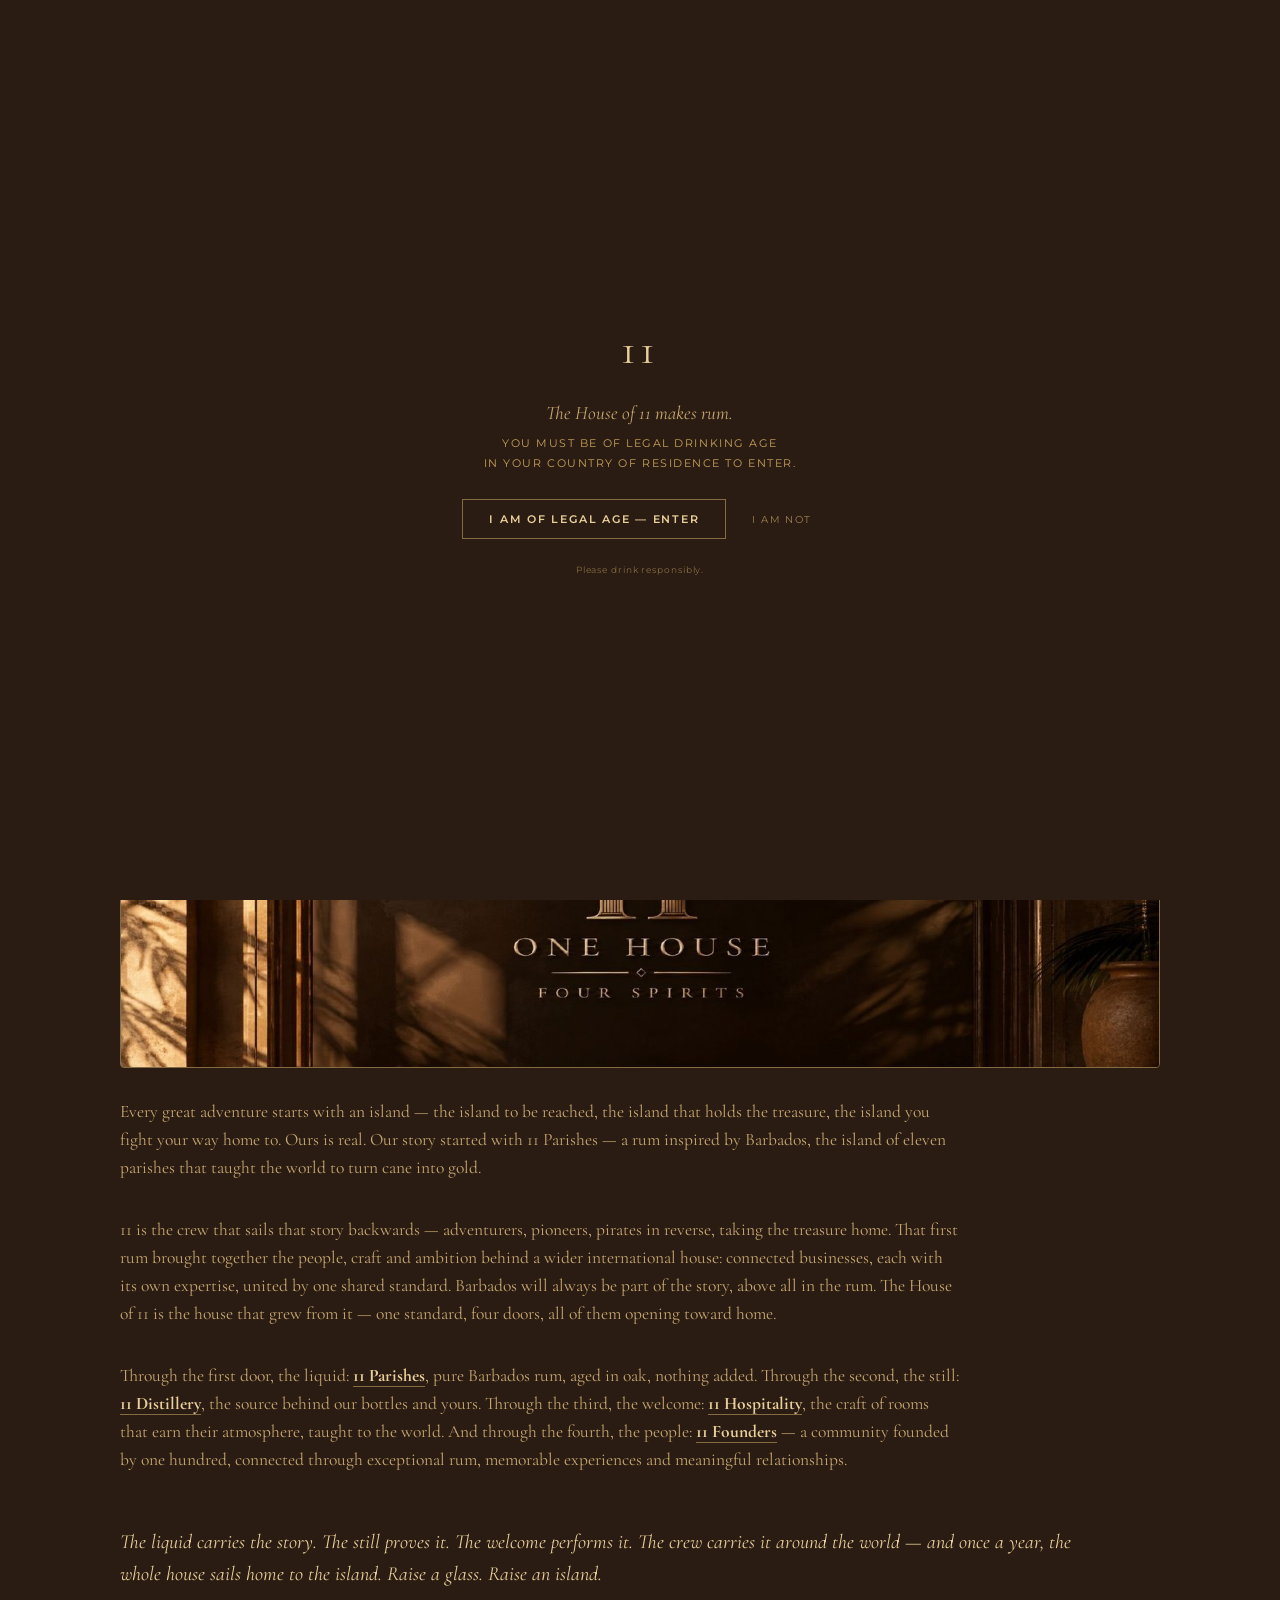
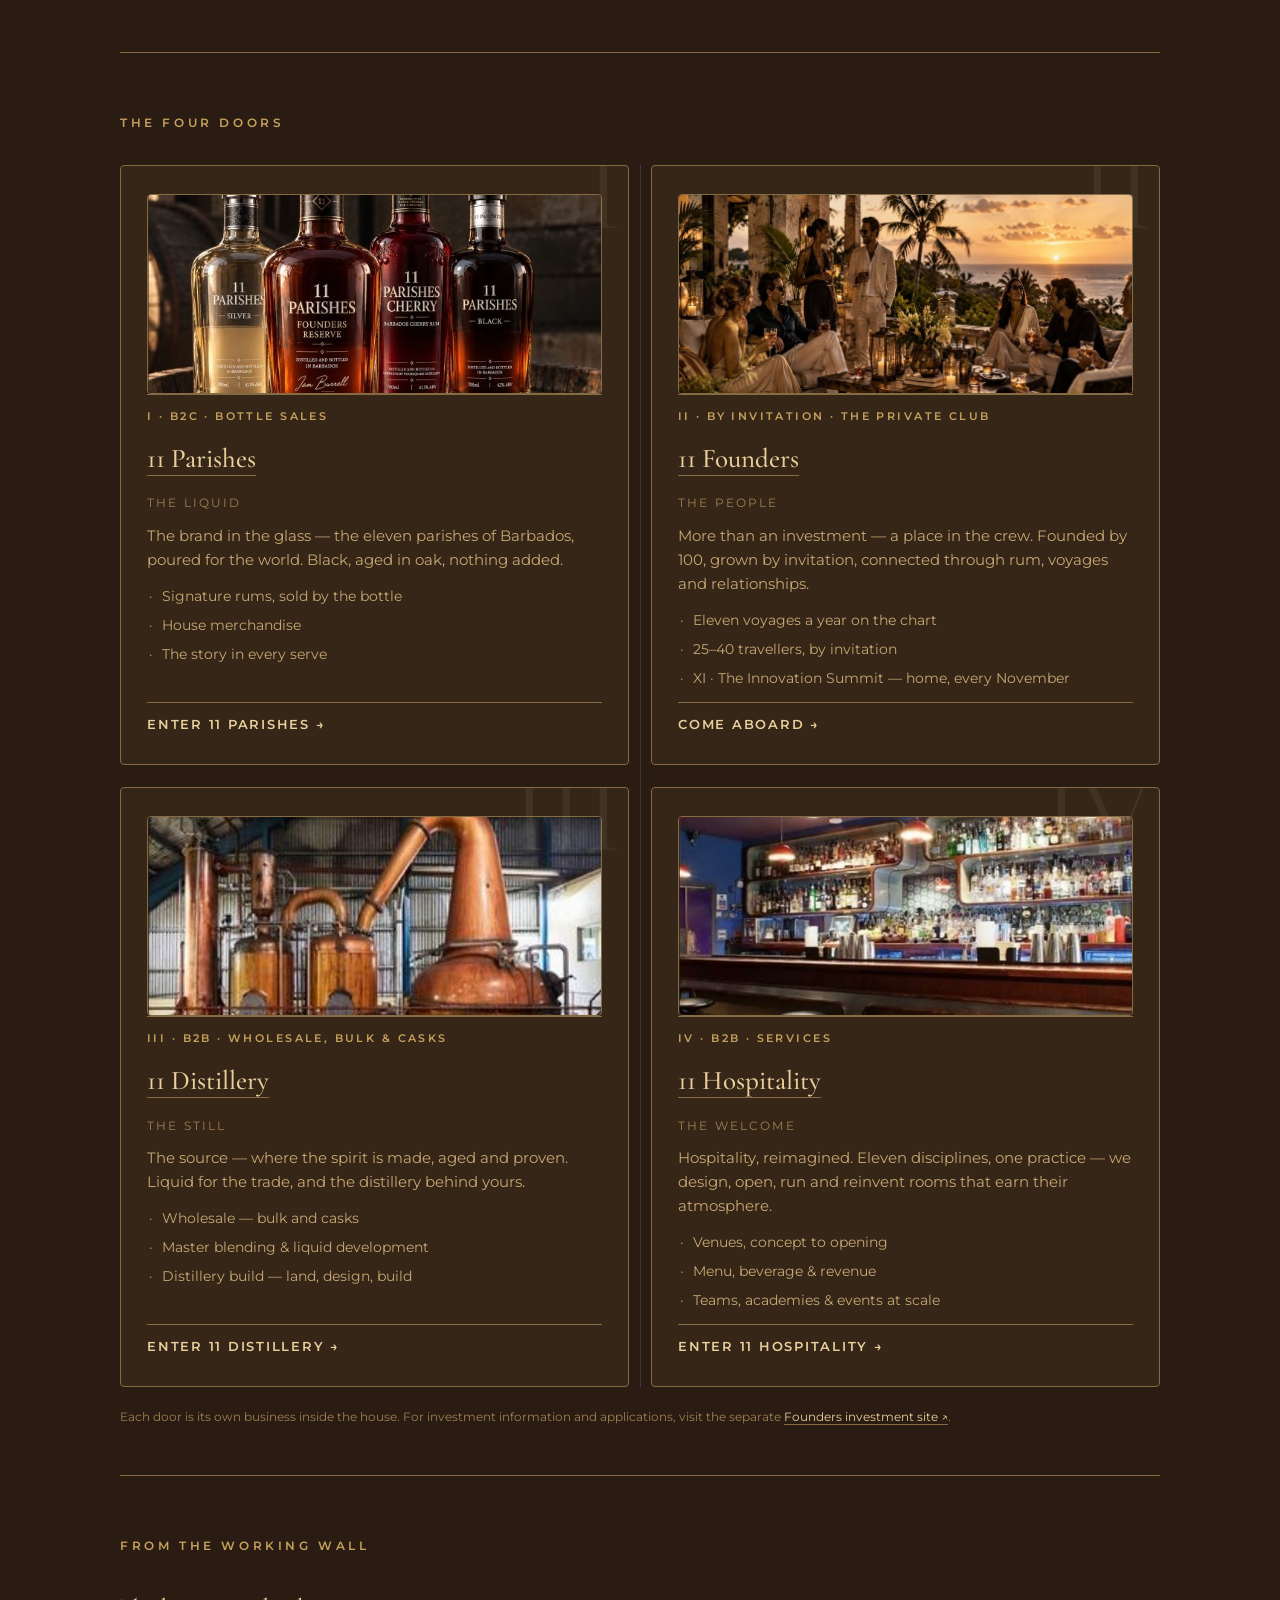
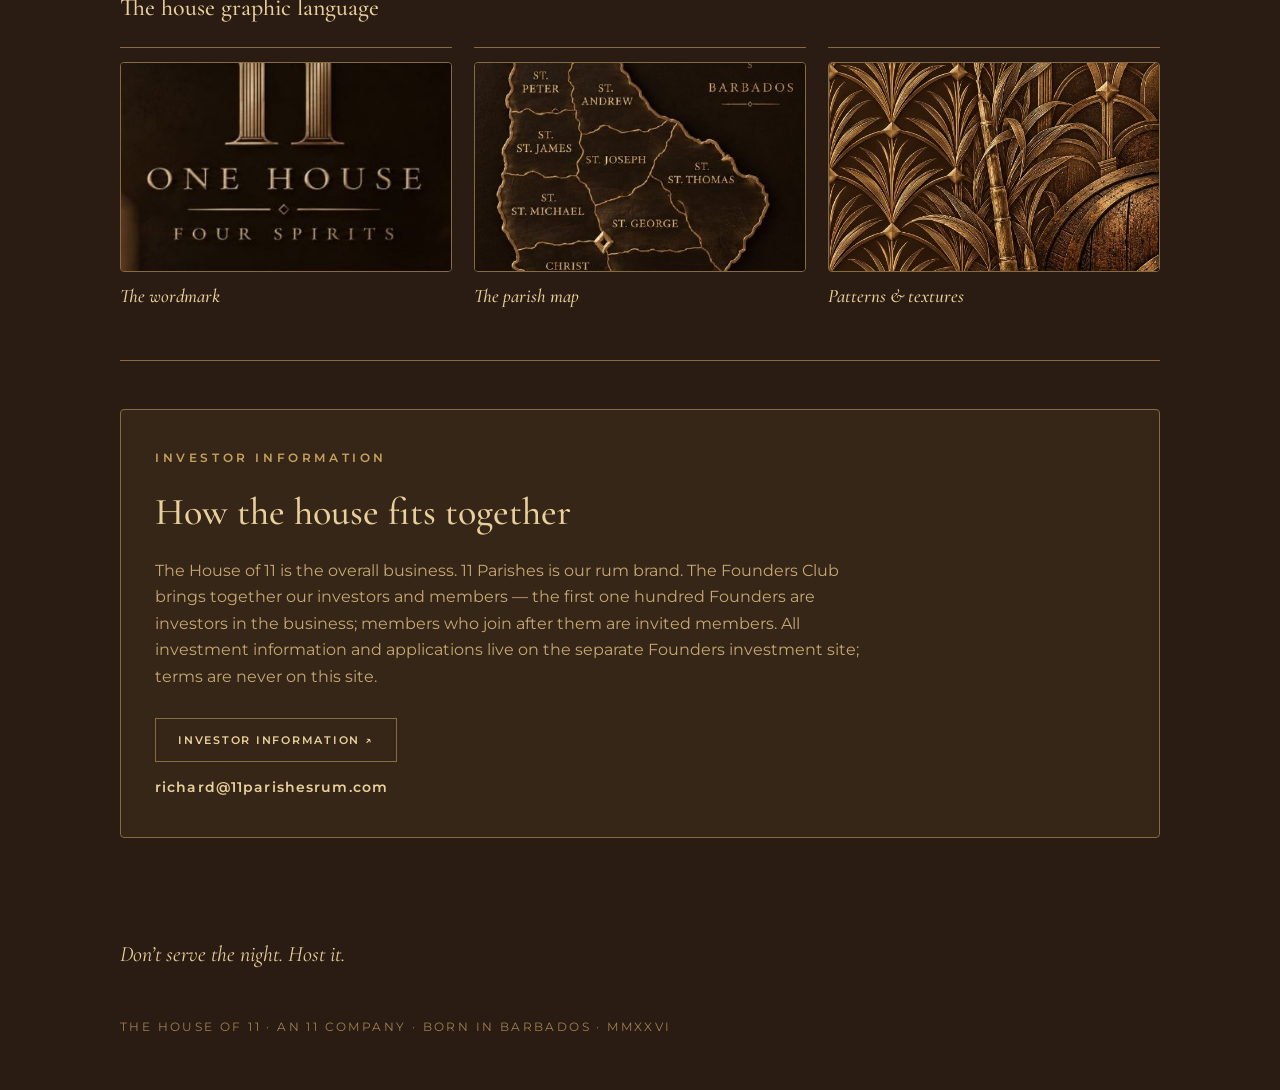
<file: index.html>
<!DOCTYPE html>
<html lang="en">
<head>
<meta charset="utf-8">
<meta name="viewport" content="width=device-width, initial-scale=1, viewport-fit=cover">
<meta name="robots" content="noindex, nofollow">
<title>The House of 11</title>
<link rel="stylesheet" href="https://fonts.googleapis.com/css2?family=Cormorant+Garamond:ital,wght@0,400;0,500;0,600;1,400;1,500&family=Montserrat:wght@400;500;600;700&display=swap">
<link rel="stylesheet" href="style.css">
<style>
.cards.doors{grid-template-columns:repeat(2,1fr);}
@media (max-width:880px){.cards.doors{grid-template-columns:1fr;}}
.story p{font-family:var(--serif); font-size:17.5px; line-height:1.6; margin:0 0 14px; max-width:48em;}
.story .pull{font-style:italic; font-size:20px; color:var(--display); margin-top:18px;}
.livelink{display:inline-block;border:1px solid var(--rule);padding:12px 22px;margin-top:14px;color:var(--display);text-decoration:none;font-family:var(--sans);font-size:11px;letter-spacing:.16em;text-transform:uppercase;font-weight:600;}
.livelink:hover{border-color:var(--kick);}
</style>
</head>
<body>
<div class="wrap">
  <header class="top">
    <div class="mark"><a class="eleven" href="index.html">11</a><span class="dom">The House of 11</span></div>
    <nav class="site">
      <a class="here" href="index.html">The House</a>
      <a href="parishes.html">Parishes</a>
      <a href="founders-club.html">Founders</a>
      <a href="distillery.html">Distillery</a>
      <a href="consultancy.html">Hospitality</a>
      <a href="why-11.html">Why 11</a>
      <a href="https://www.11parishesrum.com/" target="_blank" rel="noopener">Investors ↗</a>
    </nav>
  </header>

  <div class="horizon grain">
    <div class="sealine"></div>
    <div class="lamp"></div>
    <p class="pre">The House of 11 · An international house · Born from rum · MMXXVI</p>
    <h1>It takes<br>an island.</h1>
    <p class="lede">Three hundred years the gold sailed away. We are the crew sailing the story backwards — and this is the house we built to do it.</p>
  </div>

  <section class="story">
    <p class="kicker">The story</p>
    <h2>Born from rum. Built for much more.</h2>
    <img class="banner" src="assets/root-hero.jpg" alt="11 — One house, four spirits. The house sign in bronze on a sunlit wall." style="margin:4px 0 10px;">
    <p>Every great adventure starts with an island — the island to be reached, the island that holds the treasure, the island you fight your way home to. Ours is real. Our story started with 11 Parishes — a rum inspired by Barbados, the island of eleven parishes that taught the world to turn cane into gold.</p>
    <p>11 is the crew that sails that story backwards — adventurers, pioneers, pirates in reverse, taking the treasure home. That first rum brought together the people, craft and ambition behind a wider international house: connected businesses, each with its own expertise, united by one shared standard. Barbados will always be part of the story, above all in the rum. The House of 11 is the house that grew from it — one standard, four doors, all of them opening toward home.</p>
    <p>Through the first door, the liquid: <a href="parishes.html" style="color:var(--display)"><b>11 Parishes</b></a>, pure Barbados rum, aged in oak, nothing added. Through the second, the still: <a href="distillery.html" style="color:var(--display)"><b>11 Distillery</b></a>, the source behind our bottles and yours. Through the third, the welcome: <a href="consultancy.html" style="color:var(--display)"><b>11 Hospitality</b></a>, the craft of rooms that earn their atmosphere, taught to the world. And through the fourth, the people: <a href="founders-club.html" style="color:var(--display)"><b>11 Founders</b></a> — a community founded by one hundred, connected through exceptional rum, memorable experiences and meaningful relationships.</p>
    <p class="pull">The liquid carries the story. The still proves it. The welcome performs it. The crew carries it around the world — and once a year, the whole house sails home to the island. Raise a glass. Raise an island.</p>
  </section>

  <section>
    <p class="kicker">The four doors</p>
    <div class="cards doors doorsgrid">
      <article class="card">
        <a href="parishes.html"><img class="ph" src="assets/mark-parishes.jpg" alt="The 11 Parishes bottle family — Silver, Founders Reserve, Cherry and Black"></a>
        <span class="monu">I</span>
        <span class="ord">I · B2C · Bottle sales</span>
        <h3><a href="parishes.html" style="color:inherit;text-decoration:none;">11 Parishes</a></h3>
        <p class="abv">The liquid</p>
        <p>The brand in the glass — the eleven parishes of Barbados, poured for the world. Black, aged in oak, nothing added.</p>
        <ul>
          <li>Signature rums, sold by the bottle</li>
          <li>House merchandise</li>
          <li>The story in every serve</li>
        </ul>
        <p class="cta"><a href="parishes.html">Enter 11 Parishes</a></p>
      </article>
      <article class="card">
        <a href="founders-club.html"><img class="ph" src="assets/gathering.jpg" alt="The Barbados gathering at sunset"></a>
        <span class="monu">II</span>
        <span class="ord">II · By invitation · The private club</span>
        <h3><a href="founders-club.html" style="color:inherit;text-decoration:none;">11 Founders</a></h3>
        <p class="abv">The people</p>
        <p>More than an investment — a place in the crew. Founded by 100, grown by invitation, connected through rum, voyages and relationships.</p>
        <ul>
          <li>Eleven voyages a year on the chart</li>
          <li>25–40 travellers, by invitation</li>
          <li>XI · The Innovation Summit — home, every November</li>
        </ul>
        <p class="cta"><a href="founders-club.html">Come aboard</a></p>
      </article>
      <article class="card">
        <a href="distillery.html"><img class="ph" src="assets/mark-distillery.jpg" alt="Copper pot stills in the distillery"></a>
        <span class="monu">III</span>
        <span class="ord">III · B2B · Wholesale, bulk &amp; casks</span>
        <h3><a href="distillery.html" style="color:inherit;text-decoration:none;">11 Distillery</a></h3>
        <p class="abv">The still</p>
        <p>The source — where the spirit is made, aged and proven. Liquid for the trade, and the distillery behind yours.</p>
        <ul>
          <li>Wholesale — bulk and casks</li>
          <li>Master blending &amp; liquid development</li>
          <li>Distillery build — land, design, build</li>
        </ul>
        <p class="cta"><a href="distillery.html">Enter 11 Distillery</a></p>
      </article>
      <article class="card">
        <a href="consultancy.html"><img class="ph" src="assets/mark-consultancy.jpg" alt="A back bar, stocked and lit"></a>
        <span class="monu">IV</span>
        <span class="ord">IV · B2B · Services</span>
        <h3><a href="consultancy.html" style="color:inherit;text-decoration:none;">11 Hospitality</a></h3>
        <p class="abv">The welcome</p>
        <p>Hospitality, reimagined. Eleven disciplines, one practice — we design, open, run and reinvent rooms that earn their atmosphere.</p>
        <ul>
          <li>Venues, concept to opening</li>
          <li>Menu, beverage &amp; revenue</li>
          <li>Teams, academies &amp; events at scale</li>
        </ul>
        <p class="cta"><a href="consultancy.html">Enter 11 Hospitality</a></p>
      </article>
    </div>
    <p class="smallnote">Each door is its own business inside the house. For investment information and applications, visit the separate <a href="https://www.11parishesrum.com/" target="_blank" rel="noopener" style="color:var(--display)">Founders investment site ↗</a>.</p>
  </section>

  <section>
    <p class="kicker">From the working wall</p>
    <h2>The house graphic language</h2>
    <div class="cols">
      <div class="col"><img class="ph" src="assets/wordmark.jpg" alt="'11' wordmark treatment"><h3>The wordmark</h3></div>
      <div class="col"><img class="ph" src="assets/motif-map.jpg" alt="The parish map motif"><h3>The parish map</h3></div>
      <div class="col"><img class="ph" src="assets/texture.jpg" alt="Pattern and texture study"><h3>Patterns &amp; textures</h3></div>
    </div>
  </section>

  <section class="last" id="trade">
    <div class="band">
      <p class="kicker">Investor information</p>
      <h2>How the house fits together</h2>
      <p>The House of 11 is the overall business. 11 Parishes is our rum brand. The Founders Club brings together our investors and members — the first one hundred Founders are investors in the business; members who join after them are invited members. All investment information and applications live on the separate Founders investment site; terms are never on this site.</p>
      <p><a class="livelink" href="https://www.11parishesrum.com/" target="_blank" rel="noopener">Investor information ↗</a></p>
      <p class="mail">richard@11parishesrum.com</p>
    </div>
  </section>

  <footer>
    <p class="line">Don&rsquo;t serve the night. Host it.</p>
    <p class="small">The House of 11 · An 11 Company · Born in Barbados · MMXXVI</p>
  </footer>
</div>

<div id="agegate" role="dialog" aria-modal="true" style="position:fixed;inset:0;z-index:9999;background:#2A1C12;display:none;align-items:center;justify-content:center;text-align:center;padding:24px;">
  <div style="max-width:30em;">
    <div style="font-family:'Cormorant Garamond',Georgia,serif;font-size:44px;color:#E9CF9B;letter-spacing:.08em;">11</div>
    <p style="font-family:'Cormorant Garamond',Georgia,serif;font-style:italic;font-size:19px;color:#C7A770;line-height:1.5;margin:14px 0 6px;">The House of 11 makes rum.</p>
    <p style="font-family:Montserrat,sans-serif;font-size:11px;letter-spacing:.14em;text-transform:uppercase;color:#C6A15B;line-height:1.8;margin:0 0 22px;">You must be of legal drinking age<br>in your country of residence to enter.</p>
    <button id="ageyes" style="background:none;border:1px solid #856B42;color:#E9CF9B;font-family:Montserrat,sans-serif;font-size:11px;letter-spacing:.16em;text-transform:uppercase;font-weight:600;padding:12px 26px;cursor:pointer;margin:4px 8px;">I am of legal age — enter</button>
    <button id="ageno" style="background:none;border:none;color:#9E8052;font-family:Montserrat,sans-serif;font-size:10px;letter-spacing:.14em;text-transform:uppercase;padding:12px 10px;cursor:pointer;margin:4px;">I am not</button>
    <p style="font-family:Montserrat,sans-serif;font-size:9px;letter-spacing:.1em;color:#856B42;margin-top:20px;">Please drink responsibly.</p>
  </div>
</div>
<script>
(function(){
  var g=document.getElementById('agegate');if(!g)return;
  var ok=false;
  try{ok=sessionStorage.getItem('h11age')==='1';}catch(e){ok=false;}
  if(!ok){g.style.display='flex';document.documentElement.style.overflow='hidden';}
  var y=document.getElementById('ageyes'),n=document.getElementById('ageno');
  if(y)y.onclick=function(){try{sessionStorage.setItem('h11age','1');}catch(e){}g.style.display='none';document.documentElement.style.overflow='';};
  if(n)n.onclick=function(){window.location.href='https://www.responsibility.org/';};
})();
</script>
<a class="lampdoor" href="harbour.html" aria-label="The Harbour"><span class="lbl">The Harbour</span><span class="dot"></span></a>
</body>
</html>
</file>
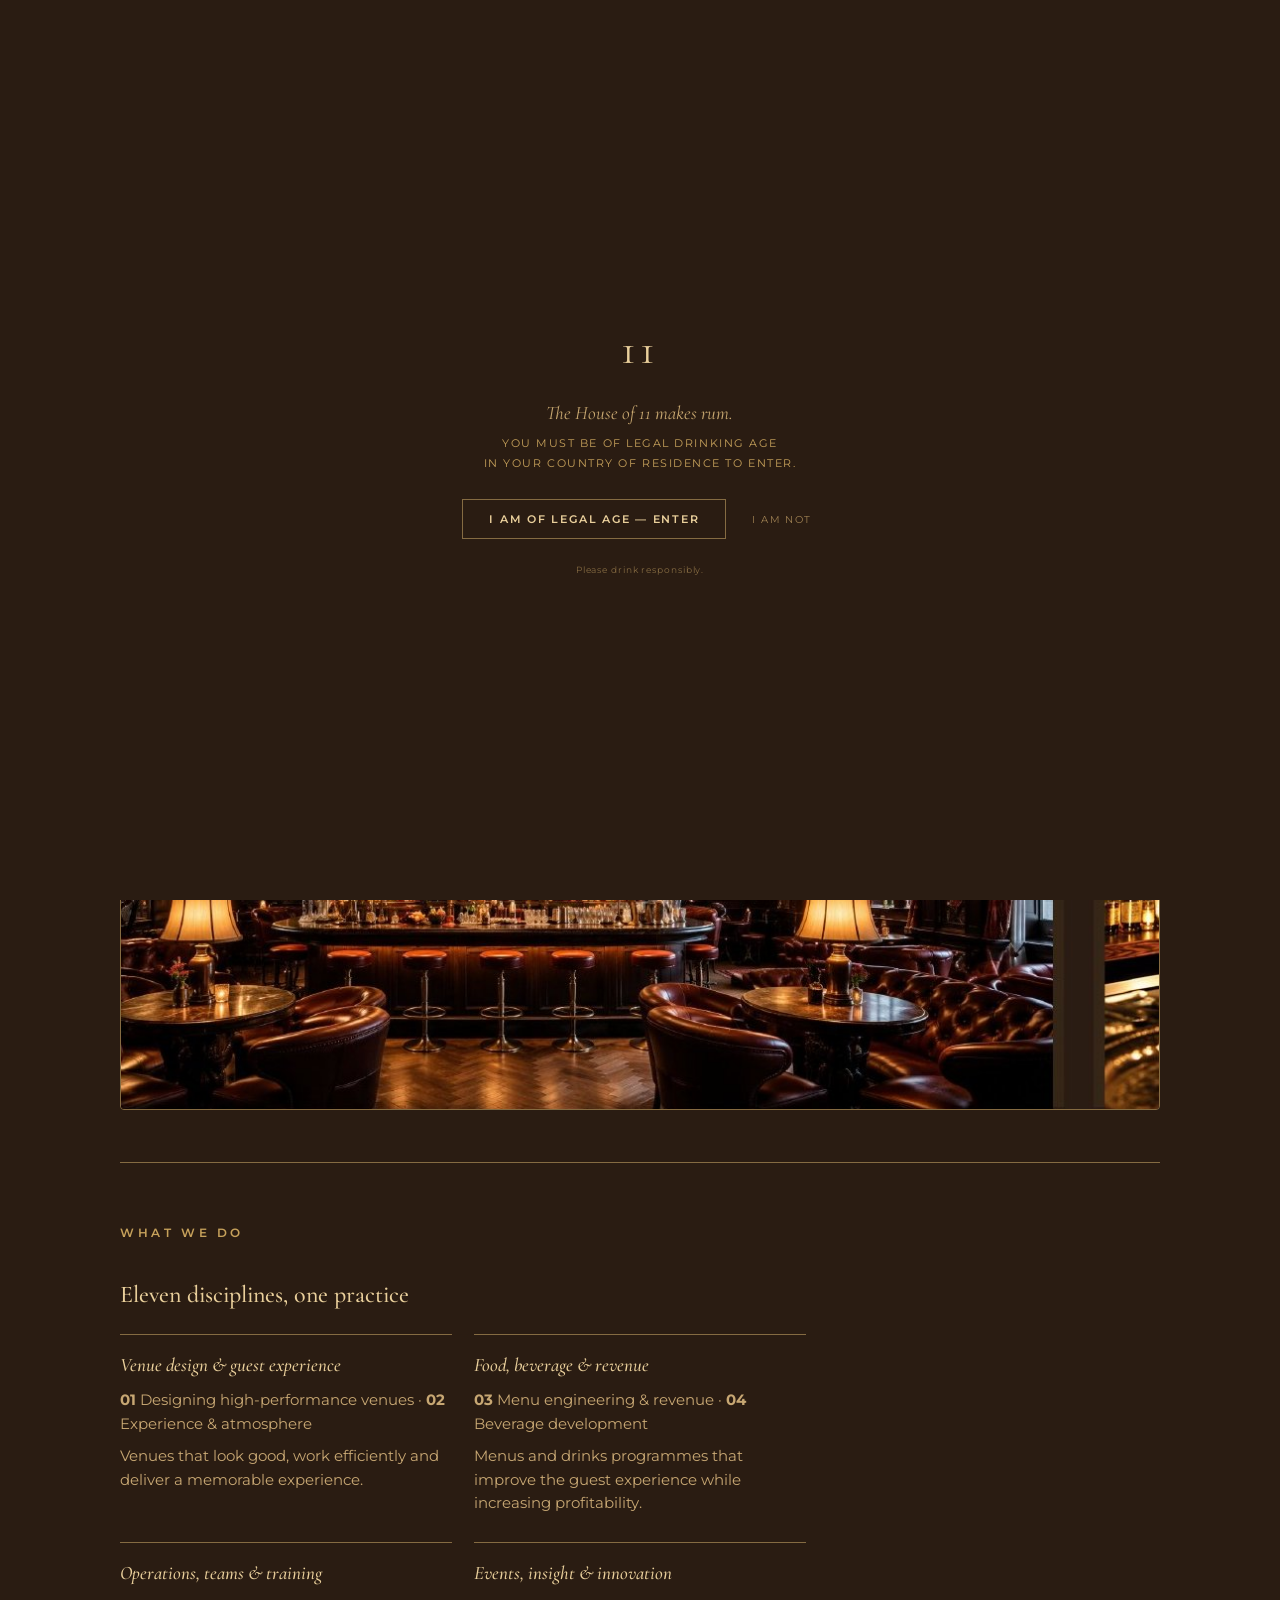
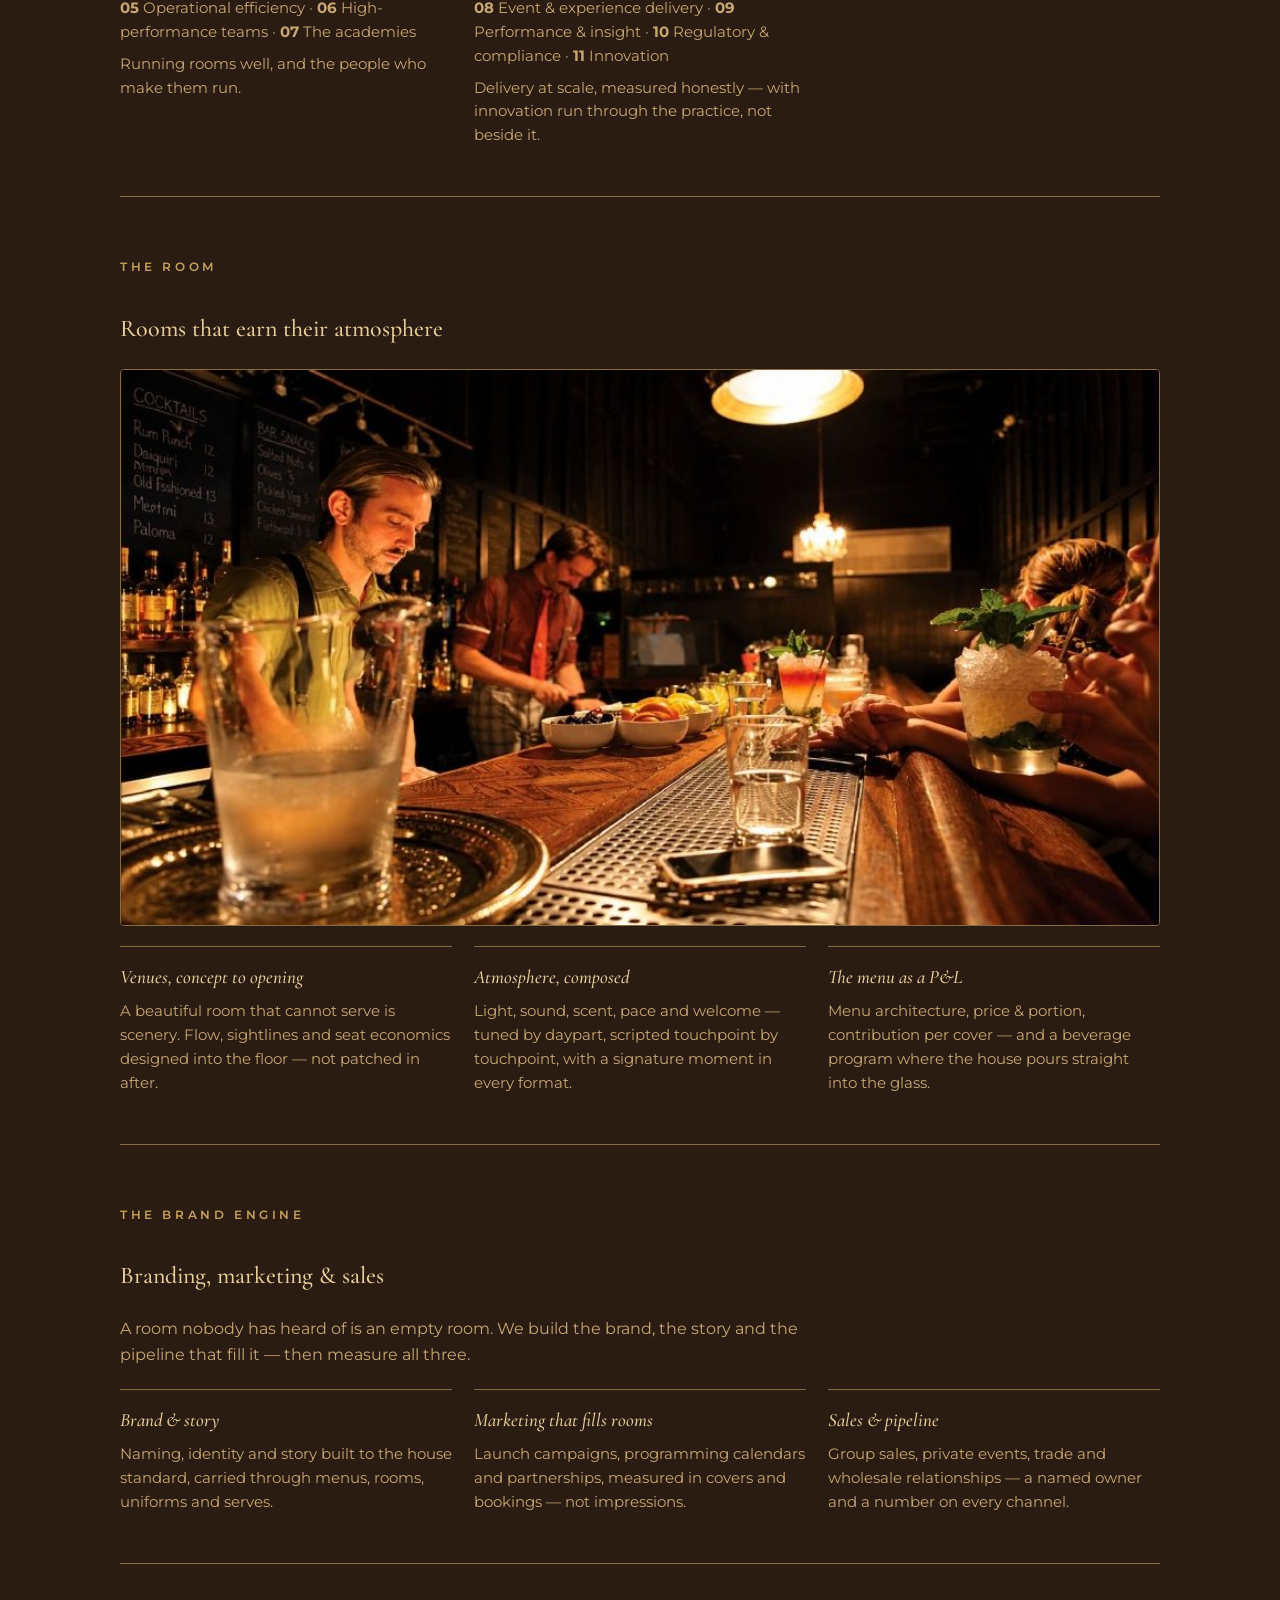
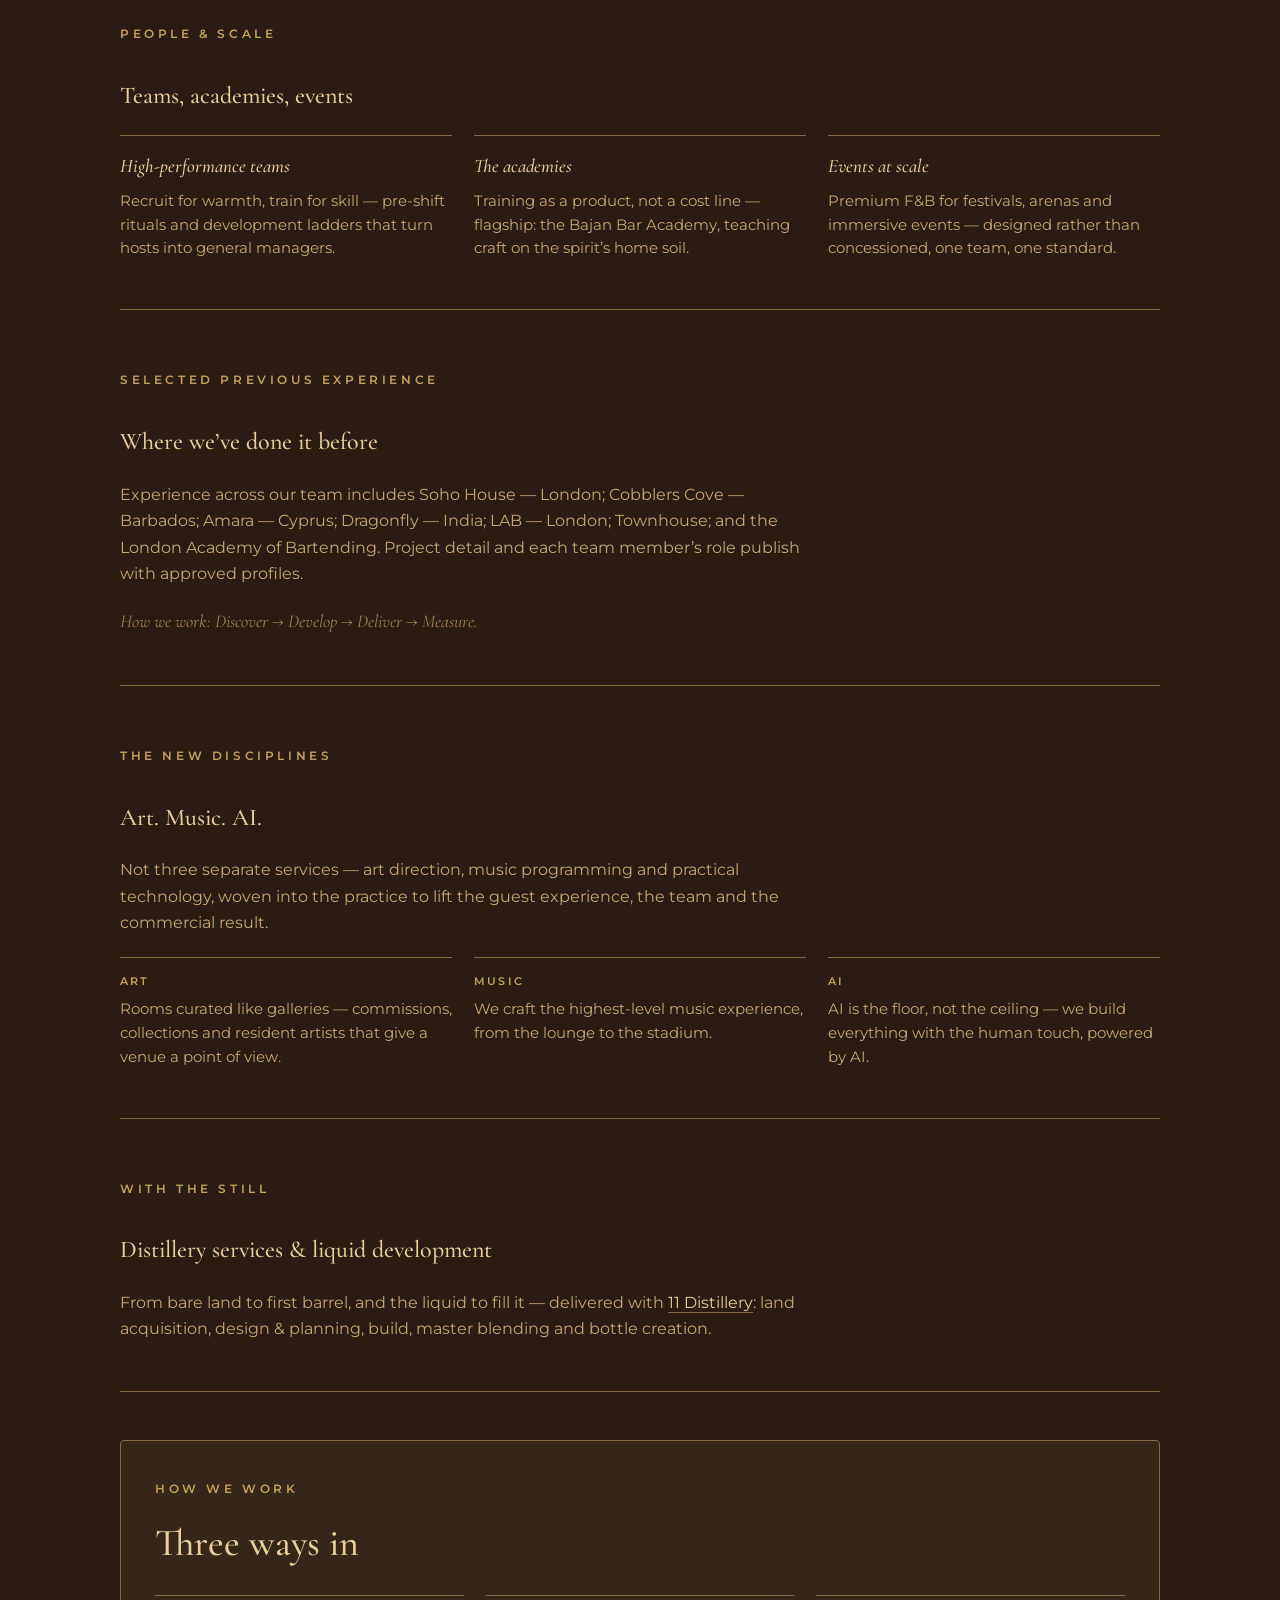
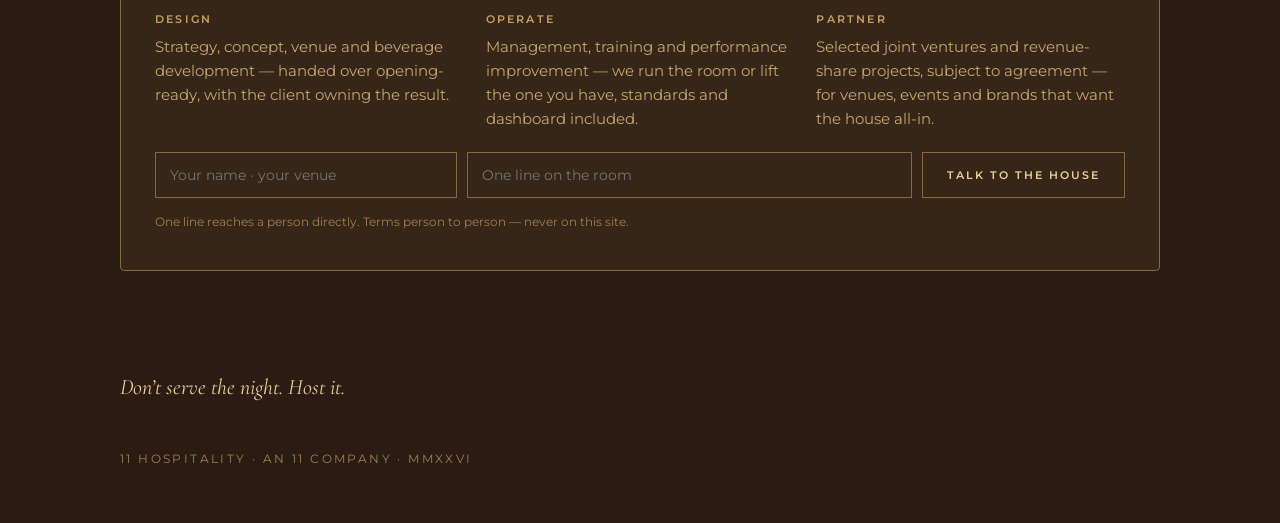
<file: consultancy.html>
<!DOCTYPE html>
<html lang="en">
<head>
<meta charset="utf-8">
<meta name="viewport" content="width=device-width, initial-scale=1, viewport-fit=cover">
<title>11 Hospitality</title>
<link rel="stylesheet" href="https://fonts.googleapis.com/css2?family=Cormorant+Garamond:ital,wght@0,400;0,500;0,600;1,400;1,500&family=Montserrat:wght@400;500;600;700&display=swap">
<link rel="stylesheet" href="style.css">
</head>
<body>
<div class="wrap">
  <header class="top">
    <div class="mark"><a class="eleven" href="index.html">11</a><span class="dom">Hospitality · The welcome</span></div>
    <nav class="site">
      <a href="index.html">The House</a>
      <a href="parishes.html">Parishes</a>
      <a href="founders-club.html">Founders</a>
      <a href="distillery.html">Distillery</a>
      <a class="here" href="consultancy.html">Hospitality</a>
      <a href="why-11.html">Why 11</a>
      <a href="https://www.11parishesrum.com/" target="_blank" rel="noopener">Investors ↗</a>
    </nav>
  </header>

  <div class="hero">
    <p class="pre">11 Hospitality</p>
    <h1>Creating exceptional<br>hospitality experiences.</h1>
    <div class="hrule"></div>
    <p class="lede">Building successful businesses. We create, develop and transform hospitality businesses — from a new venue to an existing one that needs to perform — combining years of international experience with creative thinking, operational expertise and a strong commercial understanding. A lifetime spent building some of the most exciting bars and restaurants in the world, now flying one flag.</p>
    <p class="coming">B2B · Services · By 11, born in Barbados</p>
    <img class="banner" src="assets/room.jpg" alt="A room composed to the house standard">
  </div>

  <section>
    <p class="kicker">What we do</p>
    <h2>Eleven disciplines, one practice</h2>
    <div class="cols">
      <div class="col"><h3>Venue design &amp; guest experience</h3><p><b>01</b> Designing high-performance venues · <b>02</b> Experience &amp; atmosphere</p><p>Venues that look good, work efficiently and deliver a memorable experience.</p></div>
      <div class="col"><h3>Food, beverage &amp; revenue</h3><p><b>03</b> Menu engineering &amp; revenue · <b>04</b> Beverage development</p><p>Menus and drinks programmes that improve the guest experience while increasing profitability.</p></div>
    </div>
    <div class="cols" style="padding-top:6px;">
      <div class="col"><h3>Operations, teams &amp; training</h3><p><b>05</b> Operational efficiency · <b>06</b> High-performance teams · <b>07</b> The academies</p><p>Running rooms well, and the people who make them run.</p></div>
      <div class="col"><h3>Events, insight &amp; innovation</h3><p><b>08</b> Event &amp; experience delivery · <b>09</b> Performance &amp; insight · <b>10</b> Regulatory &amp; compliance · <b>11</b> Innovation</p><p>Delivery at scale, measured honestly — with innovation run through the practice, not beside it.</p></div>
    </div>
  </section>

  <section>
    <p class="kicker">The room</p>
    <h2>Rooms that earn their atmosphere</h2>
    <img class="banner" src="assets/welcome.jpg" alt="The welcome — the room at service">
    <div class="cols">
      <div class="col"><h3>Venues, concept to opening</h3><p>A beautiful room that cannot serve is scenery. Flow, sightlines and seat economics designed into the floor — not patched in after.</p></div>
      <div class="col"><h3>Atmosphere, composed</h3><p>Light, sound, scent, pace and welcome — tuned by daypart, scripted touchpoint by touchpoint, with a signature moment in every format.</p></div>
      <div class="col"><h3>The menu as a P&amp;L</h3><p>Menu architecture, price &amp; portion, contribution per cover — and a beverage program where the house pours straight into the glass.</p></div>
    </div>
  </section>

  <section>
    <p class="kicker">The brand engine</p>
    <h2>Branding, marketing &amp; sales</h2>
    <p class="lede">A room nobody has heard of is an empty room. We build the brand, the story and the pipeline that fill it — then measure all three.</p>
    <div class="cols">
      <div class="col"><h3>Brand &amp; story</h3><p>Naming, identity and story built to the house standard, carried through menus, rooms, uniforms and serves.</p></div>
      <div class="col"><h3>Marketing that fills rooms</h3><p>Launch campaigns, programming calendars and partnerships, measured in covers and bookings — not impressions.</p></div>
      <div class="col"><h3>Sales &amp; pipeline</h3><p>Group sales, private events, trade and wholesale relationships — a named owner and a number on every channel.</p></div>
    </div>
  </section>

  <section>
    <p class="kicker">People &amp; scale</p>
    <h2>Teams, academies, events</h2>
    <div class="cols">
      <div class="col"><h3>High-performance teams</h3><p>Recruit for warmth, train for skill — pre-shift rituals and development ladders that turn hosts into general managers.</p></div>
      <div class="col"><h3>The academies</h3><p>Training as a product, not a cost line — flagship: the Bajan Bar Academy, teaching craft on the spirit&rsquo;s home soil.</p></div>
      <div class="col"><h3>Events at scale</h3><p>Premium F&amp;B for festivals, arenas and immersive events — designed rather than concessioned, one team, one standard.</p></div>
    </div>
  </section>

  <section>
    <p class="kicker">Selected previous experience</p>
    <h2>Where we&rsquo;ve done it before</h2>
    <p class="lede">Experience across our team includes Soho House — London; Cobblers Cove — Barbados; Amara — Cyprus; Dragonfly — India; LAB — London; Townhouse; and the London Academy of Bartending. Project detail and each team member&rsquo;s role publish with approved profiles.</p>
    <p class="reserve">How we work: Discover → Develop → Deliver → Measure.</p>
  </section>

  <section>
    <p class="kicker">The new disciplines</p>
    <h2>Art. Music. AI.</h2>
    <p class="lede">Not three separate services — art direction, music programming and practical technology, woven into the practice to lift the guest experience, the team and the commercial result.</p>
    <div class="cols">
      <div class="col"><span class="tag">Art</span><p>Rooms curated like galleries — commissions, collections and resident artists that give a venue a point of view.</p></div>
      <div class="col"><span class="tag">Music</span><p>We craft the highest-level music experience, from the lounge to the stadium.</p></div>
      <div class="col"><span class="tag">AI</span><p>AI is the floor, not the ceiling — we build everything with the human touch, powered by AI.</p></div>
    </div>
  </section>

  <section>
    <p class="kicker">With the still</p>
    <h2>Distillery services &amp; liquid development</h2>
    <p class="lede">From bare land to first barrel, and the liquid to fill it — delivered with <a href="distillery.html">11 Distillery</a>: land acquisition, design &amp; planning, build, master blending and bottle creation.</p>
  </section>

  <section class="last">
    <div class="band">
      <p class="kicker">How we work</p>
      <h2>Three ways in</h2>
      <div class="cols" style="padding-top:6px;">
        <div class="col"><span class="tag">Design</span><p>Strategy, concept, venue and beverage development — handed over opening-ready, with the client owning the result.</p></div>
        <div class="col"><span class="tag">Operate</span><p>Management, training and performance improvement — we run the room or lift the one you have, standards and dashboard included.</p></div>
        <div class="col"><span class="tag">Partner</span><p>Selected joint ventures and revenue-share projects, subject to agreement — for venues, events and brands that want the house all-in.</p></div>
      </div>
      <form class="row" id="roomform" style="display:flex;gap:10px;flex-wrap:wrap;margin-top:6px;">
        <input type="text" id="rname" placeholder="Your name &middot; your venue" required style="flex:1 1 220px;background:transparent;border:1px solid var(--rule);color:var(--display);font-family:var(--sans);font-size:14px;padding:12px 14px;min-height:46px;">
        <input type="text" id="rbrief" placeholder="One line on the room" required style="flex:2 1 280px;background:transparent;border:1px solid var(--rule);color:var(--display);font-family:var(--sans);font-size:14px;padding:12px 14px;min-height:46px;">
        <button type="submit" style="background:none;border:1px solid var(--rule);color:var(--display);font-family:var(--sans);font-size:11px;letter-spacing:.18em;text-transform:uppercase;font-weight:600;padding:12px 24px;min-height:46px;cursor:pointer;">Talk to the house</button>
      </form>
      <p class="smallnote">One line reaches a person directly. Terms person to person — never on this site.</p>
    </div>
  </section>

  <footer>
    <p class="line">Don&rsquo;t serve the night. Host it.</p>
    <p class="small">11 Hospitality · An 11 company · MMXXVI</p>
  </footer>
</div>

<div id="agegate" role="dialog" aria-modal="true" style="position:fixed;inset:0;z-index:9999;background:#2A1C12;display:none;align-items:center;justify-content:center;text-align:center;padding:24px;">
  <div style="max-width:30em;">
    <div style="font-family:'Cormorant Garamond',Georgia,serif;font-size:44px;color:#E9CF9B;letter-spacing:.08em;">11</div>
    <p style="font-family:'Cormorant Garamond',Georgia,serif;font-style:italic;font-size:19px;color:#C7A770;line-height:1.5;margin:14px 0 6px;">The House of 11 makes rum.</p>
    <p style="font-family:Montserrat,sans-serif;font-size:11px;letter-spacing:.14em;text-transform:uppercase;color:#C6A15B;line-height:1.8;margin:0 0 22px;">You must be of legal drinking age<br>in your country of residence to enter.</p>
    <button id="ageyes" style="background:none;border:1px solid #856B42;color:#E9CF9B;font-family:Montserrat,sans-serif;font-size:11px;letter-spacing:.16em;text-transform:uppercase;font-weight:600;padding:12px 26px;cursor:pointer;margin:4px 8px;">I am of legal age — enter</button>
    <button id="ageno" style="background:none;border:none;color:#9E8052;font-family:Montserrat,sans-serif;font-size:10px;letter-spacing:.14em;text-transform:uppercase;padding:12px 10px;cursor:pointer;margin:4px;">I am not</button>
    <p style="font-family:Montserrat,sans-serif;font-size:9px;letter-spacing:.1em;color:#856B42;margin-top:20px;">Please drink responsibly.</p>
  </div>
</div>
<script>
(function(){
  var g=document.getElementById('agegate');if(!g)return;
  var ok=false;
  try{ok=sessionStorage.getItem('h11age')==='1';}catch(e){ok=false;}
  if(!ok){g.style.display='flex';document.documentElement.style.overflow='hidden';}
  var y=document.getElementById('ageyes'),n=document.getElementById('ageno');
  if(y)y.onclick=function(){try{sessionStorage.setItem('h11age','1');}catch(e){}g.style.display='none';document.documentElement.style.overflow='';};
  if(n)n.onclick=function(){window.location.href='https://www.responsibility.org/';};
})();
</script>
<script>
(function(){var f=document.getElementById('roomform');if(!f)return;f.addEventListener('submit',function(e){e.preventDefault();location.href='mailto:richard@11parishesrum.com?subject='+encodeURIComponent('The room \u2014 11 Hospitality')+'&body='+encodeURIComponent('From: '+document.getElementById('rname').value+'\nThe room: '+document.getElementById('rbrief').value+'\n\nSent from housesof11.com.');});})();
</script>
<a class="lampdoor" href="harbour.html" aria-label="The Harbour"><span class="lbl">The Harbour</span><span class="dot"></span></a>
</body>
</html>
</file>
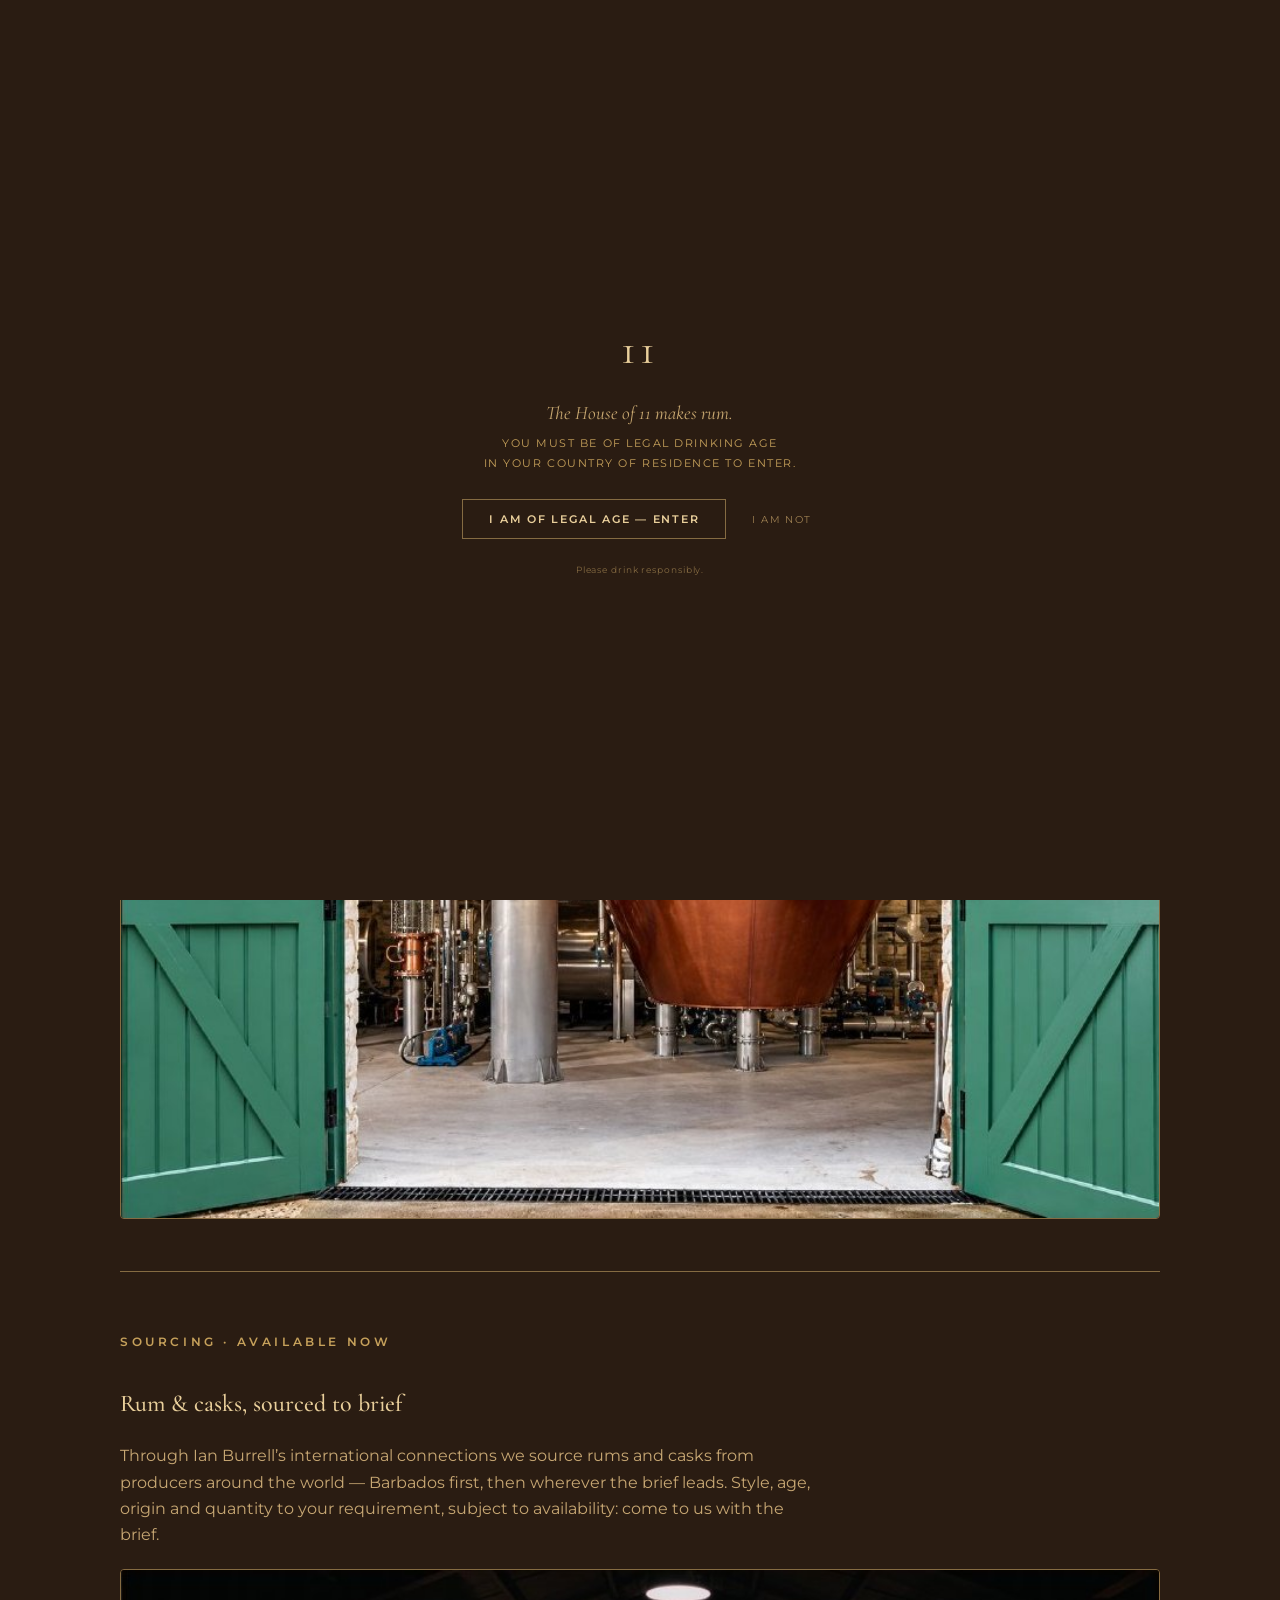
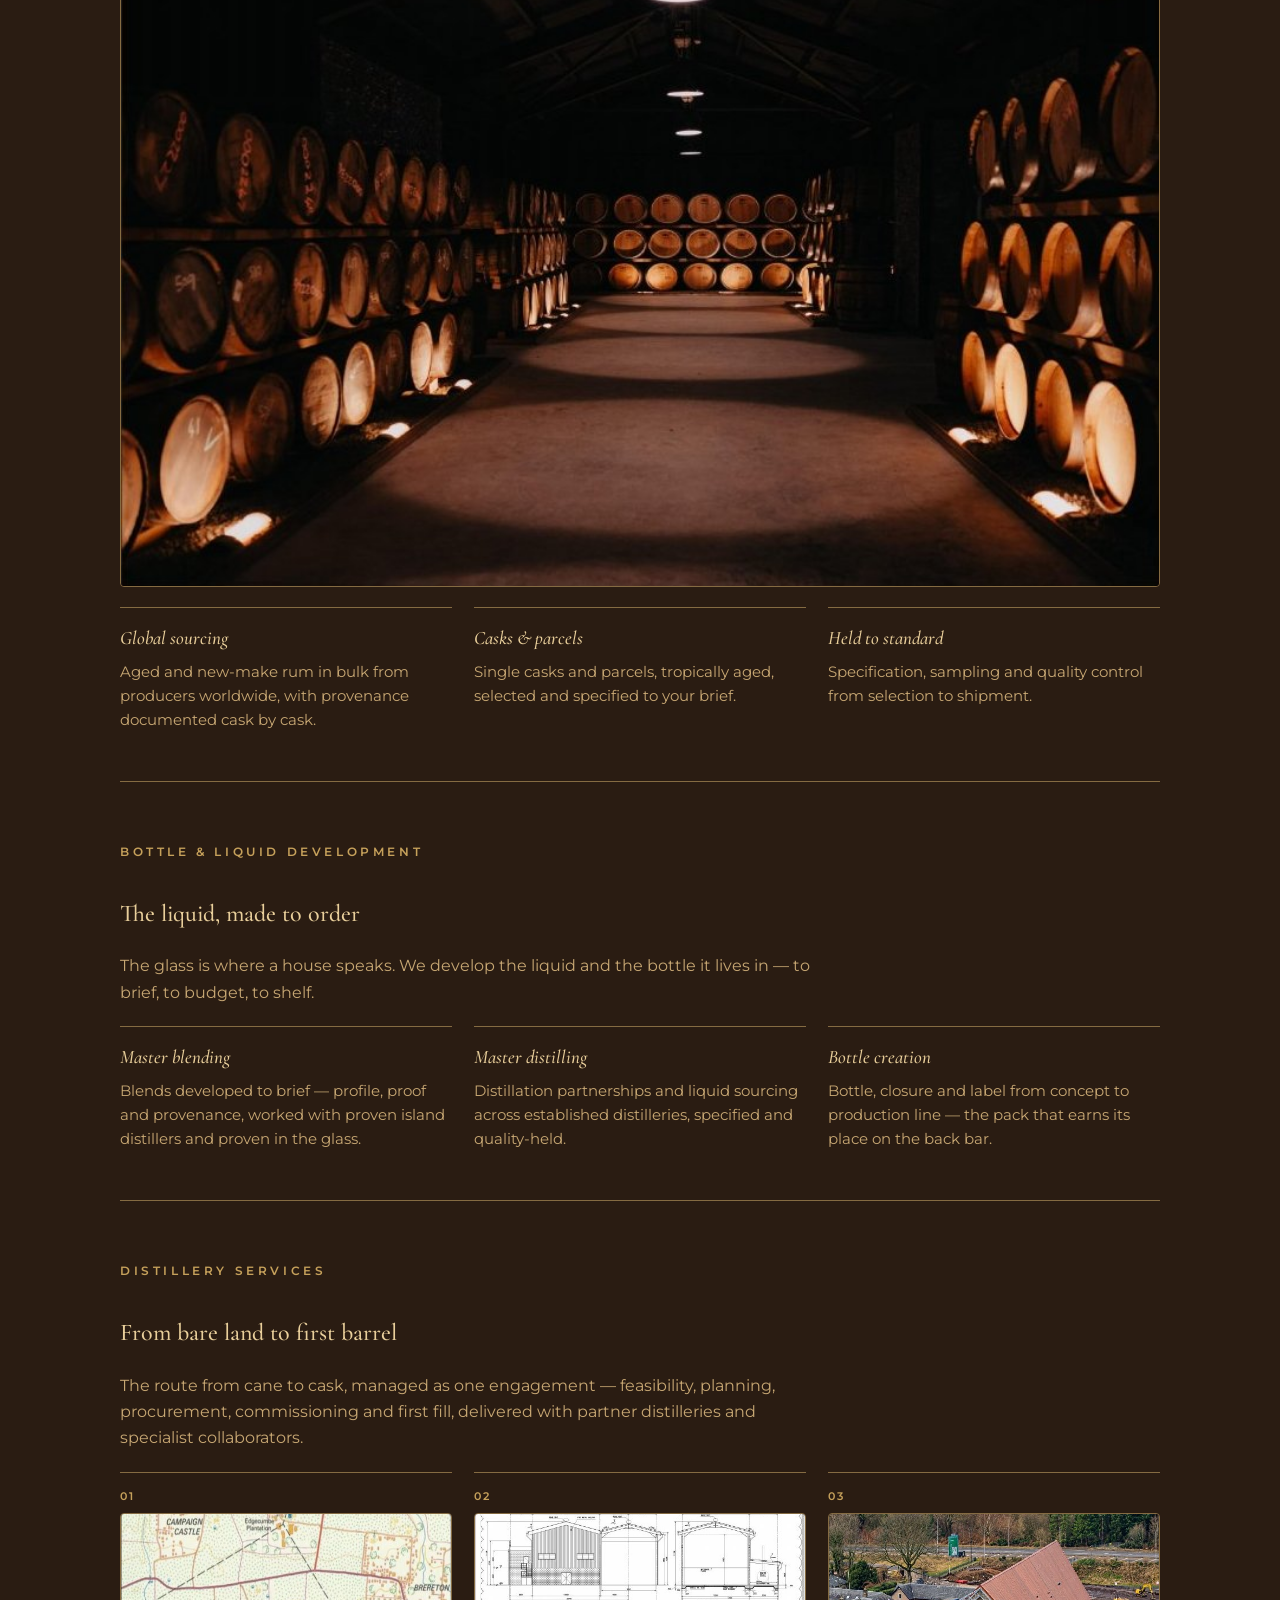
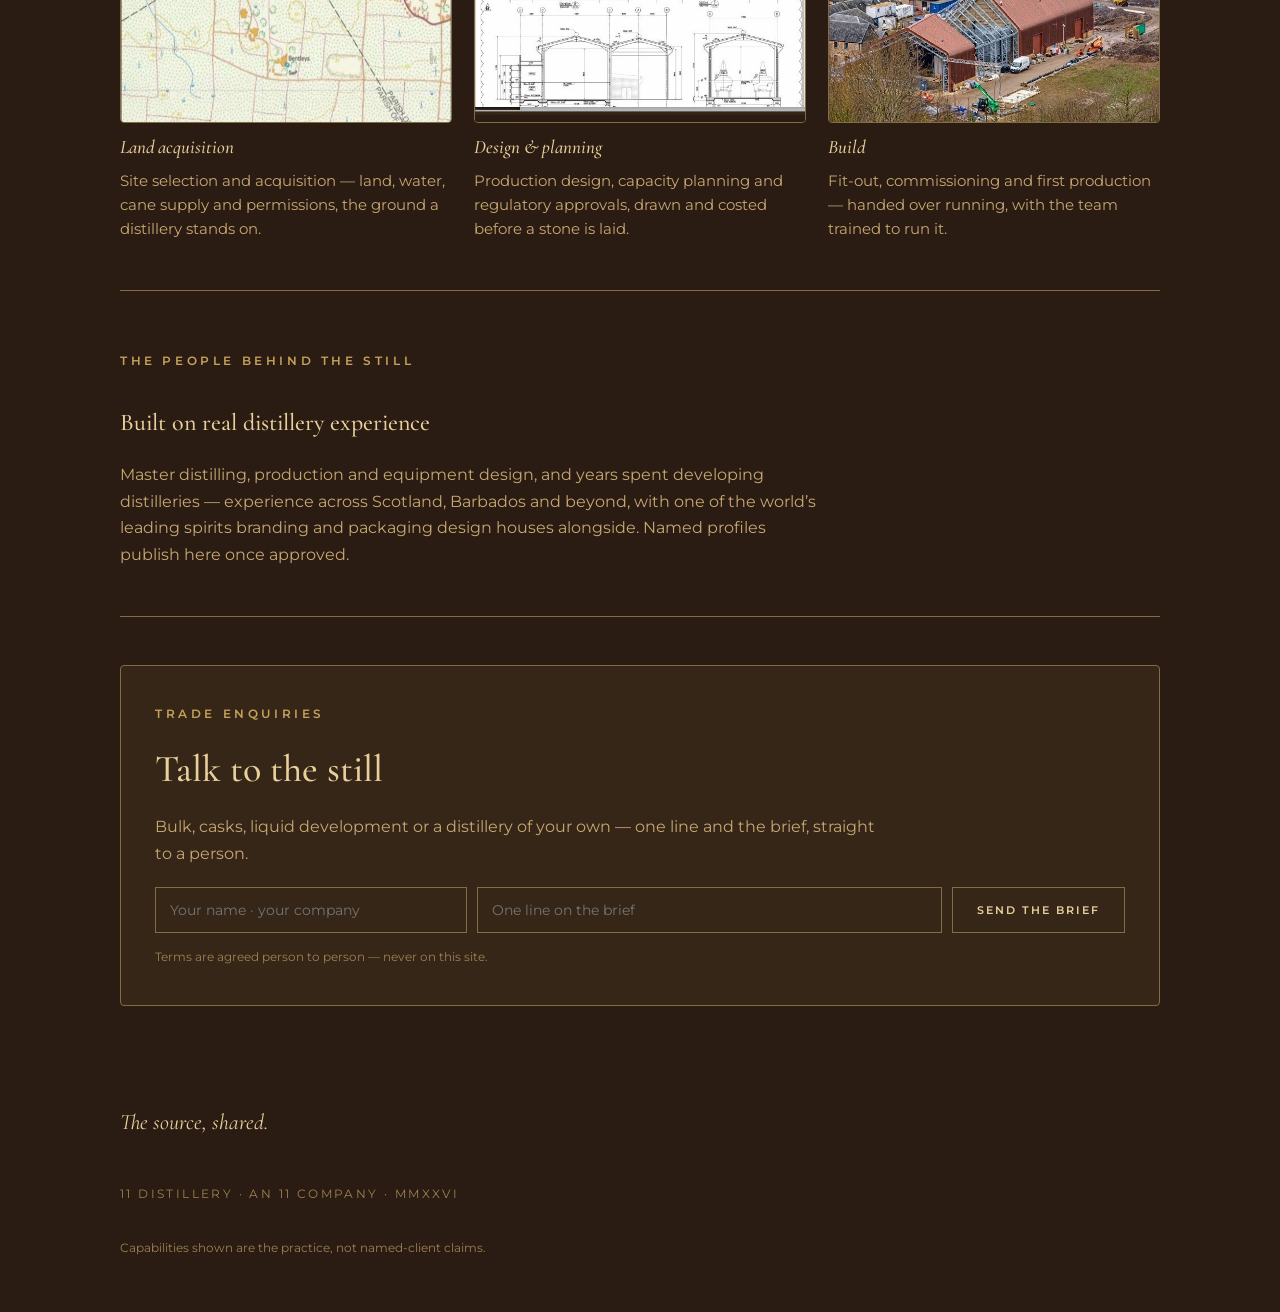
<file: distillery.html>
<!DOCTYPE html>
<html lang="en">
<head>
<meta charset="utf-8">
<meta name="viewport" content="width=device-width, initial-scale=1, viewport-fit=cover">
<title>11 Distillery</title>
<link rel="stylesheet" href="https://fonts.googleapis.com/css2?family=Cormorant+Garamond:ital,wght@0,400;0,500;0,600;1,400;1,500&family=Montserrat:wght@400;500;600;700&display=swap">
<link rel="stylesheet" href="style.css">
</head>
<body>
<div class="wrap">
  <header class="top">
    <div class="mark"><a class="eleven" href="index.html">11</a><span class="dom">Distillery · The still</span></div>
    <nav class="site">
      <a href="index.html">The House</a>
      <a href="parishes.html">Parishes</a>
      <a href="founders-club.html">Founders</a>
      <a class="here" href="distillery.html">Distillery</a>
      <a href="consultancy.html">Hospitality</a>
      <a href="why-11.html">Why 11</a>
      <a href="https://www.11parishesrum.com/" target="_blank" rel="noopener">Investors ↗</a>
    </nav>
  </header>

  <div class="hero">
    <p class="pre">The still</p>
    <h1>Rum sourcing, blending and<br>distillery development.</h1>
    <div class="hrule"></div>
    <p class="lede">We are not a distillery — we are the people who source, blend and build. Rum and casks from around the world, master blending to brief, and the full route from bare land to first barrel, delivered for clients. Pioneer&rsquo;s work — and the route we&rsquo;re charting points home, toward stills powered by the island&rsquo;s own sea.</p>
    <p class="coming">B2B · Sourcing, blending &amp; development · Trade only</p>
    <img class="banner" src="assets/still.jpg" alt="Copper pot and column stills">
  </div>

  <section>
    <p class="kicker">Sourcing · available now</p>
    <h2>Rum &amp; casks, sourced to brief</h2>
    <p class="lede">Through Ian Burrell&rsquo;s international connections we source rums and casks from producers around the world — Barbados first, then wherever the brief leads. Style, age, origin and quantity to your requirement, subject to availability: come to us with the brief.</p>
    <img class="banner" src="assets/casks.jpg" alt="Casks resting in the warehouse">
    <div class="cols">
      <div class="col"><h3>Global sourcing</h3><p>Aged and new-make rum in bulk from producers worldwide, with provenance documented cask by cask.</p></div>
      <div class="col"><h3>Casks &amp; parcels</h3><p>Single casks and parcels, tropically aged, selected and specified to your brief.</p></div>
      <div class="col"><h3>Held to standard</h3><p>Specification, sampling and quality control from selection to shipment.</p></div>
    </div>
  </section>

  <section>
    <p class="kicker">Bottle &amp; liquid development</p>
    <h2>The liquid, made to order</h2>
    <p class="lede">The glass is where a house speaks. We develop the liquid and the bottle it lives in — to brief, to budget, to shelf.</p>
    <div class="cols">
      <div class="col"><h3>Master blending</h3><p>Blends developed to brief — profile, proof and provenance, worked with proven island distillers and proven in the glass.</p></div>
      <div class="col"><h3>Master distilling</h3><p>Distillation partnerships and liquid sourcing across established distilleries, specified and quality-held.</p></div>
      <div class="col"><h3>Bottle creation</h3><p>Bottle, closure and label from concept to production line — the pack that earns its place on the back bar.</p></div>
    </div>
  </section>

  <section>
    <p class="kicker">Distillery services</p>
    <h2>From bare land to first barrel</h2>
    <p class="lede">The route from cane to cask, managed as one engagement — feasibility, planning, procurement, commissioning and first fill, delivered with partner distilleries and specialist collaborators.</p>
    <div class="cols">
      <div class="col"><span class="tag">01</span><img class="ph" src="assets/land.jpg" alt="Cane land"><h3>Land acquisition</h3><p>Site selection and acquisition — land, water, cane supply and permissions, the ground a distillery stands on.</p></div>
      <div class="col"><span class="tag">02</span><img class="ph" src="assets/design-planning.jpg" alt="Design and planning drawings"><h3>Design &amp; planning</h3><p>Production design, capacity planning and regulatory approvals, drawn and costed before a stone is laid.</p></div>
      <div class="col"><span class="tag">03</span><img class="ph" src="assets/build.jpg" alt="The build"><h3>Build</h3><p>Fit-out, commissioning and first production — handed over running, with the team trained to run it.</p></div>
    </div>
  </section>

  <section>
    <p class="kicker">The people behind the still</p>
    <h2>Built on real distillery experience</h2>
    <p class="lede">Master distilling, production and equipment design, and years spent developing distilleries — experience across Scotland, Barbados and beyond, with one of the world&rsquo;s leading spirits branding and packaging design houses alongside. Named profiles publish here once approved.</p>
  </section>

  <section class="last">
    <div class="band">
      <p class="kicker">Trade enquiries</p>
      <h2>Talk to the still</h2>
      <p>Bulk, casks, liquid development or a distillery of your own — one line and the brief, straight to a person.</p>
      <form class="row quietrow" id="tradeform" style="display:flex;gap:10px;flex-wrap:wrap;margin-top:6px;">
        <input type="text" id="tname" placeholder="Your name &middot; your company" required style="flex:1 1 220px;background:transparent;border:1px solid var(--rule);color:var(--display);font-family:var(--sans);font-size:14px;padding:12px 14px;min-height:46px;">
        <input type="text" id="tbrief" placeholder="One line on the brief" required style="flex:2 1 280px;background:transparent;border:1px solid var(--rule);color:var(--display);font-family:var(--sans);font-size:14px;padding:12px 14px;min-height:46px;">
        <button type="submit" style="background:none;border:1px solid var(--rule);color:var(--display);font-family:var(--sans);font-size:11px;letter-spacing:.18em;text-transform:uppercase;font-weight:600;padding:12px 24px;min-height:46px;cursor:pointer;">Send the brief</button>
      </form>
      <p class="smallnote">Terms are agreed person to person — never on this site.</p>
    </div>
  </section>

  <footer>
    <p class="line">The source, shared.</p>
    <p class="small">11 Distillery · An 11 company · MMXXVI</p>
    <p class="note">Capabilities shown are the practice, not named-client claims.</p>
  </footer>
</div>

<div id="agegate" role="dialog" aria-modal="true" style="position:fixed;inset:0;z-index:9999;background:#2A1C12;display:none;align-items:center;justify-content:center;text-align:center;padding:24px;">
  <div style="max-width:30em;">
    <div style="font-family:'Cormorant Garamond',Georgia,serif;font-size:44px;color:#E9CF9B;letter-spacing:.08em;">11</div>
    <p style="font-family:'Cormorant Garamond',Georgia,serif;font-style:italic;font-size:19px;color:#C7A770;line-height:1.5;margin:14px 0 6px;">The House of 11 makes rum.</p>
    <p style="font-family:Montserrat,sans-serif;font-size:11px;letter-spacing:.14em;text-transform:uppercase;color:#C6A15B;line-height:1.8;margin:0 0 22px;">You must be of legal drinking age<br>in your country of residence to enter.</p>
    <button id="ageyes" style="background:none;border:1px solid #856B42;color:#E9CF9B;font-family:Montserrat,sans-serif;font-size:11px;letter-spacing:.16em;text-transform:uppercase;font-weight:600;padding:12px 26px;cursor:pointer;margin:4px 8px;">I am of legal age — enter</button>
    <button id="ageno" style="background:none;border:none;color:#9E8052;font-family:Montserrat,sans-serif;font-size:10px;letter-spacing:.14em;text-transform:uppercase;padding:12px 10px;cursor:pointer;margin:4px;">I am not</button>
    <p style="font-family:Montserrat,sans-serif;font-size:9px;letter-spacing:.1em;color:#856B42;margin-top:20px;">Please drink responsibly.</p>
  </div>
</div>
<script>
(function(){
  var g=document.getElementById('agegate');if(!g)return;
  var ok=false;
  try{ok=sessionStorage.getItem('h11age')==='1';}catch(e){ok=false;}
  if(!ok){g.style.display='flex';document.documentElement.style.overflow='hidden';}
  var y=document.getElementById('ageyes'),n=document.getElementById('ageno');
  if(y)y.onclick=function(){try{sessionStorage.setItem('h11age','1');}catch(e){}g.style.display='none';document.documentElement.style.overflow='';};
  if(n)n.onclick=function(){window.location.href='https://www.responsibility.org/';};
})();
</script>
<script>
(function(){var f=document.getElementById('tradeform');if(!f)return;f.addEventListener('submit',function(e){e.preventDefault();location.href='mailto:richard@11parishesrum.com?subject='+encodeURIComponent('Trade brief \u2014 11 Distillery')+'&body='+encodeURIComponent('From: '+document.getElementById('tname').value+'\nBrief: '+document.getElementById('tbrief').value+'\n\nSent from the trade line at housesof11.com.');});})();
</script>
<a class="lampdoor" href="harbour.html" aria-label="The Harbour"><span class="lbl">The Harbour</span><span class="dot"></span></a>
</body>
</html>
</file>
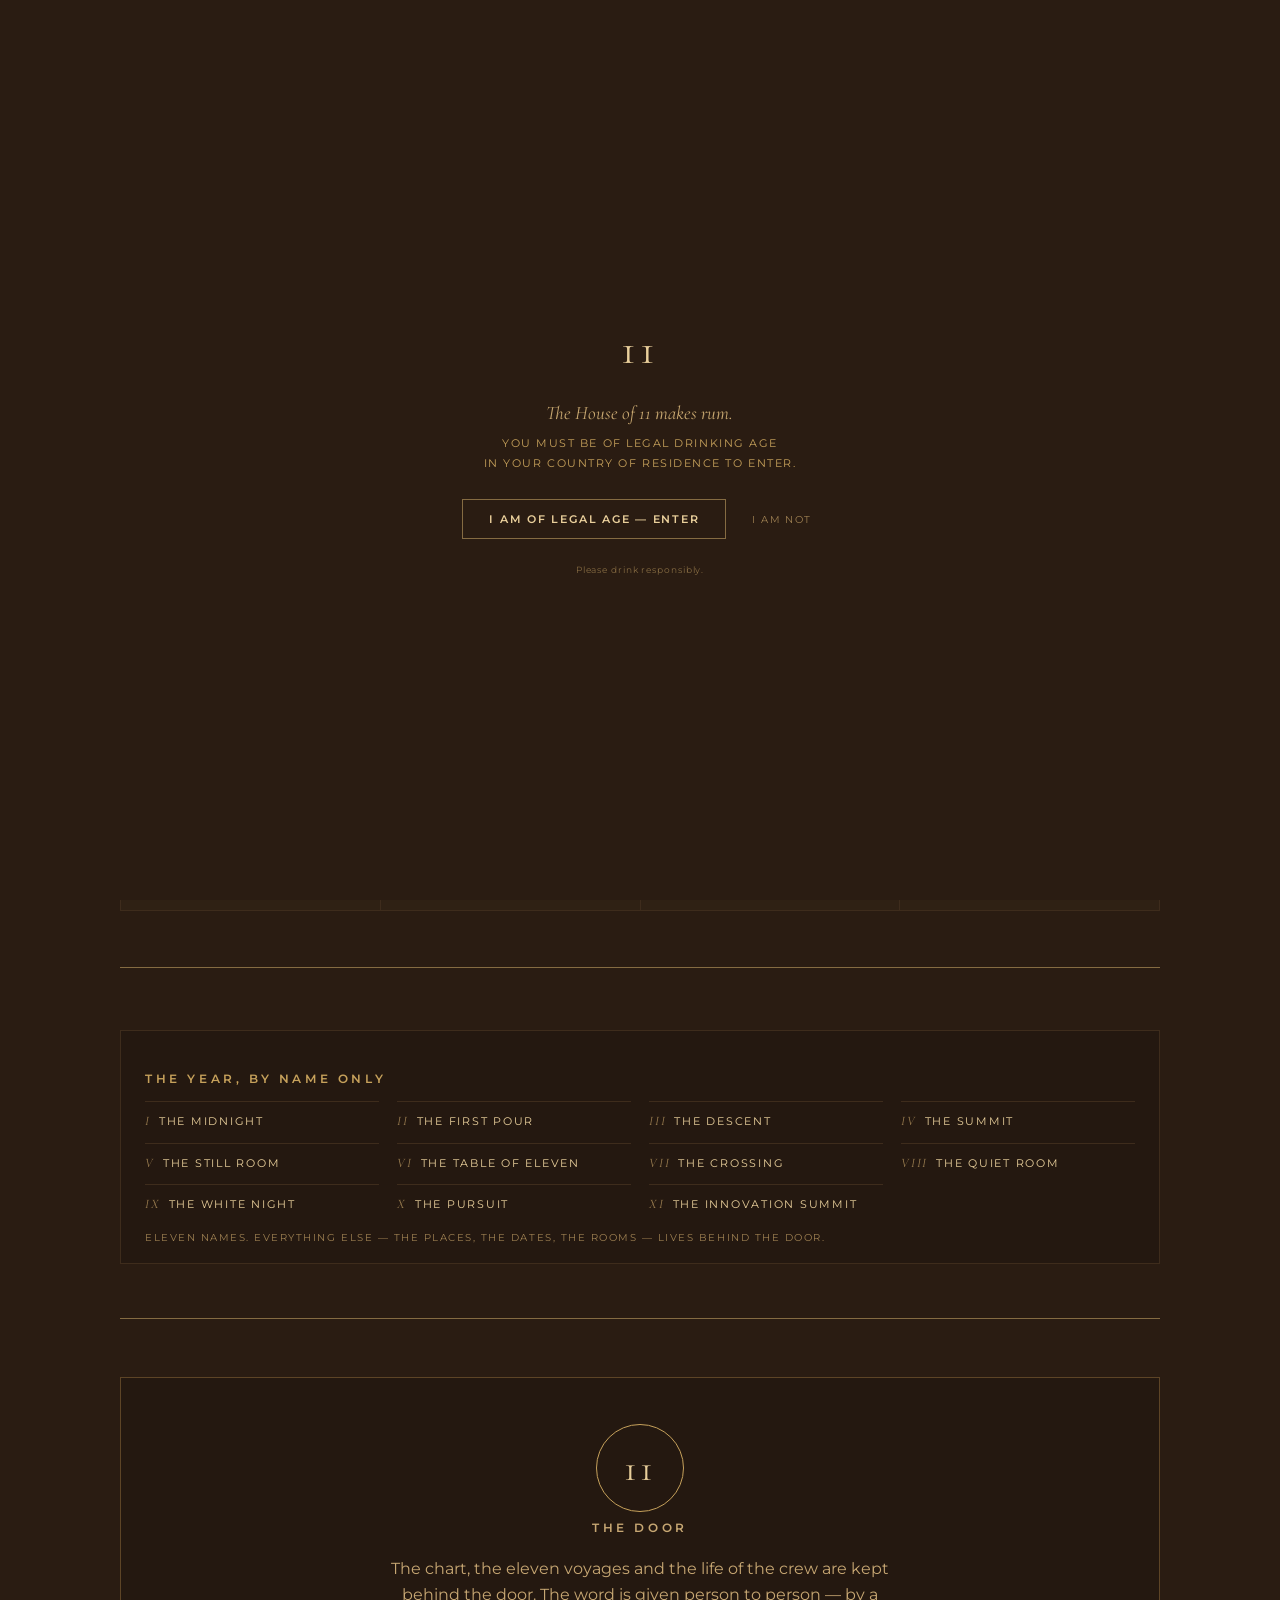
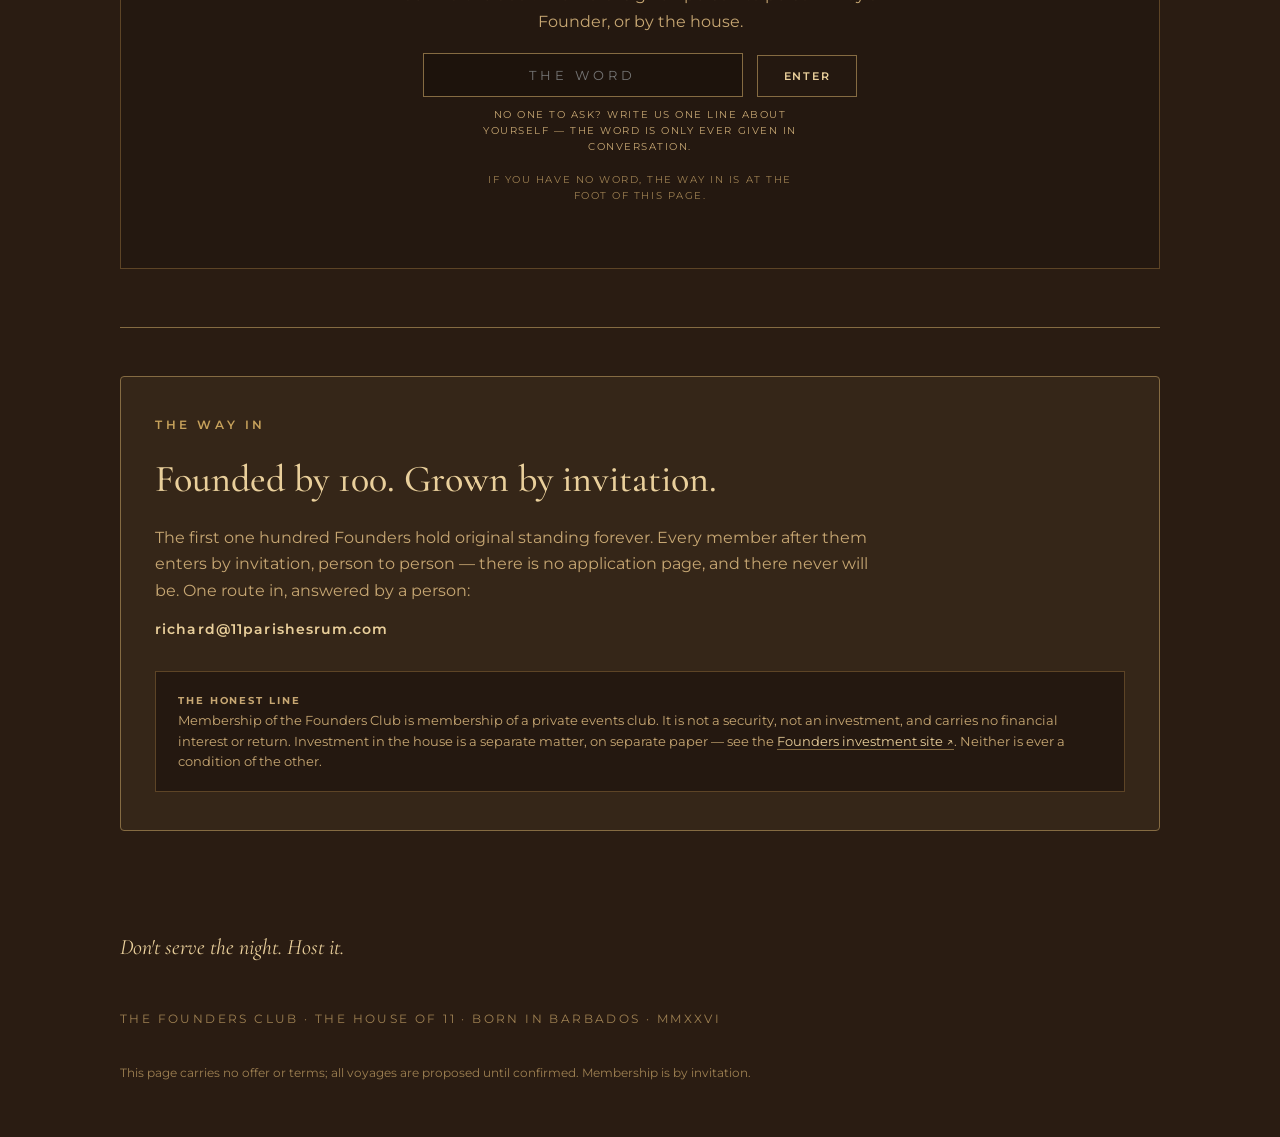
<file: founders-club.html>
<!DOCTYPE html>
<html lang="en">
<head>
<meta charset="utf-8">
<meta name="viewport" content="width=device-width, initial-scale=1, viewport-fit=cover">
<meta name="robots" content="noindex, nofollow">
<title>The Founders Club — The Adventurers' Club</title>
<link rel="stylesheet" href="https://fonts.googleapis.com/css2?family=Cormorant+Garamond:ital,wght@0,400;0,500;0,600;1,400;1,500&family=Montserrat:wght@400;500;600;700&display=swap">
<link rel="stylesheet" href="style.css">
<style>
/* ——— Founders page: the Adventurers' Club ——— */
.fc-hero{position:relative;margin:26px 0 0;padding:84px 36px 92px;background:
  radial-gradient(1200px 500px at 70% -10%, rgba(233,207,155,.10), transparent 60%),
  radial-gradient(900px 420px at 10% 110%, rgba(198,161,91,.08), transparent 60%),
  #241810;border:1px solid #3E2C1C;overflow:hidden;}
.fc-hero .pre{margin:0 0 18px;}
.fc-hero h1{font-size:clamp(44px,7vw,84px);line-height:1.02;margin:0 0 18px;color:var(--display);font-weight:500;}
.fc-hero .lede{max-width:44em;}
.fc-stars{position:absolute;inset:0;pointer-events:none;opacity:.5;}
.fc-kpis{display:grid;grid-template-columns:repeat(4,1fr);gap:1px;background:#3E2C1C;border:1px solid #3E2C1C;margin:0 0 8px;}
.fc-kpis div{background:#2F2114;padding:26px 18px;text-align:center;}
.fc-kpis b{display:block;font-family:var(--serif);font-weight:500;font-size:40px;color:var(--display);line-height:1;}
.fc-kpis span{display:block;margin-top:8px;font-family:var(--sans);font-size:10px;letter-spacing:.18em;text-transform:uppercase;color:var(--kick);}
.fc-chart{background:#241810;border:1px solid #3E2C1C;padding:26px 22px 14px;margin:14px 0 6px;}
.fc-chart svg{width:100%;height:auto;display:block;}
.fc-chartnote{display:flex;justify-content:space-between;gap:14px;font-family:var(--sans);font-size:9.5px;letter-spacing:.16em;text-transform:uppercase;color:var(--quiet);padding:12px 4px 6px;flex-wrap:wrap;}
.voyages{display:grid;grid-template-columns:repeat(3,1fr);gap:16px;}
.voy{background:var(--panel);border:1px solid #3E2C1C;padding:22px 20px 18px;position:relative;}
.voy .n{font-family:var(--serif);font-size:30px;color:#5d4426;line-height:1;position:absolute;top:14px;right:16px;font-style:italic;}
.voy h3{margin:0 0 2px;font-size:19px;color:var(--display);font-family:var(--serif);font-weight:500;}
.voy .pl{font-family:var(--sans);font-size:10px;letter-spacing:.2em;text-transform:uppercase;color:var(--kick);margin:0 0 10px;}
.voy p{font-size:13.5px;color:var(--body);margin:0;line-height:1.55;}
.voy.vxi{grid-column:1 / -1;background:linear-gradient(120deg,#3a2919,#2F2114 60%);border-color:#5d4426;}
.voy.vxi h3{font-size:26px;}
.fc-split{display:grid;grid-template-columns:1.1fr .9fr;gap:26px;align-items:center;}
.fc-split img{width:100%;display:block;border:1px solid #3E2C1C;filter:saturate(.9);}
.fc-quote{font-family:var(--serif);font-style:italic;font-size:clamp(22px,3vw,30px);color:var(--display);line-height:1.35;margin:8px 0 14px;}
.wake{background:#20301f10;border:1px solid #3E2C1C;background:linear-gradient(180deg,#26301e14,transparent),var(--panel);padding:30px 28px;}
.wake ul{margin:12px 0 0;padding:0;list-style:none;display:grid;grid-template-columns:repeat(3,1fr);gap:14px;}
.wake li{border-top:1px solid var(--rule);padding-top:12px;font-size:13px;color:var(--body);}
.wake li b{display:block;font-family:var(--sans);font-size:10px;letter-spacing:.18em;text-transform:uppercase;color:#9fb286;margin-bottom:6px;font-weight:600;}
.honest{border:1px solid #5d4426;background:#241810;padding:18px 22px;font-size:12.5px;color:var(--body);}
.honest b{font-family:var(--sans);font-size:9.5px;letter-spacing:.2em;color:var(--kick);text-transform:uppercase;}
.headlines{background:#241810;border:1px solid #3E2C1C;padding:26px 24px 18px;margin:14px 0 6px;}
.headlines ol{list-style:none;margin:10px 0 0;padding:0;display:grid;grid-template-columns:repeat(4,1fr);gap:10px 18px;}
.headlines li{border-top:1px solid #3E2C1C;padding-top:9px;font-family:var(--sans);font-size:11px;letter-spacing:.16em;text-transform:uppercase;color:var(--display);}
.headlines li i{font-family:var(--serif);font-style:italic;color:#9E8052;margin-right:8px;font-size:13px;}
.headlines .hnote{font-family:var(--sans);font-size:9.5px;letter-spacing:.16em;text-transform:uppercase;color:var(--quiet);margin:14px 0 0;}
@media (max-width:880px){.headlines ol{grid-template-columns:repeat(2,1fr);}}
.voy a.enter{display:inline-block;margin-top:10px;font-family:var(--sans);font-size:10px;letter-spacing:.18em;text-transform:uppercase;color:var(--display);text-decoration:none;border:1px solid #856B42;padding:8px 14px;}
.voy a.enter:hover{border-color:#C6A15B;}
.door{background:#241810;border:1px solid #5d4426;padding:46px 30px;text-align:center;margin:10px 0;}
.door .d11{font-family:var(--serif);font-size:38px;color:var(--display);letter-spacing:.08em;}
.door p{max-width:34em;margin:10px auto 18px;color:var(--body);}
.door input{background:#1d130c;border:1px solid #856B42;color:#E9CF9B;font-family:var(--sans);font-size:13px;letter-spacing:.3em;text-transform:uppercase;text-align:center;padding:13px 16px;width:min(320px,80%);outline:none;}
.door input:focus{border-color:#C6A15B;}
.door button{background:none;border:1px solid #856B42;color:#E9CF9B;font-family:var(--sans);font-size:11px;letter-spacing:.16em;text-transform:uppercase;font-weight:600;padding:13px 26px;cursor:pointer;margin-left:10px;}
.door button:hover{border-color:#C6A15B;}
.door .dnote{font-family:var(--sans);font-size:9.5px;letter-spacing:.16em;text-transform:uppercase;color:var(--quiet);margin-top:16px;}
.door .derr{color:#d08f7a;font-family:var(--sans);font-size:10px;letter-spacing:.12em;text-transform:uppercase;margin-top:12px;display:none;}
@media (max-width:880px){.door button{margin:12px 0 0;}}
@media (max-width:880px){
  .fc-kpis{grid-template-columns:repeat(2,1fr);}
  .voyages{grid-template-columns:1fr;}
  .fc-split{grid-template-columns:1fr;}
  .wake ul{grid-template-columns:1fr;}
  .fc-hero{padding:56px 22px 60px;}
}

/* ——— V4 · The Captain's Chart: the sea (member world) ——— */
body{transition:background-color .6s ease;}
body.sea{background:var(--sea);}
body.sea section{border-bottom-color:#22343a;}
body.sea .voy{background:var(--seapanel);border-color:var(--searule);}
body.sea .voy.vxi{background:linear-gradient(120deg,#1b2b2e,#162426 60%);border-color:#2f4347;}
body.sea .fc-chart{background:#0c1517;border-color:var(--searule);}
body.sea .wake{background:linear-gradient(180deg,#14241f66,transparent),var(--seapanel);border-color:var(--searule);}
body.sea .fc-split img{border-color:var(--searule);}
body.sea .fc-kpis{background:var(--searule);border-color:var(--searule);}
body.sea .fc-kpis div{background:#121f21;}
.voy{overflow:hidden;}
.voy .n{font-size:84px;color:rgba(233,207,155,.08);top:-14px;right:8px;font-style:normal;}
.voy.vxi .n{font-size:130px;top:-24px;}
.coords{font-family:var(--sans);font-size:9px;letter-spacing:.2em;color:var(--wake);margin-left:10px;}
.door .d11{width:88px;height:88px;line-height:86px;border:1px solid #C6A15B;border-radius:50%;margin:0 auto;}
.door.flick .d11{animation:flick .55s ease;}
@keyframes flick{0%,100%{opacity:1}30%{opacity:.35}55%{opacity:.75}75%{opacity:.5}}
.askword{font-family:var(--sans);font-size:9.5px;letter-spacing:.16em;text-transform:uppercase;color:var(--quiet);margin-top:12px;}
.askword a{color:var(--kick);border-bottom:none;}
</style>
</head>
<body>
<div class="wrap">
  <header class="top">
    <div class="mark"><a class="eleven" href="index.html">11</a><span class="dom">The Founders Club</span></div>
    <nav class="site">
      <a href="index.html">The House</a>
      <a href="parishes.html">Parishes</a>
      <a class="here" href="founders-club.html">Founders</a>
      <a href="distillery.html">Distillery</a>
      <a href="consultancy.html">Hospitality</a>
      <a href="why-11.html">Why 11</a>
      <a href="https://www.11parishesrum.com/" target="_blank" rel="noopener">Investors ↗</a>
    </nav>
  </header>

  <div class="fc-hero">
    <svg class="fc-stars" viewBox="0 0 1200 500" preserveAspectRatio="xMidYMid slice" aria-hidden="true">
      <g fill="#C6A15B" opacity=".5">
        <circle cx="140" cy="80" r="1.1"/><circle cx="320" cy="40" r=".8"/><circle cx="560" cy="110" r="1.3"/>
        <circle cx="760" cy="60" r=".9"/><circle cx="930" cy="130" r="1.1"/><circle cx="1080" cy="70" r=".8"/>
        <circle cx="220" cy="190" r=".7"/><circle cx="1020" cy="230" r="1"/><circle cx="660" cy="30" r=".7"/>
        <circle cx="90" cy="320" r=".9"/><circle cx="1150" cy="330" r=".9"/><circle cx="420" cy="70" r=".9"/>
      </g>
    </svg>
    <p class="pre">By invitation · Founded by one hundred · MMXXVI</p>
    <h1>The Adventurers'<br>Club.</h1>
    <div class="hrule"></div>
    <p class="lede">Eleven voyages a year to the most extraordinary places on earth — each created by a single world-class curator, each limited to <b style="color:var(--display)">25 to 40 travellers</b>, and never staged the same way twice. A crew of CEOs, investors, entrepreneurs and innovators who love to travel and adventure — while doing business, inventing, and building work the planet needs. Pirates in reverse: every crew has a home port, ours is the island, and this time the treasure sails toward it.</p>
    <p class="coming">No clubhouse. A calendar. The most specialist club in the world.</p>
  </div>

  <section>
    <div class="fc-kpis">
      <div><b>100</b><span>Founding members</span></div>
      <div><b>11</b><span>Voyages a year</span></div>
      <div><b>25–40</b><span>Travellers, never more</span></div>
      <div><b>1</b><span>Homecoming · Barbados</span></div>
    </div>
  </section>

  <section>
    <div class="headlines">
      <p class="kicker">The year, by name only</p>
      <ol>
        <li><i>I</i>The Midnight</li>
        <li><i>II</i>The First Pour</li>
        <li><i>III</i>The Descent</li>
        <li><i>IV</i>The Summit</li>
        <li><i>V</i>The Still Room</li>
        <li><i>VI</i>The Table of Eleven</li>
        <li><i>VII</i>The Crossing</li>
        <li><i>VIII</i>The Quiet Room</li>
        <li><i>IX</i>The White Night</li>
        <li><i>X</i>The Pursuit</li>
        <li><i>XI</i>The Innovation Summit</li>
      </ol>
      <p class="hnote">Eleven names. Everything else — the places, the dates, the rooms — lives behind the door.</p>
    </div>
  </section>

  <section id="doorsec">
    <div class="door">
      <div class="d11">11</div>
      <p class="kicker" style="margin-top:6px">The door</p>
      <p>The chart, the eleven voyages and the life of the crew are kept behind the door. The word is given person to person — by a Founder, or by the house.</p>
      <form id="doorform" autocomplete="off">
        <input id="doorword" type="password" placeholder="THE WORD" aria-label="The word">
        <button type="submit">Enter</button>
      </form>
      <p class="derr" id="doorerr">That is not the word.</p>
      <p class="askword">No one to ask? <a href="mailto:richard@11parishesrum.com?subject=The%20door%20%E2%80%94%20one%20line%20about%20me">Write us one line about yourself</a> — the word is only ever given in conversation.</p>
      <p class="dnote">If you have no word, the way in is at the foot of this page.</p>
    </div>
  </section>

  <div id="members" style="display:none">
  <section>
    <p class="kicker">The chart</p>
    <h2>Eleven voyages. One crew.</h2>
    <div class="fc-chart">
      <svg viewBox="0 0 1000 460" role="img" aria-label="Chart of the eleven voyages across the world">
        <defs>
          <radialGradient id="gl" cx="50%" cy="50%" r="50%">
            <stop offset="0%" stop-color="#E9CF9B" stop-opacity=".9"/>
            <stop offset="100%" stop-color="#E9CF9B" stop-opacity="0"/>
          </radialGradient>
        </defs>
        <!-- graticule -->
        <g stroke="#3E2C1C" stroke-width="1">
          <line x1="0" y1="77" x2="1000" y2="77"/><line x1="0" y1="154" x2="1000" y2="154"/>
          <line x1="0" y1="230" x2="1000" y2="230" stroke="#4a3522"/><line x1="0" y1="306" x2="1000" y2="306"/>
          <line x1="0" y1="383" x2="1000" y2="383"/>
          <line x1="167" y1="0" x2="167" y2="460"/><line x1="333" y1="0" x2="333" y2="460"/>
          <line x1="500" y1="0" x2="500" y2="460"/><line x1="667" y1="0" x2="667" y2="460"/>
          <line x1="833" y1="0" x2="833" y2="460"/>
        </g>
        <!-- routes -->
        <g class="routes" fill="none" stroke="#7FA8B8" stroke-opacity=".5" stroke-width="1.2" stroke-dasharray="3 5">
          <path class="chartdraw" d="M326,180 Q400,105 500,100"/>
          <path class="chartdraw" d="M500,100 Q514,96 527,112"/>
          <path class="chartdraw" d="M527,112 Q360,55 203,130"/>
          <path class="chartdraw" d="M203,130 Q225,175 285,185"/>
          <path class="chartdraw" d="M285,185 Q600,35 888,140"/>
          <path class="chartdraw" d="M888,140 Q935,210 914,283"/>
          <path class="chartdraw" d="M914,283 Q805,290 700,247"/>
          <path class="chartdraw" d="M700,247 Q755,290 820,252"/>
          <path class="chartdraw" d="M820,252 Q690,365 551,318"/>
          <path class="chartdraw" d="M551,318 Q420,300 335,198"/>
        </g>
        <!-- points -->
        <g font-family="Montserrat,sans-serif" font-size="10" letter-spacing="1.5">
          <!-- I St. Barts -->
          <circle cx="326" cy="180" r="8" fill="url(#gl)"/><circle cx="326" cy="180" r="2.6" fill="#E9CF9B"/>
          <text x="336" y="172" fill="#C6A15B">I · ST. BARTS</text>
          <!-- II London -->
          <circle cx="500" cy="100" r="8" fill="url(#gl)"/><circle cx="500" cy="100" r="2.6" fill="#E9CF9B"/>
          <text x="455" y="86" fill="#C6A15B">II · LONDON</text>
          <!-- III St Moritz -->
          <circle cx="527" cy="112" r="8" fill="url(#gl)"/><circle cx="527" cy="112" r="2.6" fill="#E9CF9B"/>
          <text x="537" y="122" fill="#C6A15B">III · ST. MORITZ</text>
          <!-- IV Aspen -->
          <circle cx="203" cy="130" r="8" fill="url(#gl)"/><circle cx="203" cy="130" r="2.6" fill="#E9CF9B"/>
          <text x="176" y="116" fill="#C6A15B">IV · ASPEN</text>
          <!-- V Jamaica -->
          <circle cx="285" cy="185" r="8" fill="url(#gl)"/><circle cx="285" cy="185" r="2.6" fill="#E9CF9B"/>
          <text x="238" y="173" fill="#C6A15B">V · JAMAICA</text>
          <!-- VI Tokyo -->
          <circle cx="888" cy="140" r="8" fill="url(#gl)"/><circle cx="888" cy="140" r="2.6" fill="#E9CF9B"/>
          <text x="856" y="126" fill="#C6A15B">VI · TOKYO</text>
          <!-- VII Whitsundays -->
          <circle cx="914" cy="283" r="8" fill="url(#gl)"/><circle cx="914" cy="283" r="2.6" fill="#E9CF9B"/>
          <text x="790" y="310" fill="#C6A15B">VII · AUSTRALIA</text>
          <!-- VIII private island -->
          <circle cx="700" cy="247" r="11" fill="none" stroke="#E9CF9B" stroke-width="1" stroke-dasharray="2 3"/>
          <circle cx="700" cy="247" r="2.2" fill="#E9CF9B"/>
          <text x="600" y="235" fill="#C6A15B">VIII · UNDISCLOSED</text>
          <!-- IX Bali -->
          <circle cx="820" cy="252" r="8" fill="url(#gl)"/><circle cx="820" cy="252" r="2.6" fill="#E9CF9B"/>
          <text x="802" y="238" fill="#C6A15B">IX · BALI</text>
          <!-- X Cape Town -->
          <circle cx="551" cy="318" r="8" fill="url(#gl)"/><circle cx="551" cy="318" r="2.6" fill="#E9CF9B"/>
          <text x="498" y="340" fill="#C6A15B">X · CAPE TOWN</text>
          <!-- XI Barbados -->
          <circle cx="335" cy="198" r="12" fill="url(#gl)"/><circle cx="335" cy="198" r="3.4" fill="#E9CF9B"/>
          <circle cx="335" cy="198" r="7" fill="none" stroke="#E9CF9B" stroke-width="1" stroke-opacity=".7"/>
          <text x="300" y="224" fill="#E9CF9B">XI · BARBADOS</text>
        </g>
        <!-- compass -->
        <g transform="translate(944,404)" stroke="#856B42" fill="none">
          <circle r="22"/><circle r="3" fill="#856B42" stroke="none"/>
          <path d="M0,-22 L4,-4 L0,0 L-4,-4 Z" fill="#C6A15B" stroke="none"/>
          <line x1="-22" y1="0" x2="22" y2="0"/><line x1="0" y1="-22" x2="0" y2="22" opacity=".4"/>
        </g>
      </svg>
      <div class="fc-chartnote">
        <span>The chart of the eleven · countries shown, venues never — confirmed to members only</span>
        <span>★ XI — the homecoming, fixed forever</span>
      </div>
    </div>
  </section>

  <section>
    <p class="kicker">The eleven</p>
    <h2>A year in voyages</h2>
    <div class="voyages">
      <div class="voy"><span class="n">I</span><h3>The Midnight</h3><p class="pl">St. Barts · New Year's Eve<span class="coords">17°54′N 62°51′W</span></p><p>The year turns at anchor in Gustavia. One harbour, one countdown, and the only fireworks the crew will ever queue for.</p></div>
      <div class="voy"><span class="n">II</span><h3>The First Pour</h3><p class="pl">London<span class="coords">51°30′N 0°07′W</span></p><p>A new 11 Parishes expression, tasted by the crew before the world knows it exists.</p></div>
      <div class="voy"><span class="n">III</span><h3>The Descent</h3><p class="pl">St. Moritz · The ski trip<span class="coords">46°30′N 9°50′E</span></p><p>First lifts, long lunches, a mountain that has kept secrets for a century. The crew skis; the evenings do the business.</p></div>
      <div class="voy"><span class="n">IV</span><h3>The Summit</h3><p class="pl">Aspen · USA<span class="coords">39°11′N 106°49′W</span></p><p>A closed day of capital, companies and candour — the people who build, beside the people who back them.</p></div>
      <div class="voy"><span class="n">V</span><h3>The Still Room</h3><p class="pl">Jamaica<span class="coords">17°58′N 76°48′W</span></p><p>Inside the Caribbean's working rum world: stills, warehouses, and barrels tasted where they sleep.</p></div>
      <div class="voy"><span class="n">VI</span><h3>The Table of Eleven</h3><p class="pl">Tokyo<span class="coords">35°41′N 139°41′E</span></p><p>Eleven seats, one chef, one night. The hardest dinner invitation on earth.</p></div>
      <div class="voy"><span class="n">VII</span><h3>The Crossing</h3><p class="pl">Australia<span class="coords">20°17′S 148°59′E</span></p><p>The Whitsundays under sail. A journey, not a venue — you say yes before you know the route.</p></div>
      <div class="voy"><span class="n">VIII</span><h3>The Quiet Room</h3><p class="pl">A private island<span class="coords">COORDINATES WITHHELD</span></p><p>One extraordinary guest, one room, nothing recorded. The location is never printed.</p></div>
      <div class="voy"><span class="n">IX</span><h3>The White Night</h3><p class="pl">Bali<span class="coords">8°39′S 115°13′E</span></p><p>Midsummer, far from home, in a place built for staying up. The club's one unapologetic celebration.</p></div>
      <div class="voy"><span class="n">X</span><h3>The Pursuit</h3><p class="pl">Cape Town<span class="coords">33°55′S 18°25′E</span></p><p>Speed, water and altitude. The crew competes; the house keeps score.</p></div>
      <div class="voy vxi"><span class="n">XI</span><h3>The Innovation Summit</h3><p class="pl">Barbados · Every November · First edition November 2027<span class="coords">13°06′N 59°37′W</span></p><p>The homecoming with a purpose. The whole house returns to the island — joined by the industries, the technology and the capital that can power Barbados from its own sea. Three working days; the currency is signatures, not applause. The one fixed point in the year, and the reason the other ten exist.</p><a class="enter" href="events/innovation-summit.html">Enter the event →</a></div>
    </div>
    <p class="smallnote">Each voyage is created by a single world-leading curator with access to places that cannot be booked. Themes are printed; venues, dates and guests are spoken, member to member.</p>
  </section>

  <section>
    <div class="fc-split">
      <div>
        <p class="kicker">The crew</p>
        <h2>Business gets done on deck.</h2>
        <p class="fc-quote">"Twenty-five to forty people you could not have met, in a place you could not have booked, with a rum the world hasn't tasted yet."</p>
        <p>The members are CEOs, investors, entrepreneurs and innovators — people who love travel and adventure, and who think best in motion. Every voyage carries working sessions in its hold: deals, ideas and inventions move between travellers because the room is small, the setting is extraordinary, and nobody is performing. No stage. No slides read aloud. No audience — a crew.</p>
      </div>
      <img src="assets/gathering.jpg" alt="The gathering at dusk — the crew together">
    </div>
  </section>

  <section>
    <div class="wake">
      <p class="kicker">The wake</p>
      <h2>Every voyage leaves the water better.</h2>
      <p>Much of the club's working life is aimed at one thing: building sustainable work and innovation for the planet. Each voyage is designed to leave a project in its wake — created with the people of the place, carried by the members who sailed it.</p>
      <ul>
        <li><b>Regenerate</b>Projects designed with each destination — reef, cane, coast and forest — intended to outlast the visit by decades.</li>
        <li><b>Invent</b>Working sessions aboard every voyage turn the crew's capital and companies toward planet-scale problems.</li>
        <li><b>Return</b>The club comes back. Progress is reviewed on the next voyage through — not in a report, in person.</li>
      </ul>
      <p class="smallnote" style="margin-top:14px">Projects are proposed with each voyage and confirmed with its members; nothing is claimed before it is real.</p>
    </div>
  </section>
  </div><!-- /members -->

  <section class="last">
    <div class="band">
      <p class="kicker">The way in</p>
      <h2>Founded by 100. Grown by invitation.</h2>
      <p>The first one hundred Founders hold original standing forever. Every member after them enters by invitation, person to person — there is no application page, and there never will be. One route in, answered by a person:</p>
      <p class="mail">richard@11parishesrum.com</p>
      <div class="honest" style="margin-top:16px"><b>The honest line</b><br>Membership of the Founders Club is membership of a private events club. It is not a security, not an investment, and carries no financial interest or return. Investment in the house is a separate matter, on separate paper — see the <a href="https://www.11parishesrum.com/" target="_blank" rel="noopener" style="color:var(--display)">Founders investment site ↗</a>. Neither is ever a condition of the other.</div>
    </div>
  </section>

  <footer>
    <p class="line">Don't serve the night. Host it.</p>
    <p class="small">The Founders Club · The House of 11 · Born in Barbados · MMXXVI</p>
    <p class="note">This page carries no offer or terms; all voyages are proposed until confirmed. Membership is by invitation.</p>
  </footer>
</div>

<div id="agegate" role="dialog" aria-modal="true" style="position:fixed;inset:0;z-index:9999;background:#2A1C12;display:none;align-items:center;justify-content:center;text-align:center;padding:24px;">
  <div style="max-width:30em;">
    <div style="font-family:'Cormorant Garamond',Georgia,serif;font-size:44px;color:#E9CF9B;letter-spacing:.08em;">11</div>
    <p style="font-family:'Cormorant Garamond',Georgia,serif;font-style:italic;font-size:19px;color:#C7A770;line-height:1.5;margin:14px 0 6px;">The House of 11 makes rum.</p>
    <p style="font-family:Montserrat,sans-serif;font-size:11px;letter-spacing:.14em;text-transform:uppercase;color:#C6A15B;line-height:1.8;margin:0 0 22px;">You must be of legal drinking age<br>in your country of residence to enter.</p>
    <button id="ageyes" style="background:none;border:1px solid #856B42;color:#E9CF9B;font-family:Montserrat,sans-serif;font-size:11px;letter-spacing:.16em;text-transform:uppercase;font-weight:600;padding:12px 26px;cursor:pointer;margin:4px 8px;">I am of legal age — enter</button>
    <button id="ageno" style="background:none;border:none;color:#9E8052;font-family:Montserrat,sans-serif;font-size:10px;letter-spacing:.14em;text-transform:uppercase;padding:12px 10px;cursor:pointer;margin:4px;">I am not</button>
    <p style="font-family:Montserrat,sans-serif;font-size:9px;letter-spacing:.1em;color:#856B42;margin-top:20px;">Please drink responsibly.</p>
  </div>
</div>
<script>
(function(){
  var g=document.getElementById('agegate');if(!g)return;
  var ok=false;
  try{ok=sessionStorage.getItem('h11age')==='1';}catch(e){ok=false;}
  if(!ok){g.style.display='flex';document.documentElement.style.overflow='hidden';}
  var y=document.getElementById('ageyes'),n=document.getElementById('ageno');
  if(y)y.onclick=function(){try{sessionStorage.setItem('h11age','1');}catch(e){}g.style.display='none';document.documentElement.style.overflow='';};
  if(n)n.onclick=function(){window.location.href='https://www.responsibility.org/';};
})();
(function(){
  var H='f9b95208cf75af128b845682f0b94bbf232fef843046f058a57280c3e0cfe594';
  var f=document.getElementById('doorform'),m=document.getElementById('members'),
      s=document.getElementById('doorsec'),e=document.getElementById('doorerr'),
      w=document.getElementById('doorword');
  if(!f||!m)return;
  function open(){m.style.display='';s.style.display='none';document.body.classList.add('sea');}
  try{if(sessionStorage.getItem('h11door')==='1')open();}catch(x){}
  function norm(v){return v.replace(/\s+/g,' ').trim().toUpperCase();}
  function hex(b){return Array.from(new Uint8Array(b)).map(function(x){return x.toString(16).padStart(2,'0');}).join('');}
  f.addEventListener('submit',function(ev){
    ev.preventDefault();
    var v=norm(w.value||'');
    if(!v||!window.crypto||!crypto.subtle){e.style.display='block';return;}
    crypto.subtle.digest('SHA-256',new TextEncoder().encode(v)).then(function(b){
      if(hex(b)===H){try{sessionStorage.setItem('h11door','1');}catch(x){}open();}
      else{e.style.display='block';w.value='';w.focus();var d=document.querySelector('.door');if(d){d.classList.add('flick');setTimeout(function(){d.classList.remove('flick');},600);}}
    });
  });
})();
</script>
<a class="lampdoor" href="harbour.html" aria-label="The Harbour"><span class="lbl">The Harbour</span><span class="dot"></span></a>
</body>
</html>
</file>
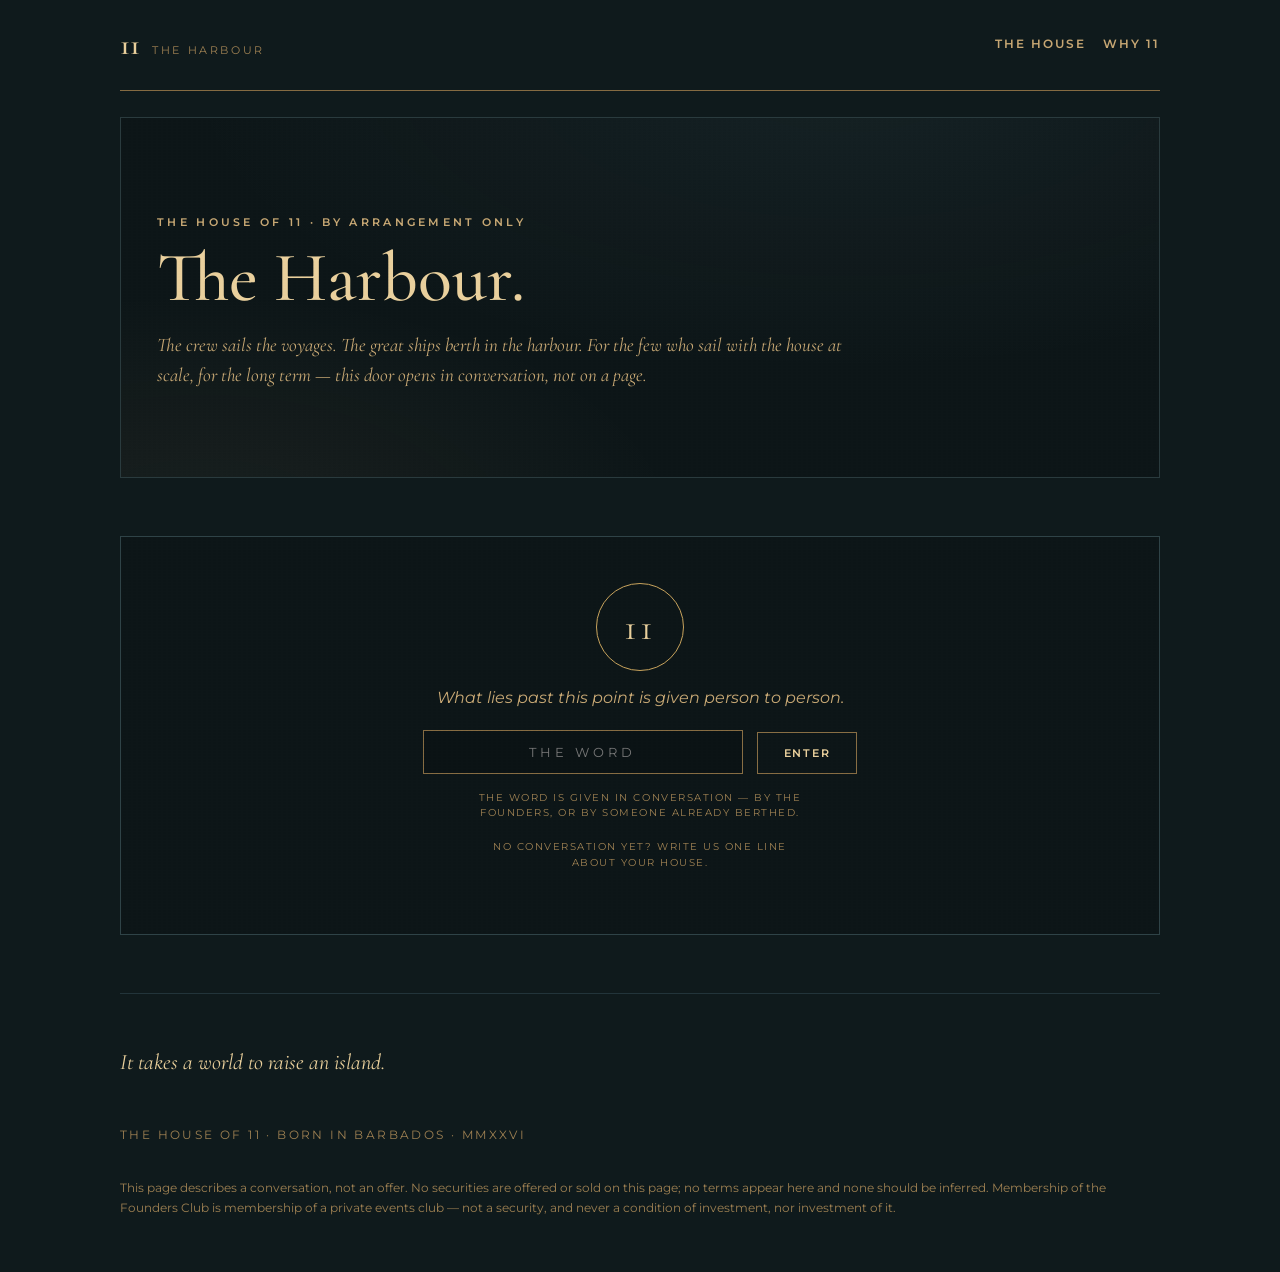
<file: harbour.html>
<!DOCTYPE html>
<html lang="en">
<head>
<meta charset="utf-8">
<meta name="viewport" content="width=device-width, initial-scale=1, viewport-fit=cover">
<meta name="robots" content="noindex, nofollow">
<title>The Harbour</title>
<link rel="stylesheet" href="https://fonts.googleapis.com/css2?family=Cormorant+Garamond:ital,wght@0,400;0,500;0,600;1,400;1,500&family=Montserrat:wght@400;500;600;700&display=swap">
<link rel="stylesheet" href="style.css">
<style>
html.gated #harbour{display:none;}
body{background:var(--sea);}
section{border-bottom-color:#22343a;}
.hb-hero{position:relative;margin:26px 0 0;padding:84px 36px 88px;background:
  radial-gradient(1100px 480px at 70% -10%, rgba(127,168,184,.08), transparent 60%),
  radial-gradient(800px 400px at 8% 115%, rgba(233,207,155,.06), transparent 60%),
  #0c1517;border:1px solid var(--searule);overflow:hidden;}
.hb-hero h1{font-size:clamp(40px,6vw,70px);line-height:1.04;margin:8px 0 16px;color:var(--display);font-weight:500;}
.hb-hero .pre{font-family:var(--sans);font-size:11px;font-weight:600;letter-spacing:.3em;text-transform:uppercase;color:var(--kick);}
.hb-hero .lede{font-family:var(--serif);font-style:italic;font-size:19px;line-height:1.55;max-width:38em;color:var(--body);}
.door{background:#0c1517;border:1px solid #2f4347;padding:46px 30px;text-align:center;margin:10px 0;}
.door .d11{width:88px;height:88px;line-height:86px;border:1px solid #C6A15B;border-radius:50%;margin:0 auto;font-family:var(--serif);font-size:38px;color:var(--display);letter-spacing:.08em;}
.door p{max-width:34em;margin:14px auto 18px;color:var(--body);}
.door input{background:#0a1214;border:1px solid #856B42;color:#E9CF9B;font-family:var(--sans);font-size:13px;letter-spacing:.3em;text-transform:uppercase;text-align:center;padding:13px 16px;width:min(320px,80%);outline:none;}
.door input:focus{border-color:#C6A15B;}
.door button{background:none;border:1px solid #856B42;color:#E9CF9B;font-family:var(--sans);font-size:11px;letter-spacing:.16em;text-transform:uppercase;font-weight:600;padding:13px 26px;cursor:pointer;margin-left:10px;}
.door button:hover{border-color:#C6A15B;}
.door .dnote{font-family:var(--sans);font-size:9.5px;letter-spacing:.16em;text-transform:uppercase;color:var(--quiet);margin-top:16px;}
.door .derr{color:#d08f7a;font-family:var(--sans);font-size:10px;letter-spacing:.12em;text-transform:uppercase;margin-top:12px;display:none;}
.door.flick .d11{animation:flick .55s ease;}
@keyframes flick{0%,100%{opacity:1}30%{opacity:.35}55%{opacity:.75}75%{opacity:.5}}
@media (max-width:880px){.door button{margin:12px 0 0;}.hb-hero{padding:56px 22px 60px;}}
.berths{display:grid;grid-template-columns:repeat(2,1fr);gap:16px;}
.berth{background:var(--seapanel);border:1px solid var(--searule);padding:24px 22px;position:relative;overflow:hidden;}
.berth h3{margin:0 0 8px;font-size:20px;color:var(--display);font-family:var(--serif);font-weight:500;}
.berth p{font-size:13.5px;color:var(--body);margin:0;line-height:1.6;}
.berth .bn{position:absolute;right:8px;top:-16px;font-family:var(--serif);font-size:84px;color:rgba(233,207,155,.07);pointer-events:none;}
@media (max-width:880px){.berths{grid-template-columns:1fr;}}
.steps{background:#0c1517;border:1px solid var(--searule);padding:26px 24px;}
.steps ol{margin:10px 0 0;padding:0 0 0 18px;font-size:14px;color:var(--body);line-height:1.9;}
.steps li b{color:var(--display);font-weight:500;}
.quiet{border-color:var(--searule);background:var(--seapanel);}
</style>
<script>
document.documentElement.className='gated';
try{ if(sessionStorage.getItem('h11harbour')==='1'){ document.documentElement.className=''; var s=document.currentScript; window.addEventListener('DOMContentLoaded',function(){var d=document.getElementById('hdoorsec'); if(d) d.style.display='none';}); } }catch(e){}
</script>
</head>
<body>
<div class="wrap">
  <header class="top">
    <div class="mark"><a class="eleven" href="index.html">11</a><span class="dom">The Harbour</span></div>
    <nav class="site">
      <a href="index.html">The House</a>
      <a href="why-11.html">Why 11</a>
    </nav>
  </header>

  <div class="hb-hero grain">
    <p class="pre">The House of 11 · By arrangement only</p>
    <h1>The Harbour.</h1>
    <div class="hrule drawline"></div>
    <p class="lede">The crew sails the voyages. The great ships berth in the harbour. For the few who sail with the house at scale, for the long term — this door opens in conversation, not on a page.</p>
  </div>

  <section id="hdoorsec">
    <div class="door grain">
      <div class="d11">11</div>
      <p class="lede" style="font-style:italic;">What lies past this point is given person to person.</p>
      <form id="hdoorform" autocomplete="off">
        <input id="hdoorword" type="password" placeholder="THE WORD" aria-label="The word">
        <button type="submit">Enter</button>
      </form>
      <p class="derr" id="hdoorerr">That is not the word.</p>
      <p class="dnote">The word is given in conversation — by the founders, or by someone already berthed.</p>
      <p class="dnote" style="margin-top:10px;">No conversation yet? <a href="mailto:richard@11parishesrum.com?subject=The%20Harbour%20%E2%80%94%20one%20line%20about%20us" style="color:var(--kick);border-bottom:none;">Write us one line about your house</a>.</p>
    </div>
  </section>

  <div id="harbour">
    <section>
      <p class="kicker">What the harbour is</p>
      <h2>Alongside the hundred. Never inside it.</h2>
      <p style="max-width:46em">The Founders 100 are individuals — one hundred seats across two classes, named once, original forever. Their table does not move. The harbour is different water: a small number of berths for institutions, family offices and strategic partners who sail with the house at scale and for the long term. When the berths are taken, the harbour is full. It does not expand.</p>
    </section>

    <section>
      <p class="kicker">What a berth carries</p>
      <div class="berths">
        <div class="berth"><span class="bn">I</span><h3>First water</h3><p>Berthed ahead of the wider round the house has already charted — the believer&rsquo;s position, taken early, on paper agreed in person.</p></div>
        <div class="berth"><span class="bn">II</span><h3>The long voyage</h3><p>Standing rights to stay aboard as the house grows — the harbour is built for partners who intend to be here at the end of the story, not the first chapter.</p></div>
        <div class="berth"><span class="bn">III</span><h3>The still, first</h3><p>First sight of the house&rsquo;s next vessel — the distillery — before its water opens to anyone else.</p></div>
        <div class="berth"><span class="bn">IV</span><h3>The club&rsquo;s table</h3><p>Each berth may name two principals, invited into the Founders Club as members — a standing extended, never a bundle: the club is a club, and the berth is the berth.</p></div>
      </div>
      <p class="smallnote">Every figure, document and term lives behind the harbour&rsquo;s own gate — nothing commercial is written on this page, by design. The house&rsquo;s full structure &amp; tax atlas opens by name: request the conversation below, and it arrives watermarked with yours.</p>
    </section>

    <section>
      <div class="steps grain">
        <p class="kicker">How a ship comes in</p>
        <h2>Five steps, all of them human.</h2>
        <ol>
          <li><b>The conversation.</b> You and the founders, person to person. The sorting question is asked here, never by a form.</li>
          <li><b>The checks.</b> Institutional verification — who you are, how you hold, that you qualify.</li>
          <li><b>The room.</b> The house&rsquo;s data room opens to you by name: verified entry, agreement signed at the door, every page watermarked.</li>
          <li><b>The paper.</b> Terms agreed in person, signed on counsel&rsquo;s paper. Nothing about the harbour is standard, deliberately.</li>
          <li><b>The berth.</b> Your flag in the harbour, your principals at the club&rsquo;s table, and the island&rsquo;s November room every year after.</li>
        </ol>
      </div>
    </section>

    <section class="last">
      <div class="quiet grain">
        <p class="q-k">Request the conversation</p>
        <h3>Tell us who sails.</h3>
        <p>One line about your house and how to reach you. It goes to a person, and a person replies.</p>
        <form class="row" id="harbourform">
          <input type="text" id="hbname" placeholder="Your name &middot; your institution" required>
          <input type="text" id="hbline" placeholder="One line about your house" required>
          <button type="submit">Request the conversation</button>
        </form>
        <p class="small">Private. Nothing here is an offer; the harbour opens in conversation only.</p>
      </div>
    </section>
  </div>

  <footer>
    <p class="line">It takes a world to raise an island.</p>
    <p class="small">The House of 11 · Born in Barbados · MMXXVI</p>
    <p class="note">This page describes a conversation, not an offer. No securities are offered or sold on this page; no terms appear here and none should be inferred. Membership of the Founders Club is membership of a private events club — not a security, and never a condition of investment, nor investment of it.</p>
  </footer>
</div>

<script>
(function(){
  var H='d584e120029325e2fc4fbc206c8b379035d6bef3de88bcefe208e5a25219dd6e';
  var f=document.getElementById('hdoorform'),m=document.getElementById('harbour'),
      s=document.getElementById('hdoorsec'),e=document.getElementById('hdoorerr'),
      w=document.getElementById('hdoorword');
  if(!f||!m)return;
  function open(){document.documentElement.className='';m.style.display='';s.style.display='none';}
  try{if(sessionStorage.getItem('h11harbour')==='1')open();}catch(x){}
  function norm(v){return v.replace(/\s+/g,' ').trim().toUpperCase();}
  function hex(b){return Array.from(new Uint8Array(b)).map(function(x){return x.toString(16).padStart(2,'0');}).join('');}
  f.addEventListener('submit',function(ev){
    ev.preventDefault();
    var v=norm(w.value||'');
    if(!v||!window.crypto||!crypto.subtle){e.style.display='block';return;}
    crypto.subtle.digest('SHA-256',new TextEncoder().encode(v)).then(function(b){
      if(hex(b)===H){try{sessionStorage.setItem('h11harbour','1');}catch(x){}open();}
      else{e.style.display='block';w.value='';w.focus();var d=document.querySelector('.door');if(d){d.classList.add('flick');setTimeout(function(){d.classList.remove('flick');},600);}}
    });
  });
  var rf=document.getElementById('harbourform');
  if(rf){rf.addEventListener('submit',function(ev){
    ev.preventDefault();
    location.href='mailto:richard@11parishesrum.com?subject='+encodeURIComponent('The Harbour — request for the conversation')+'&body='+encodeURIComponent('Who: '+document.getElementById('hbname').value+'\nTheir line: '+document.getElementById('hbline').value+'\n\nSent from the Harbour door at housesof11.com.');
  });}
})();
</script>
</body>
</html>
</file>
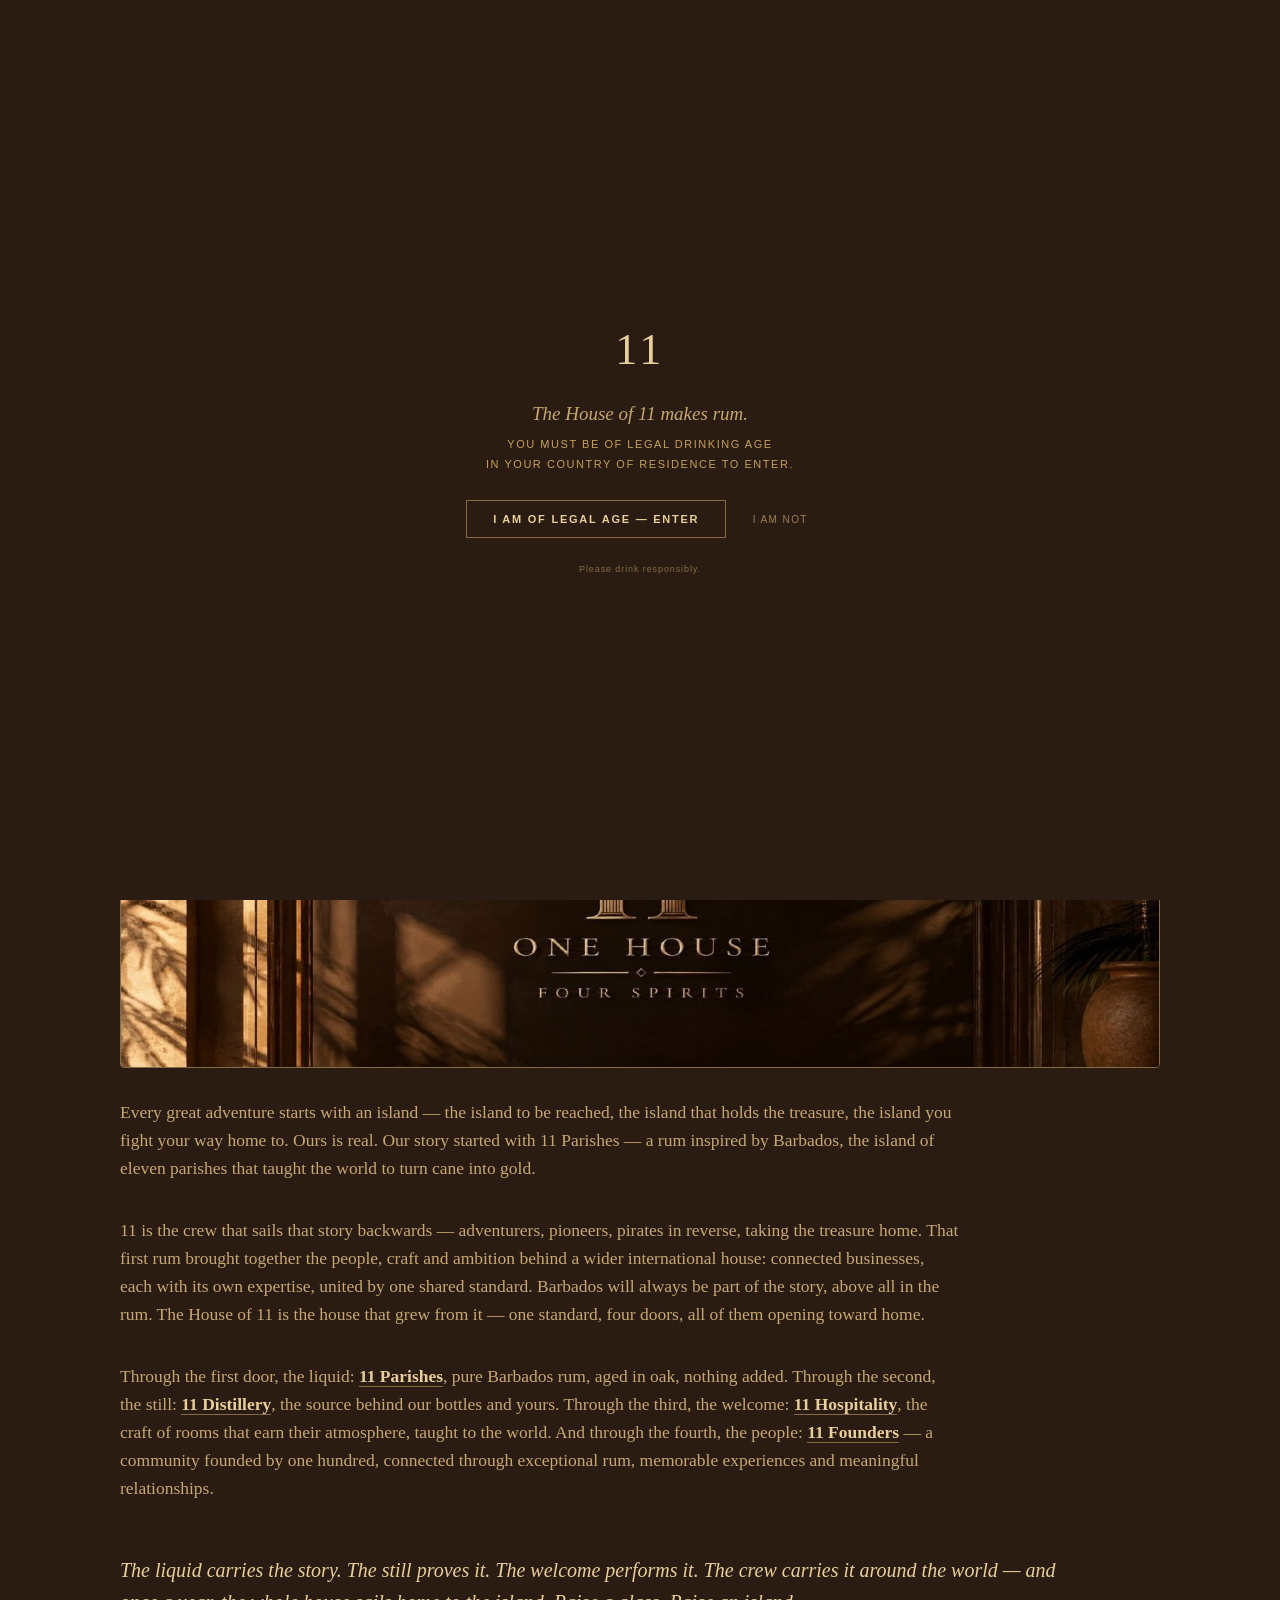
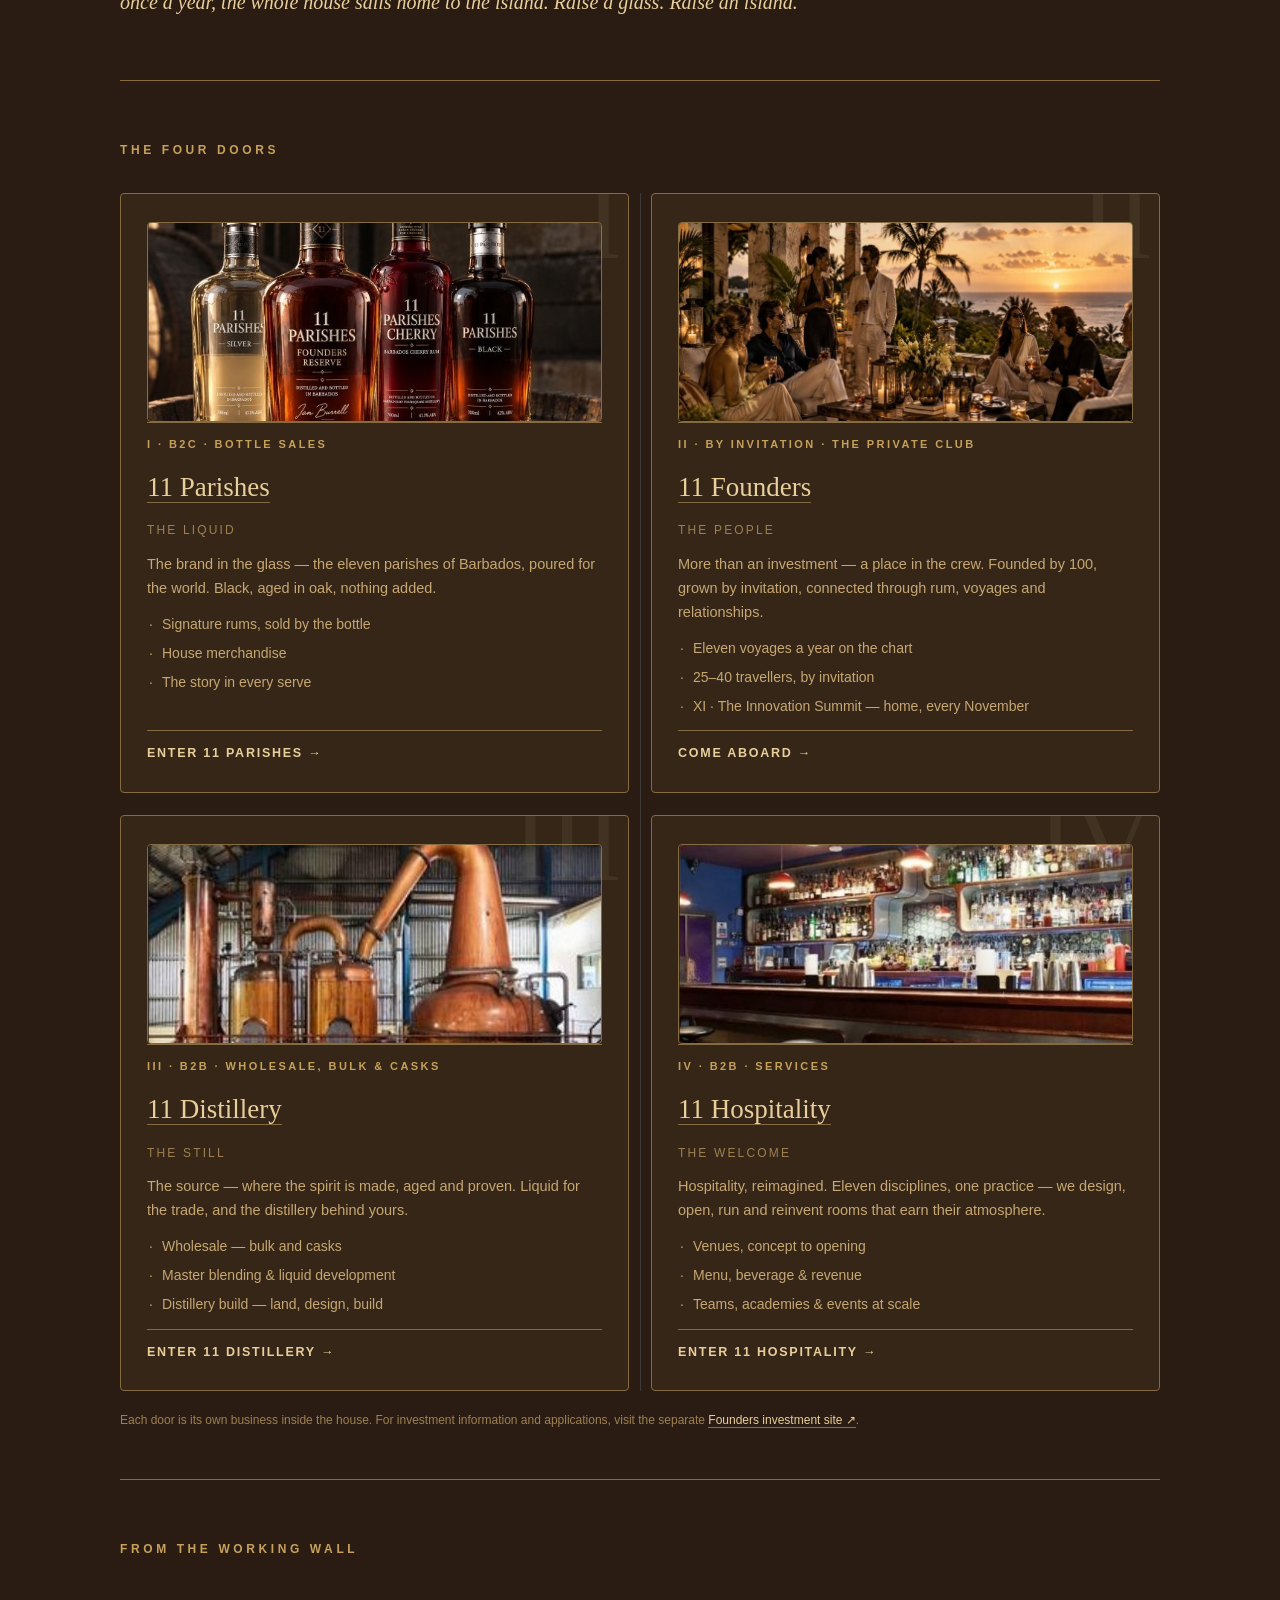
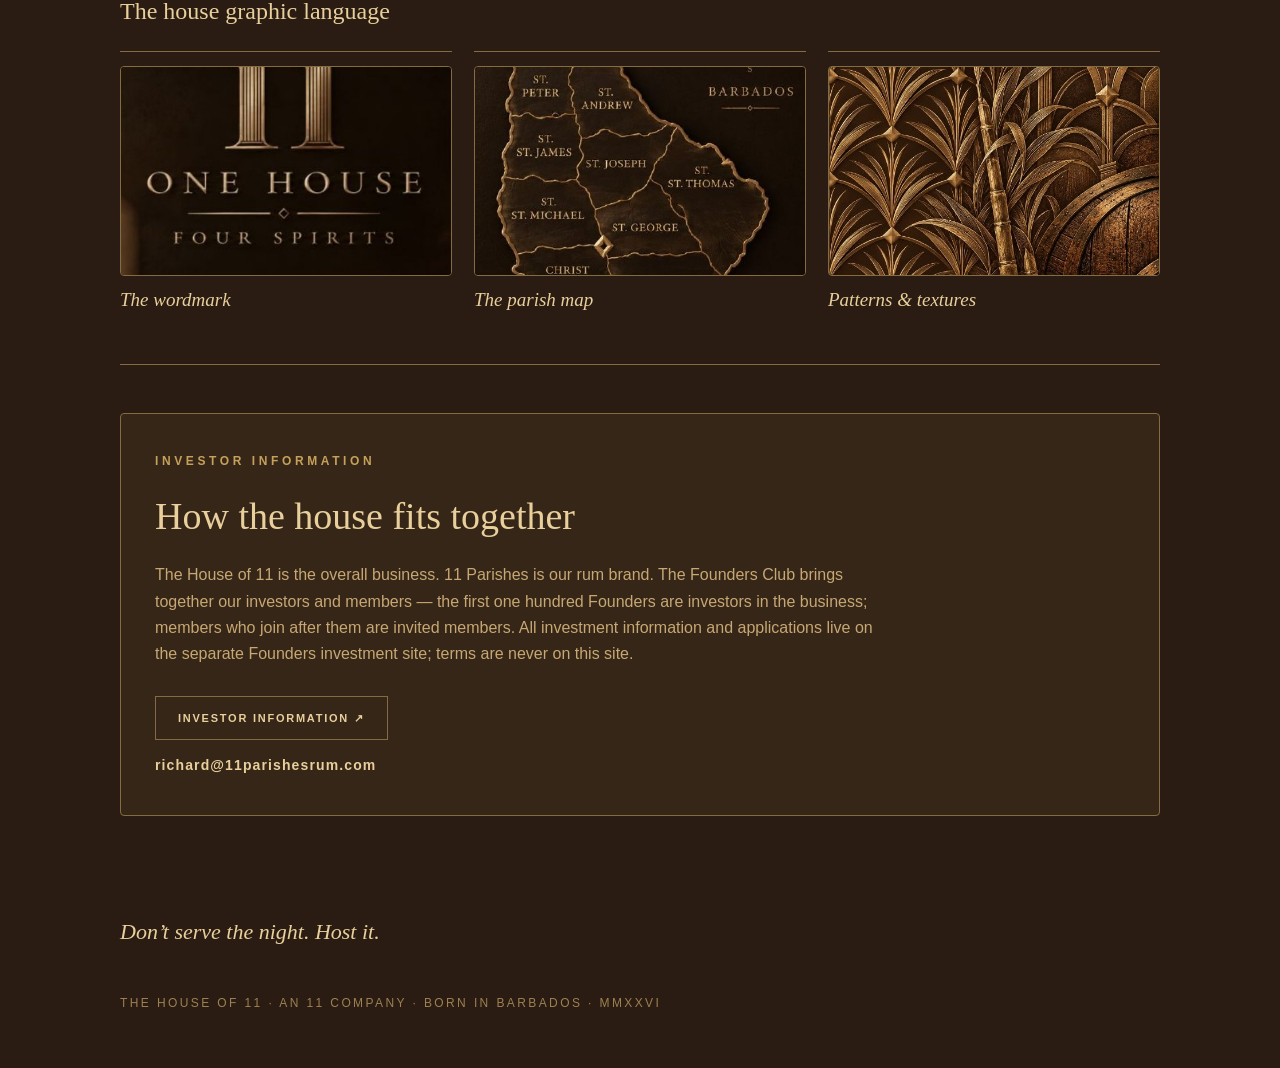
<file: houseof11.html>
<!DOCTYPE html>
<html lang="en">
<head>
<meta charset="utf-8">
<meta http-equiv="refresh" content="0; url=index.html">
<title>The House of 11</title>
</head>
<body style="background:#2A1C12;color:#C7A770;font-family:Georgia,serif;text-align:center;padding-top:20vh;">
<p>The House of 11 — <a href="index.html" style="color:#E9CF9B;">enter the house</a>.</p>
</body>
</html>
</file>
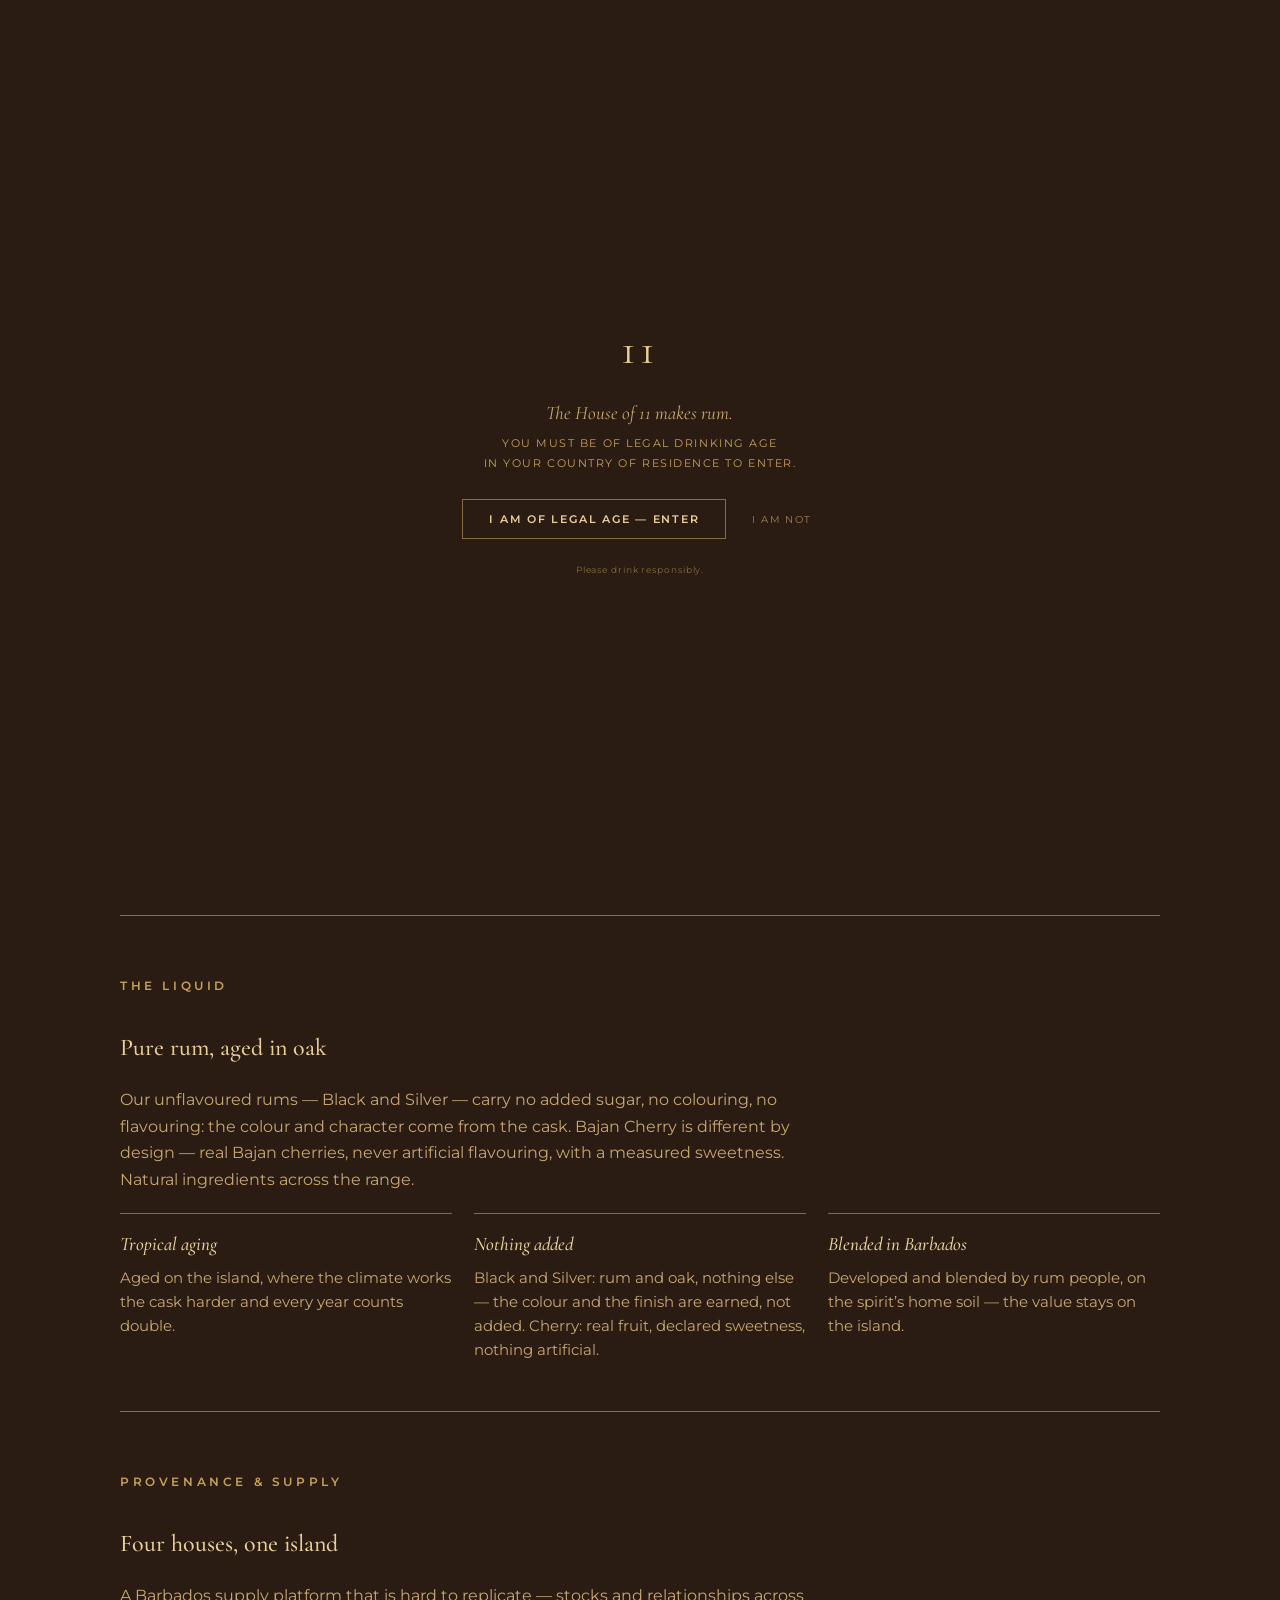
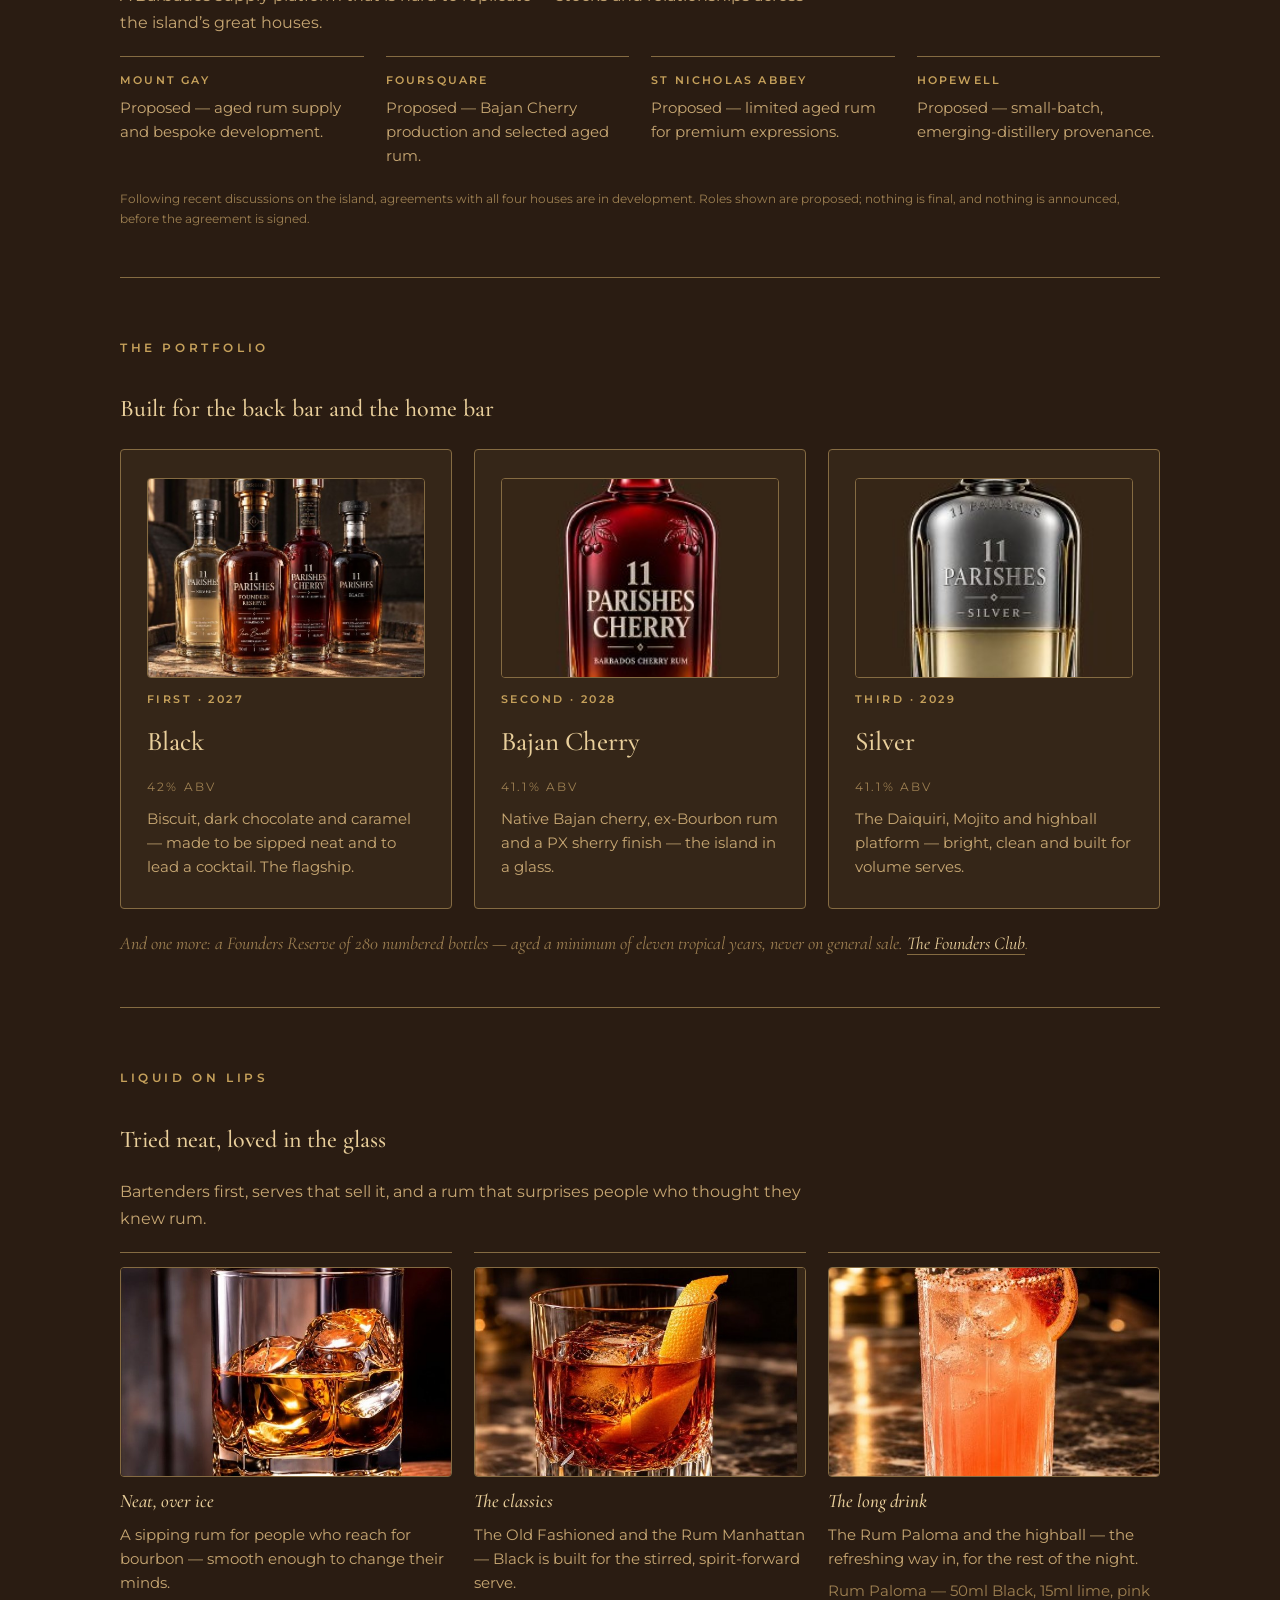
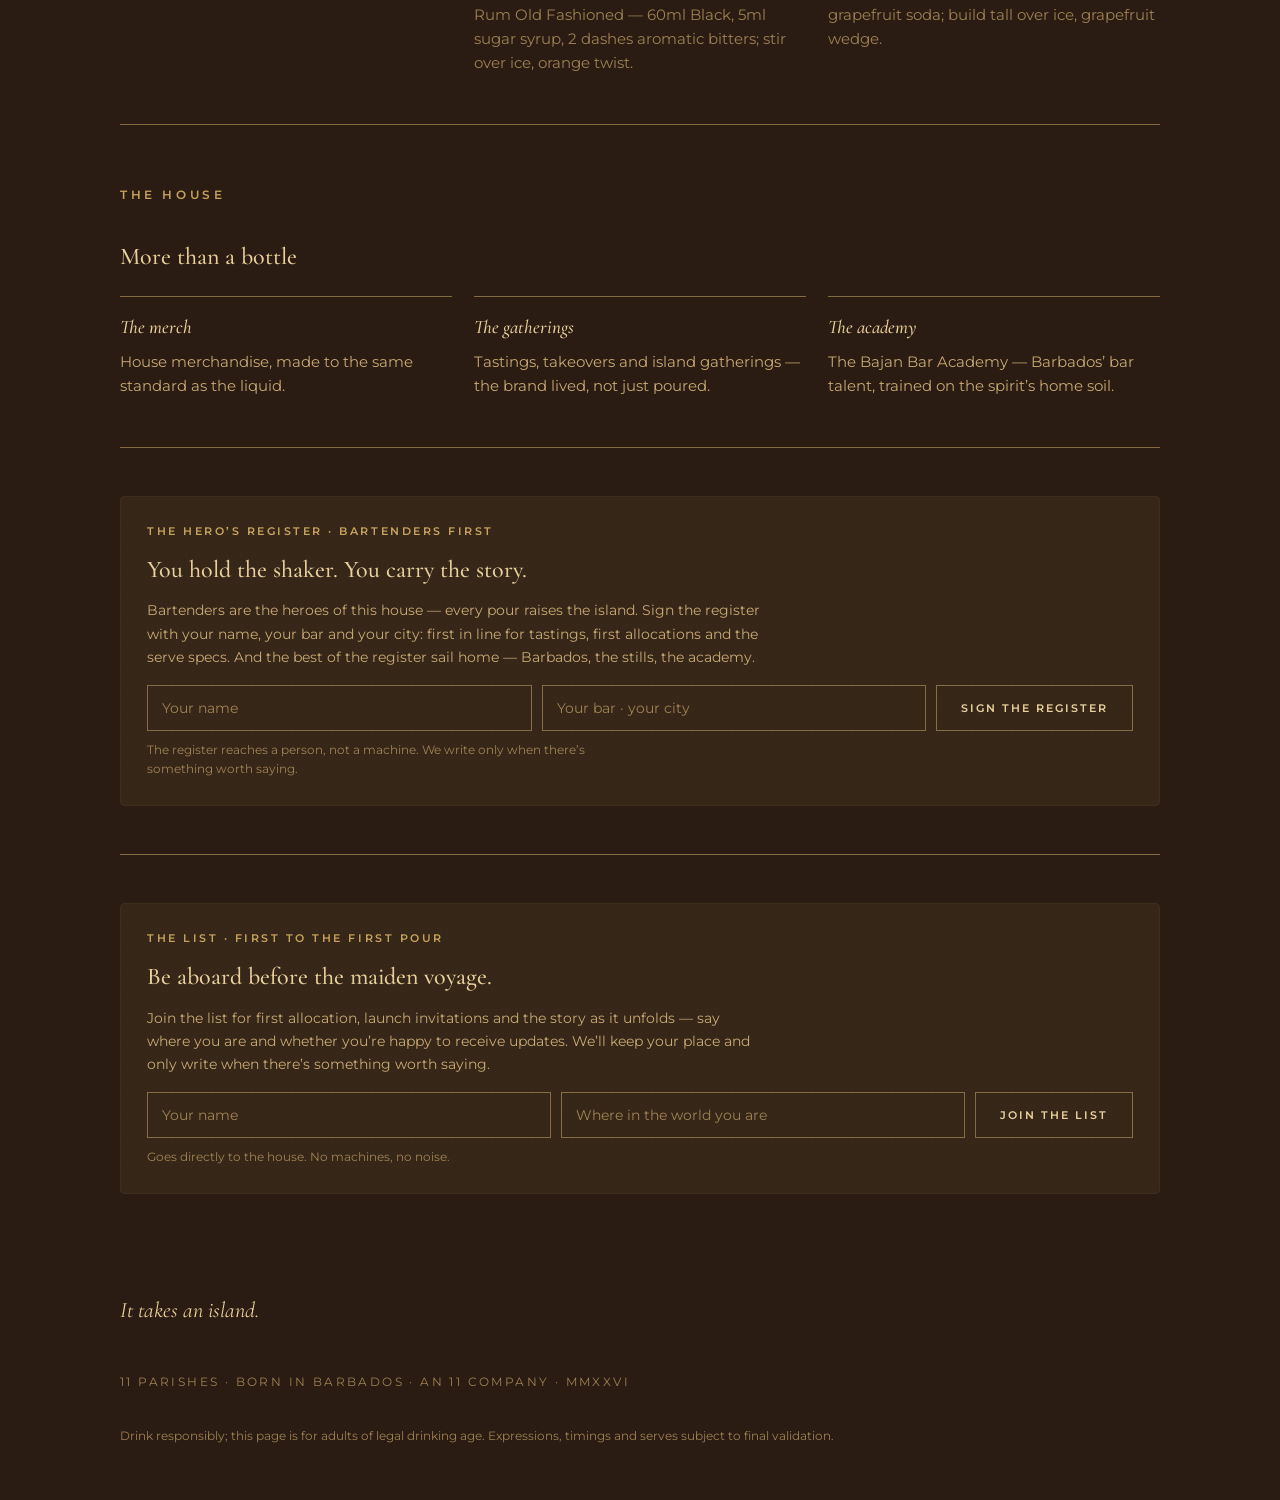
<file: parishes.html>
<!DOCTYPE html>
<html lang="en">
<head>
<meta charset="utf-8">
<meta name="viewport" content="width=device-width, initial-scale=1, viewport-fit=cover">
<title>11 Parishes</title>
<link rel="stylesheet" href="https://fonts.googleapis.com/css2?family=Cormorant+Garamond:ital,wght@0,400;0,500;0,600;1,400;1,500&family=Montserrat:wght@400;500;600;700&display=swap">
<link rel="stylesheet" href="style.css">
</head>
<body>
<div class="wrap">
  <header class="top">
    <div class="mark"><a class="eleven" href="index.html">11</a><span class="dom">Parishes · Barbados rum</span></div>
    <nav class="site">
      <a href="index.html">The House</a>
      <a class="here" href="parishes.html">Parishes</a>
      <a href="founders-club.html">Founders</a>
      <a href="distillery.html">Distillery</a>
      <a href="consultancy.html">Hospitality</a>
      <a href="why-11.html">Why 11</a>
      <a href="https://www.11parishesrum.com/" target="_blank" rel="noopener">Investors ↗</a>
    </nav>
  </header>

  <div class="hero">
    <p class="pre">The island that made rum</p>
    <h1>Eleven parishes.<br>One island.</h1>
    <div class="hrule"></div>
    <p class="lede">The brand in the glass — the eleven parishes of Barbados, poured for the world. Pure Barbados rum, aged in oak, nothing added. The treasure itself: cane turned to gold by the island that invented the art, in a rum that knows its way home.</p>
    <p class="coming">First pours 2027 · Washington DC · London · Barbados</p>
    <img class="banner" src="assets/parishes-hero.jpg" alt="The island that made rum — cane fields, the coast and the old distillery chimney">
  </div>

  <section>
    <p class="kicker">The liquid</p>
    <h2>Pure rum, aged in oak</h2>
    <p class="lede">Our unflavoured rums — Black and Silver — carry no added sugar, no colouring, no flavouring: the colour and character come from the cask. Bajan Cherry is different by design — real Bajan cherries, never artificial flavouring, with a measured sweetness. Natural ingredients across the range.</p>
    <div class="cols">
      <div class="col"><h3>Tropical aging</h3><p>Aged on the island, where the climate works the cask harder and every year counts double.</p></div>
      <div class="col"><h3>Nothing added</h3><p>Black and Silver: rum and oak, nothing else — the colour and the finish are earned, not added. Cherry: real fruit, declared sweetness, nothing artificial.</p></div>
      <div class="col"><h3>Blended in Barbados</h3><p>Developed and blended by rum people, on the spirit&rsquo;s home soil — the value stays on the island.</p></div>
    </div>
  </section>

  <section>
    <p class="kicker">Provenance &amp; supply</p>
    <h2>Four houses, one island</h2>
    <p class="lede">A Barbados supply platform that is hard to replicate — stocks and relationships across the island&rsquo;s great houses.</p>
    <div class="cols four">
      <div class="col"><span class="tag">Mount Gay</span><p>Proposed — aged rum supply and bespoke development.</p></div>
      <div class="col"><span class="tag">Foursquare</span><p>Proposed — Bajan Cherry production and selected aged rum.</p></div>
      <div class="col"><span class="tag">St Nicholas Abbey</span><p>Proposed — limited aged rum for premium expressions.</p></div>
      <div class="col"><span class="tag">Hopewell</span><p>Proposed — small-batch, emerging-distillery provenance.</p></div>
    </div>
    <p class="smallnote">Following recent discussions on the island, agreements with all four houses are in development. Roles shown are proposed; nothing is final, and nothing is announced, before the agreement is signed.</p>
  </section>

  <section>
    <p class="kicker">The portfolio</p>
    <h2>Built for the back bar and the home bar</h2>
    <div class="cards">
      <article class="card">
        <img class="ph black" src="assets/mark-parishes.jpg" alt="11 Parishes Black in the bottle family">
        <span class="ord">First · 2027</span>
        <h3>Black</h3>
        <span class="abv">42% ABV</span>
        <p>Biscuit, dark chocolate and caramel — made to be sipped neat and to lead a cocktail. The flagship.</p>
      </article>
      <article class="card">
        <img class="ph" src="assets/bottle-cherry.jpg" alt="11 Parishes Cherry — Barbados cherry rum">
        <span class="ord">Second · 2028</span>
        <h3>Bajan Cherry</h3>
        <span class="abv">41.1% ABV</span>
        <p>Native Bajan cherry, ex-Bourbon rum and a PX sherry finish — the island in a glass.</p>
      </article>
      <article class="card">
        <img class="ph" src="assets/bottle-silver.jpg" alt="11 Parishes Silver">
        <span class="ord">Third · 2029</span>
        <h3>Silver</h3>
        <span class="abv">41.1% ABV</span>
        <p>The Daiquiri, Mojito and highball platform — bright, clean and built for volume serves.</p>
      </article>
    </div>
    <p class="reserve">And one more: a Founders Reserve of 280 numbered bottles — aged a minimum of eleven tropical years, never on general sale. <a href="founders-club.html">The Founders Club</a>.</p>
  </section>

  <section>
    <p class="kicker">Liquid on lips</p>
    <h2>Tried neat, loved in the glass</h2>
    <p class="lede">Bartenders first, serves that sell it, and a rum that surprises people who thought they knew rum.</p>
    <div class="cols">
      <div class="col"><img class="ph" src="assets/serve-neat.jpg" alt="Rum neat over ice"><h3>Neat, over ice</h3><p>A sipping rum for people who reach for bourbon — smooth enough to change their minds.</p></div>
      <div class="col"><img class="ph" src="assets/serve-classic.jpg" alt="The Rum Old Fashioned"><h3>The classics</h3><p>The Old Fashioned and the Rum Manhattan — Black is built for the stirred, spirit-forward serve.</p><p class="smallnote">Rum Old Fashioned — 60ml Black, 5ml sugar syrup, 2 dashes aromatic bitters; stir over ice, orange twist.</p></div>
      <div class="col"><img class="ph" src="assets/serve-highball.jpg" alt="The Rum Paloma"><h3>The long drink</h3><p>The Rum Paloma and the highball — the refreshing way in, for the rest of the night.</p><p class="smallnote">Rum Paloma — 50ml Black, 15ml lime, pink grapefruit soda; build tall over ice, grapefruit wedge.</p></div>
    </div>
  </section>

  <section>
    <p class="kicker">The house</p>
    <h2>More than a bottle</h2>
    <div class="cols">
      <div class="col"><h3>The merch</h3><p>House merchandise, made to the same standard as the liquid.</p></div>
      <div class="col"><h3>The gatherings</h3><p>Tastings, takeovers and island gatherings — the brand lived, not just poured.</p></div>
      <div class="col"><h3>The academy</h3><p>The Bajan Bar Academy — Barbados&rsquo; bar talent, trained on the spirit&rsquo;s home soil.</p></div>
    </div>
  </section>

  <section>
    <div class="quiet grain">
      <p class="q-k">The hero&rsquo;s register · bartenders first</p>
      <h3>You hold the shaker. You carry the story.</h3>
      <p>Bartenders are the heroes of this house — every pour raises the island. Sign the register with your name, your bar and your city: first in line for tastings, first allocations and the serve specs. And the best of the register sail home — Barbados, the stills, the academy.</p>
      <form class="row" id="heroform">
        <input type="text" id="hname" placeholder="Your name" required autocomplete="name">
        <input type="text" id="hbar" placeholder="Your bar · your city" required>
        <button type="submit">Sign the register</button>
      </form>
      <p class="small">The register reaches a person, not a machine. We write only when there&rsquo;s something worth saying.</p>
    </div>
  </section>

  <section class="last">
    <div class="quiet grain">
      <p class="q-k">The list · first to the first pour</p>
      <h3>Be aboard before the maiden voyage.</h3>
      <p>Join the list for first allocation, launch invitations and the story as it unfolds — say where you are and whether you&rsquo;re happy to receive updates. We&rsquo;ll keep your place and only write when there&rsquo;s something worth saying.</p>
      <form class="row" id="listform">
        <input type="text" id="lname" placeholder="Your name" required autocomplete="name">
        <input type="text" id="lwhere" placeholder="Where in the world you are" required>
        <button type="submit">Join the list</button>
      </form>
      <p class="small">Goes directly to the house. No machines, no noise.</p>
    </div>
  </section>

  <footer>
    <p class="line">It takes an island.</p>
    <p class="small">11 Parishes · Born in Barbados · An 11 company · MMXXVI</p>
    <p class="note">Drink responsibly; this page is for adults of legal drinking age. Expressions, timings and serves subject to final validation.</p>
  </footer>
</div>

<div id="agegate" role="dialog" aria-modal="true" style="position:fixed;inset:0;z-index:9999;background:#2A1C12;display:none;align-items:center;justify-content:center;text-align:center;padding:24px;">
  <div style="max-width:30em;">
    <div style="font-family:'Cormorant Garamond',Georgia,serif;font-size:44px;color:#E9CF9B;letter-spacing:.08em;">11</div>
    <p style="font-family:'Cormorant Garamond',Georgia,serif;font-style:italic;font-size:19px;color:#C7A770;line-height:1.5;margin:14px 0 6px;">The House of 11 makes rum.</p>
    <p style="font-family:Montserrat,sans-serif;font-size:11px;letter-spacing:.14em;text-transform:uppercase;color:#C6A15B;line-height:1.8;margin:0 0 22px;">You must be of legal drinking age<br>in your country of residence to enter.</p>
    <button id="ageyes" style="background:none;border:1px solid #856B42;color:#E9CF9B;font-family:Montserrat,sans-serif;font-size:11px;letter-spacing:.16em;text-transform:uppercase;font-weight:600;padding:12px 26px;cursor:pointer;margin:4px 8px;">I am of legal age — enter</button>
    <button id="ageno" style="background:none;border:none;color:#9E8052;font-family:Montserrat,sans-serif;font-size:10px;letter-spacing:.14em;text-transform:uppercase;padding:12px 10px;cursor:pointer;margin:4px;">I am not</button>
    <p style="font-family:Montserrat,sans-serif;font-size:9px;letter-spacing:.1em;color:#856B42;margin-top:20px;">Please drink responsibly.</p>
  </div>
</div>
<script>
(function(){
  var g=document.getElementById('agegate');if(!g)return;
  var ok=false;
  try{ok=sessionStorage.getItem('h11age')==='1';}catch(e){ok=false;}
  if(!ok){g.style.display='flex';document.documentElement.style.overflow='hidden';}
  var y=document.getElementById('ageyes'),n=document.getElementById('ageno');
  if(y)y.onclick=function(){try{sessionStorage.setItem('h11age','1');}catch(e){}g.style.display='none';document.documentElement.style.overflow='';};
  if(n)n.onclick=function(){window.location.href='https://www.responsibility.org/';};
})();
</script>
<script>
(function(){
  function wire(id, subject, build){
    var f=document.getElementById(id); if(!f) return;
    f.addEventListener('submit', function(e){
      e.preventDefault();
      location.href='mailto:richard@11parishesrum.com?subject='+encodeURIComponent(subject)+'&body='+encodeURIComponent(build());
    });
  }
  wire('heroform','The hero\u2019s register \u2014 11 Parishes', function(){
    return 'Name: '+document.getElementById('hname').value+'\nBar / city: '+document.getElementById('hbar').value+'\n\nSigned the hero\u2019s register at housesof11.com.';
  });
  wire('listform','The list \u2014 11 Parishes', function(){
    return 'Name: '+document.getElementById('lname').value+'\nWhere: '+document.getElementById('lwhere').value+'\n\nJoined the list at housesof11.com. Happy to receive updates.';
  });
})();
</script>
<a class="lampdoor" href="harbour.html" aria-label="The Harbour"><span class="lbl">The Harbour</span><span class="dot"></span></a>
</body>
</html>
</file>
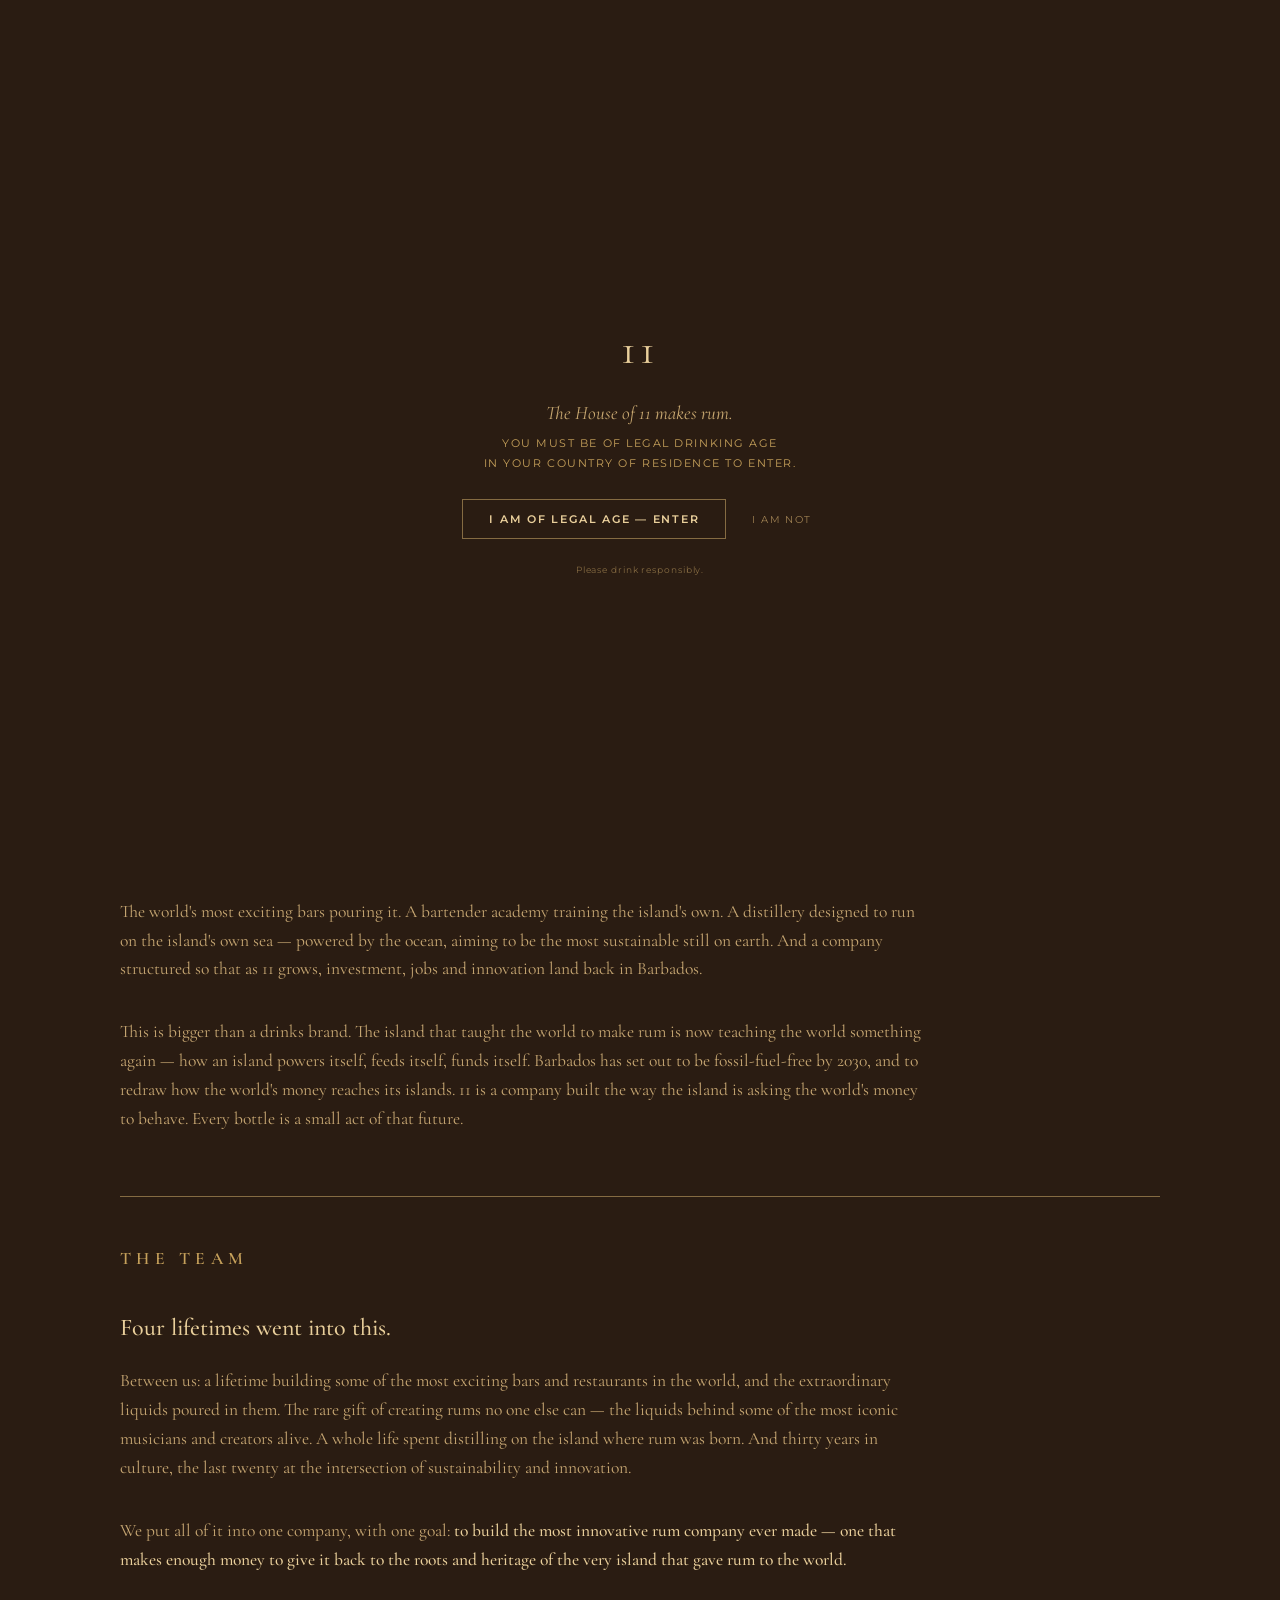
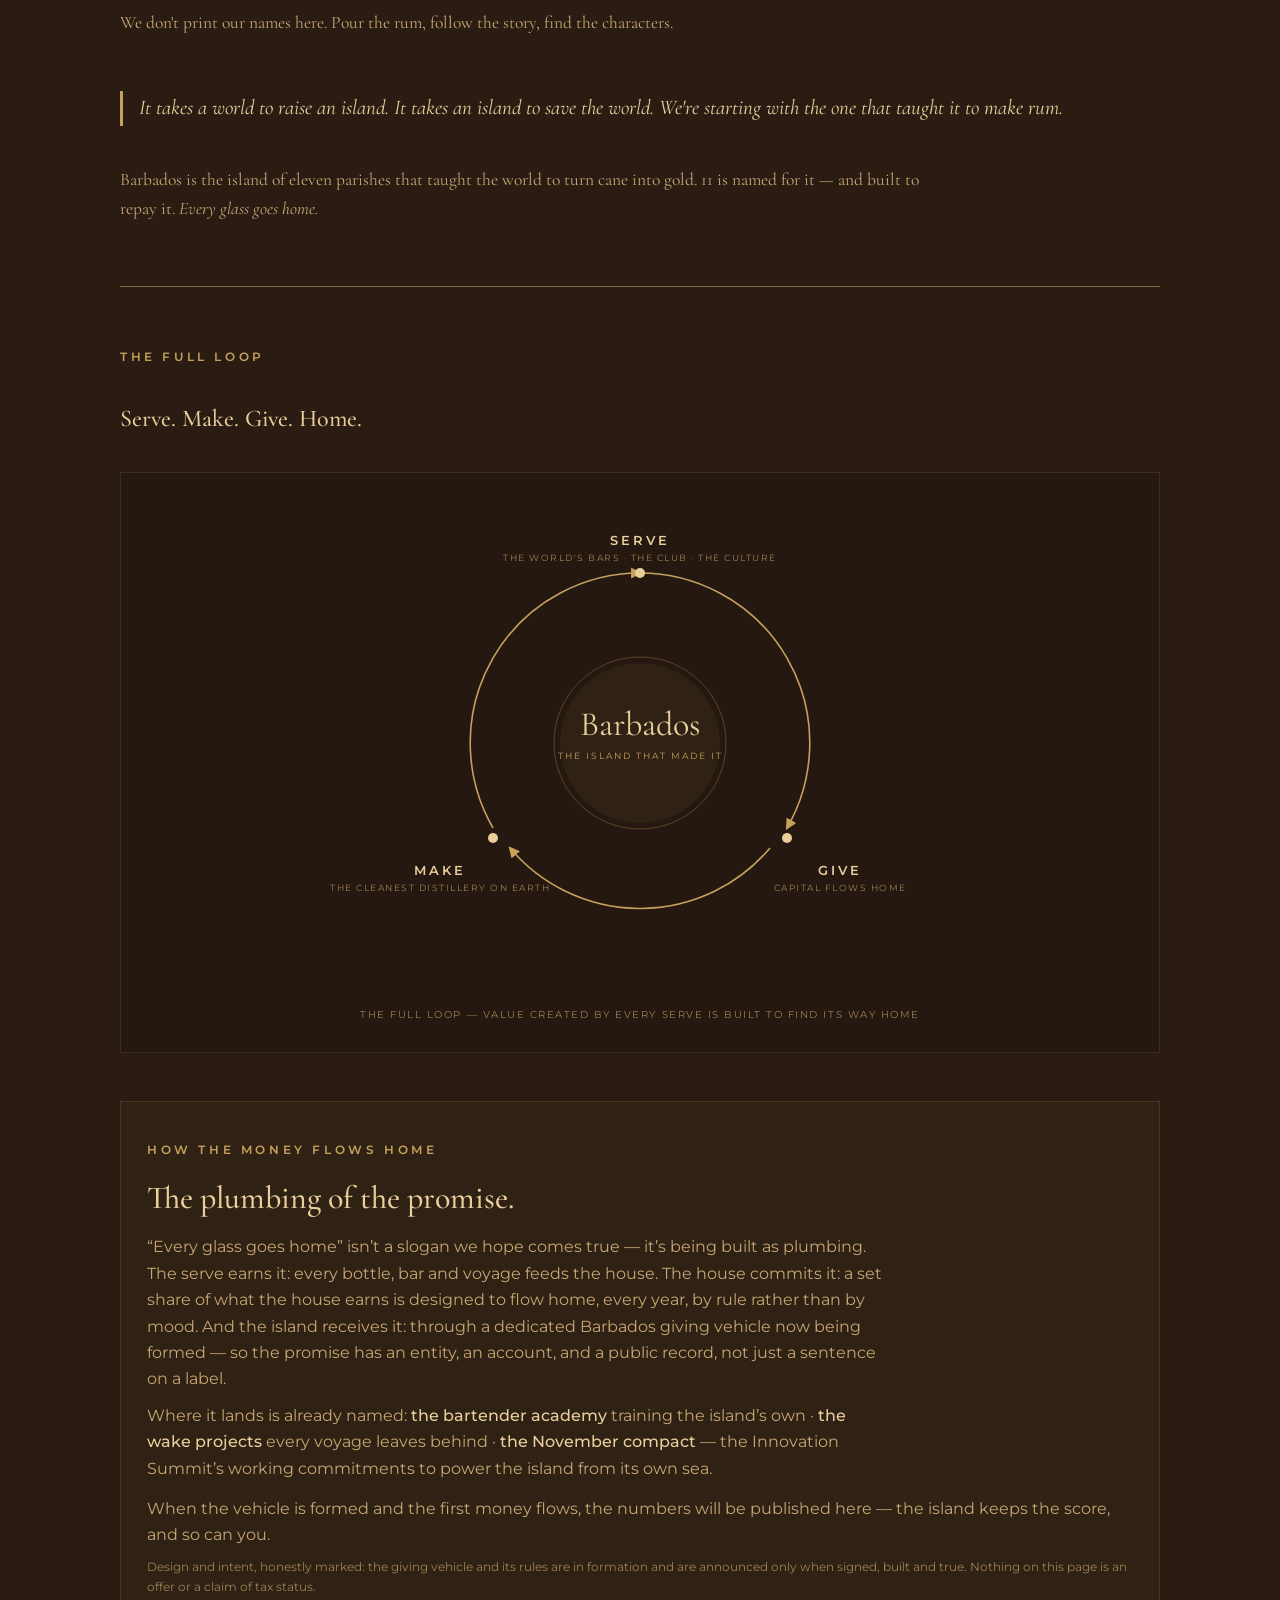
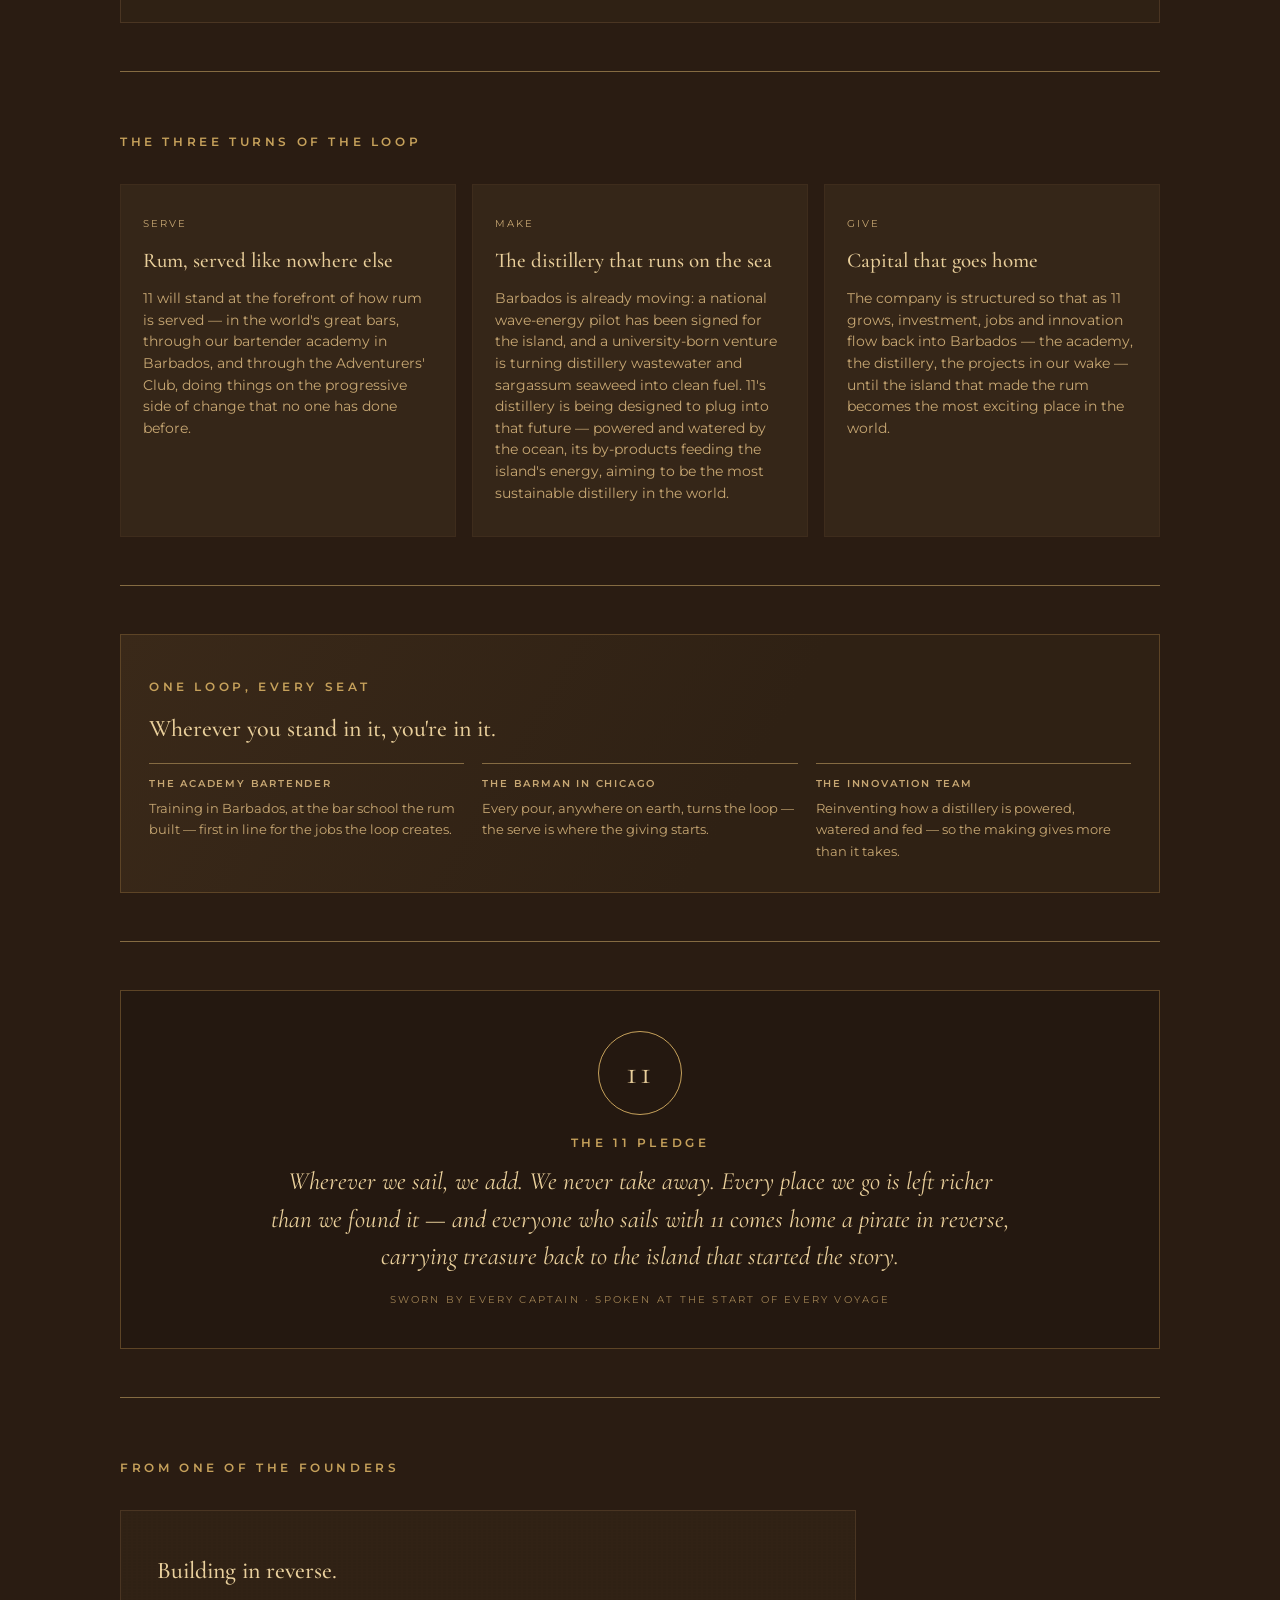
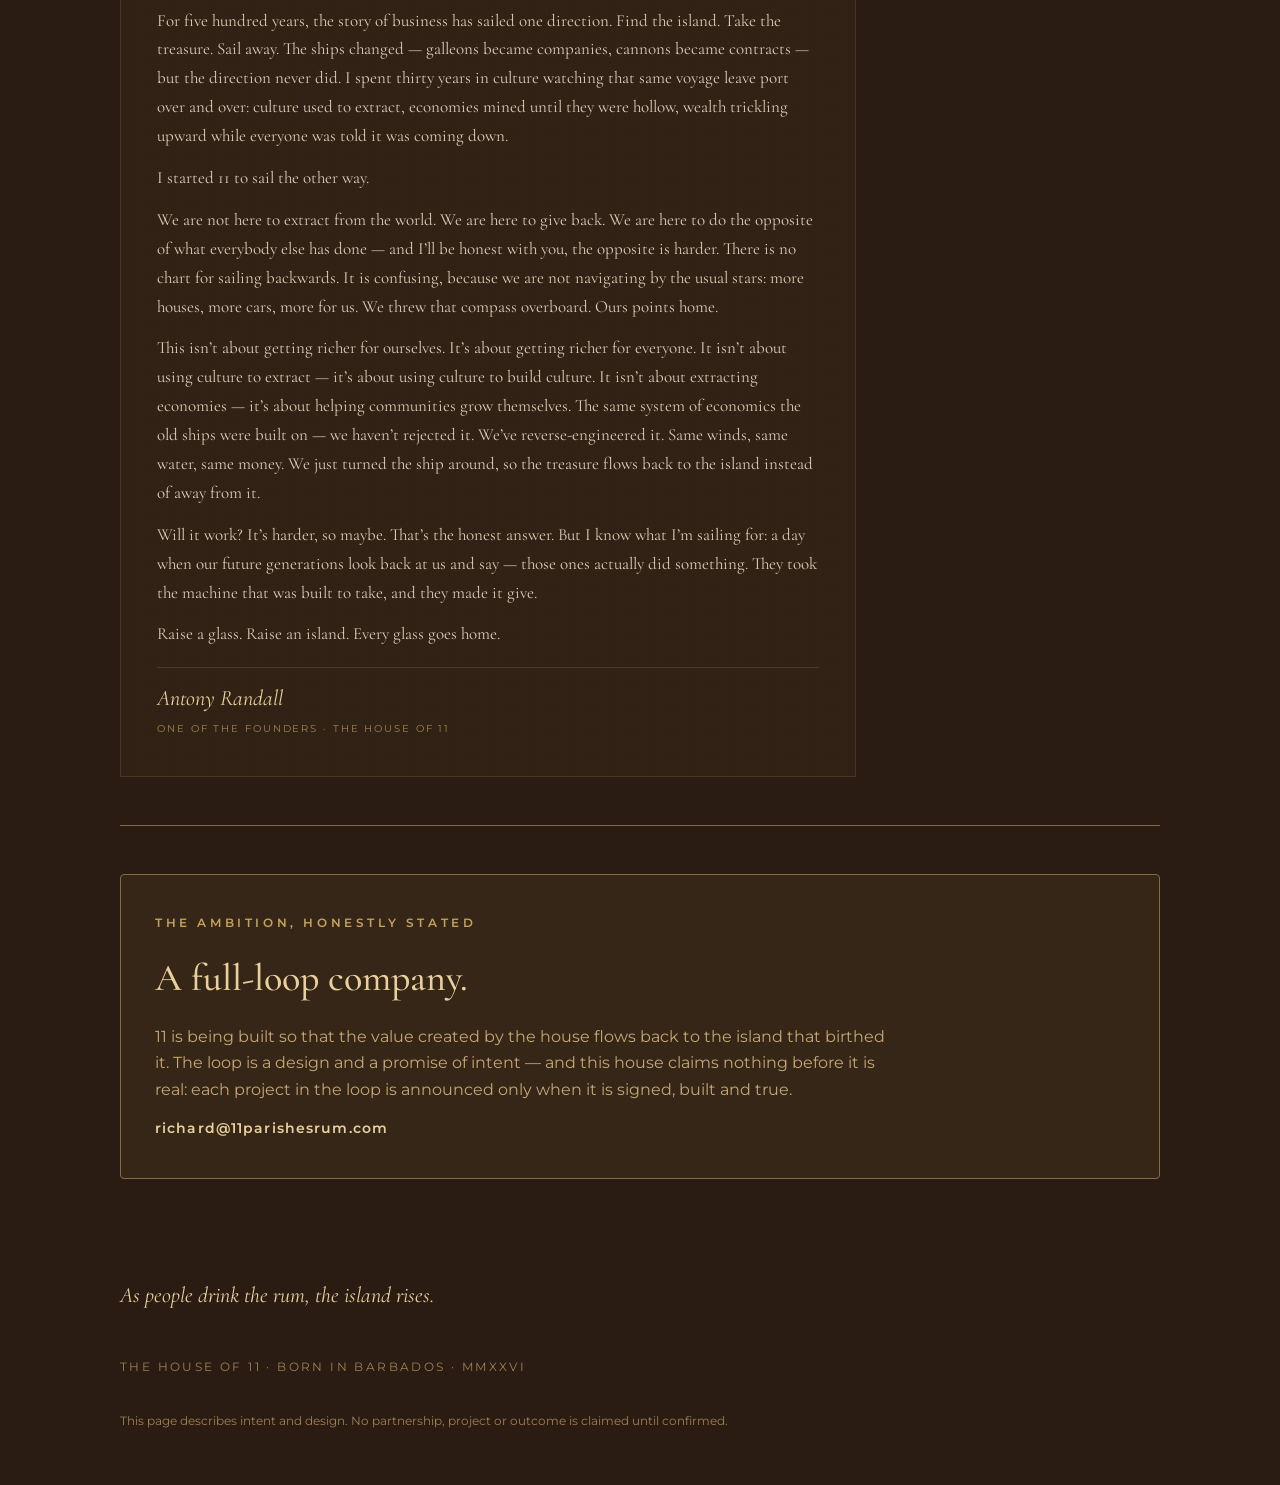
<file: why-11.html>
<!DOCTYPE html>
<html lang="en">
<head>
<meta charset="utf-8">
<meta name="viewport" content="width=device-width, initial-scale=1, viewport-fit=cover">
<meta name="robots" content="noindex, nofollow">
<title>Our Vision for 11</title>
<link rel="stylesheet" href="https://fonts.googleapis.com/css2?family=Cormorant+Garamond:ital,wght@0,400;0,500;0,600;1,400;1,500&family=Montserrat:wght@400;500;600;700&display=swap">
<link rel="stylesheet" href="style.css">
<style>
.w11-hero{position:relative;margin:26px 0 0;padding:84px 36px 88px;background:
  radial-gradient(1100px 480px at 75% -10%, rgba(233,207,155,.10), transparent 60%),
  radial-gradient(800px 400px at 5% 115%, rgba(120,160,120,.07), transparent 60%),
  #241810;border:1px solid #3E2C1C;}
.w11-hero h1{font-size:clamp(42px,6.5vw,76px);line-height:1.04;margin:0 0 18px;color:var(--display);font-weight:500;}
.loopwrap{background:#241810;border:1px solid #3E2C1C;padding:30px 20px 10px;margin:14px 0;}
.loopwrap svg{width:100%;max-width:720px;display:block;margin:0 auto;height:auto;}
.loopnote{font-family:var(--sans);font-size:9.5px;letter-spacing:.16em;text-transform:uppercase;color:var(--quiet);text-align:center;padding:14px 4px 10px;}
.story p{font-family:var(--serif);font-size:17.5px;line-height:1.65;margin:0 0 14px;max-width:46em;}
.story .pull{font-style:italic;font-size:21px;color:var(--display);border-left:3px solid #C6A15B;padding-left:16px;margin:20px 0;}
.doors3{display:grid;grid-template-columns:repeat(3,1fr);gap:16px;}
.d3{background:var(--panel);border:1px solid #3E2C1C;padding:24px 22px;}
.d3 .ord{font-family:var(--sans);font-size:9.5px;letter-spacing:.2em;text-transform:uppercase;color:var(--kick);}
.d3 h3{margin:8px 0 10px;font-size:21px;color:var(--display);font-family:var(--serif);font-weight:500;}
.d3 p{font-size:13.5px;color:var(--body);margin:0 0 8px;line-height:1.6;}
.people{background:linear-gradient(120deg,#3a2919,#2F2114 60%);border:1px solid #5d4426;padding:30px 28px;}
.people .row{display:grid;grid-template-columns:repeat(3,1fr);gap:18px;margin-top:14px;}
.people .row div{border-top:1px solid var(--rule);padding-top:12px;}
.people b{display:block;font-family:var(--sans);font-size:10px;letter-spacing:.18em;text-transform:uppercase;color:var(--kick);margin-bottom:6px;font-weight:600;}
.people .row p{font-size:13px;color:var(--body);margin:0;}
@media (max-width:880px){.doors3{grid-template-columns:1fr;}.people .row{grid-template-columns:1fr;}.w11-hero{padding:56px 22px 60px;}}
</style>
</head>
<body>
<div class="wrap">
  <header class="top">
    <div class="mark"><a class="eleven" href="index.html">11</a><span class="dom">Why 11</span></div>
    <nav class="site">
      <a href="index.html">The House</a>
      <a href="parishes.html">Parishes</a>
      <a href="founders-club.html">Founders</a>
      <a href="distillery.html">Distillery</a>
      <a href="consultancy.html">Hospitality</a>
      <a class="here" href="why-11.html">Why 11</a>
      <a href="https://www.11parishesrum.com/" target="_blank" rel="noopener">Investors ↗</a>
    </nav>
  </header>

  <div class="w11-hero">
    <p class="pre">Our vision for 11</p>
    <h1>Raise a glass.<br>Raise an island.</h1>
    <div class="hrule"></div>
    <p class="lede">For three hundred years, rum built the world. Ships, cities, fortunes, empires — all of it raised on the cane of one small island. Almost none of it ever flowed back.</p>
  </div>

  <section class="story">
    <p class="kicker">The idea</p>
    <h2>Our vision for 11</h2>
    <p>11 was born from a simple, uncomfortable idea: the world is full of industries that desperately need their money to flow back to the roots and heritage that built them. Rum is the oldest case on earth. So we started there — with rum, and with the island that invented it.</p>
    <p><b style="color:var(--display);font-weight:500;">Our vision is a full loop.</b> The way we serve, the way we make, and the money we earn — all of it built to flow home. The world's most exciting bars pouring it. A bartender academy training the island's own. A distillery designed to run on the island's own sea — powered by the ocean, aiming to be the most sustainable still on earth. And a company structured so that as 11 grows, investment, jobs and innovation land back in Barbados.</p>
    <p>This is bigger than a drinks brand. The island that taught the world to make rum is now teaching the world something again — how an island powers itself, feeds itself, funds itself. Barbados has set out to be fossil-fuel-free by 2030, and to redraw how the world's money reaches its islands. 11 is a company built the way the island is asking the world's money to behave. Every bottle is a small act of that future.</p>
  </section>

  <section class="story">
    <p class="kicker">The team</p>
    <h2>Four lifetimes went into this.</h2>
    <p>Between us: a lifetime building some of the most exciting bars and restaurants in the world, and the extraordinary liquids poured in them. The rare gift of creating rums no one else can — the liquids behind some of the most iconic musicians and creators alive. A whole life spent distilling on the island where rum was born. And thirty years in culture, the last twenty at the intersection of sustainability and innovation.</p>
    <p>We put all of it into one company, with one goal: <b style="color:var(--display);font-weight:500;">to build the most innovative rum company ever made — one that makes enough money to give it back to the roots and heritage of the very island that gave rum to the world.</b></p>
    <p>We don't print our names here. Pour the rum, follow the story, find the characters.</p>
    <p class="pull">It takes a world to raise an island. It takes an island to save the world. We're starting with the one that taught it to make rum.</p>
    <p>Barbados is the island of eleven parishes that taught the world to turn cane into gold. 11 is named for it — and built to repay it. <i>Every glass goes home.</i></p>
  </section>

  <section>
    <p class="kicker">The full loop</p>
    <h2>Serve. Make. Give. Home.</h2>
    <div class="loopwrap">
      <svg viewBox="0 0 720 480" role="img" aria-label="The full loop: serve, give, make, around Barbados">
        <defs>
          <marker id="ah" viewBox="0 0 10 10" refX="8" refY="5" markerWidth="7" markerHeight="7" orient="auto-start-reverse">
            <path d="M0,0 L10,5 L0,10 z" fill="#C6A15B"/>
          </marker>
        </defs>
        <!-- centre -->
        <circle cx="360" cy="240" r="86" fill="none" stroke="#5d4426"/>
        <circle cx="360" cy="240" r="80" fill="#2F2114"/>
        <text x="360" y="232" text-anchor="middle" font-family="Cormorant Garamond,Georgia,serif" font-size="34" fill="#E9CF9B">Barbados</text>
        <text x="360" y="256" text-anchor="middle" font-family="Montserrat,sans-serif" font-size="9" letter-spacing="2" fill="#C6A15B">THE ISLAND THAT MADE IT</text>
        <!-- loop arcs -->
        <g fill="none" stroke="#C6A15B" stroke-width="1.6" marker-end="url(#ah)">
          <path d="M 360,70 A 170,170 0 0 1 507,325"/>
          <path d="M 490,345 A 170,170 0 0 1 230,345"/>
          <path d="M 213,325 A 170,170 0 0 1 360,70" stroke-dasharray="0"/>
        </g>
        <!-- nodes -->
        <g text-anchor="middle">
          <circle cx="360" cy="70" r="5" fill="#E9CF9B"/>
          <text x="360" y="42" font-family="Montserrat,sans-serif" font-size="13" font-weight="600" letter-spacing="3" fill="#E9CF9B">SERVE</text>
          <text x="360" y="58" font-family="Montserrat,sans-serif" font-size="9" letter-spacing="1.5" fill="#9E8052">THE WORLD'S BARS · THE CLUB · THE CULTURE</text>
          <circle cx="507" cy="335" r="5" fill="#E9CF9B"/>
          <text x="560" y="372" font-family="Montserrat,sans-serif" font-size="13" font-weight="600" letter-spacing="3" fill="#E9CF9B">GIVE</text>
          <text x="560" y="388" font-family="Montserrat,sans-serif" font-size="9" letter-spacing="1.5" fill="#9E8052">CAPITAL FLOWS HOME</text>
          <circle cx="213" cy="335" r="5" fill="#E9CF9B"/>
          <text x="160" y="372" font-family="Montserrat,sans-serif" font-size="13" font-weight="600" letter-spacing="3" fill="#E9CF9B">MAKE</text>
          <text x="160" y="388" font-family="Montserrat,sans-serif" font-size="9" letter-spacing="1.5" fill="#9E8052">THE CLEANEST DISTILLERY ON EARTH</text>
        </g>
      </svg>
      <p class="loopnote">The full loop — value created by every serve is built to find its way home</p>
    </div>
    <div style="background:#2F2114;border:1px solid #4a3522;padding:26px 26px;margin-top:14px;">
      <p class="kicker">How the money flows home</p>
      <h2 style="font-size:clamp(24px,3.4vw,32px);margin:6px 0 10px;">The plumbing of the promise.</h2>
      <p style="max-width:46em;margin:0 0 10px;">&ldquo;Every glass goes home&rdquo; isn&rsquo;t a slogan we hope comes true — it&rsquo;s being built as plumbing. The serve earns it: every bottle, bar and voyage feeds the house. The house commits it: a set share of what the house earns is designed to flow home, every year, by rule rather than by mood. And the island receives it: through a dedicated Barbados giving vehicle now being formed — so the promise has an entity, an account, and a public record, not just a sentence on a label.</p>
      <p style="max-width:46em;margin:0 0 10px;">Where it lands is already named: <b style="color:var(--display);font-weight:500;">the bartender academy</b> training the island&rsquo;s own · <b style="color:var(--display);font-weight:500;">the wake projects</b> every voyage leaves behind · <b style="color:var(--display);font-weight:500;">the November compact</b> — the Innovation Summit&rsquo;s working commitments to power the island from its own sea.</p>
      <p class="pull" style="margin:14px 0 6px;">When the vehicle is formed and the first money flows, the numbers will be published here — the island keeps the score, and so can you.</p>
      <p style="font-size:12px;color:var(--quiet);margin:8px 0 0;">Design and intent, honestly marked: the giving vehicle and its rules are in formation and are announced only when signed, built and true. Nothing on this page is an offer or a claim of tax status.</p>
    </div>
  </section>

  <section>
    <p class="kicker">The three turns of the loop</p>
    <div class="doors3">
      <div class="d3"><span class="ord">Serve</span><h3>Rum, served like nowhere else</h3>
        <p>11 will stand at the forefront of how rum is served — in the world's great bars, through our bartender academy in Barbados, and through the Adventurers' Club, doing things on the progressive side of change that no one has done before.</p></div>
      <div class="d3"><span class="ord">Make</span><h3>The distillery that runs on the sea</h3>
        <p>Barbados is already moving: a national wave-energy pilot has been signed for the island, and a university-born venture is turning distillery wastewater and sargassum seaweed into clean fuel. 11's distillery is being designed to plug into that future — powered and watered by the ocean, its by-products feeding the island's energy, aiming to be the most sustainable distillery in the world.</p></div>
      <div class="d3"><span class="ord">Give</span><h3>Capital that goes home</h3>
        <p>The company is structured so that as 11 grows, investment, jobs and innovation flow back into Barbados — the academy, the distillery, the projects in our wake — until the island that made the rum becomes the most exciting place in the world.</p></div>
    </div>
  </section>

  <section>
    <div class="people">
      <p class="kicker">One loop, every seat</p>
      <h2>Wherever you stand in it, you're in it.</h2>
      <div class="row">
        <div><b>The academy bartender</b><p>Training in Barbados, at the bar school the rum built — first in line for the jobs the loop creates.</p></div>
        <div><b>The barman in Chicago</b><p>Every pour, anywhere on earth, turns the loop — the serve is where the giving starts.</p></div>
        <div><b>The innovation team</b><p>Reinventing how a distillery is powered, watered and fed — so the making gives more than it takes.</p></div>
      </div>
    </div>
  </section>

  <section>
    <div style="background:#241810;border:1px solid #5d4426;padding:40px 30px;text-align:center;">
      <div style="width:84px;height:84px;line-height:82px;border:1px solid #C6A15B;border-radius:50%;margin:0 auto;font-family:var(--serif);font-size:34px;color:var(--display);letter-spacing:.08em;">11</div>
      <p class="kicker" style="margin:18px 0 10px;">The 11 Pledge</p>
      <p style="font-family:var(--serif);font-style:italic;font-size:clamp(19px,2.6vw,25px);color:var(--display);line-height:1.5;max-width:30em;margin:0 auto;">Wherever we sail, we add. We never take away. Every place we go is left richer than we found it — and everyone who sails with 11 comes home a pirate in reverse, carrying treasure back to the island that started the story.</p>
      <p style="font-family:var(--sans);font-size:10px;letter-spacing:.22em;text-transform:uppercase;color:var(--quiet);margin:16px 0 0;">Sworn by every Captain · spoken at the start of every voyage</p>
    </div>
  </section>

  <section>
    <p class="kicker">From one of the founders</p>
    <div class="grain" style="background:#2F2114;border:1px solid #4a3522;padding:40px 36px;max-width:46em;">
      <h2 style="margin:0 0 16px;">Building in reverse.</h2>
      <div style="font-family:var(--serif);font-size:17px;line-height:1.7;color:#D9CBB4;">
        <p style="margin:0 0 13px;">For five hundred years, the story of business has sailed one direction. Find the island. Take the treasure. Sail away. The ships changed — galleons became companies, cannons became contracts — but the direction never did. I spent thirty years in culture watching that same voyage leave port over and over: culture used to extract, economies mined until they were hollow, wealth trickling upward while everyone was told it was coming down.</p>
        <p style="margin:0 0 13px;">I started 11 to sail the other way.</p>
        <p style="margin:0 0 13px;">We are not here to extract from the world. We are here to give back. We are here to do the opposite of what everybody else has done — and I&rsquo;ll be honest with you, the opposite is harder. There is no chart for sailing backwards. It is confusing, because we are not navigating by the usual stars: more houses, more cars, more for us. We threw that compass overboard. Ours points home.</p>
        <p style="margin:0 0 13px;">This isn&rsquo;t about getting richer for ourselves. It&rsquo;s about getting richer for everyone. It isn&rsquo;t about using culture to extract — it&rsquo;s about using culture to build culture. It isn&rsquo;t about extracting economies — it&rsquo;s about helping communities grow themselves. The same system of economics the old ships were built on — we haven&rsquo;t rejected it. We&rsquo;ve reverse-engineered it. Same winds, same water, same money. We just turned the ship around, so the treasure flows back to the island instead of away from it.</p>
        <p style="margin:0 0 13px;">Will it work? It&rsquo;s harder, so maybe. That&rsquo;s the honest answer. But I know what I&rsquo;m sailing for: a day when our future generations look back at us and say — those ones actually did something. They took the machine that was built to take, and they made it give.</p>
        <p style="margin:0 0 4px;">Raise a glass. Raise an island. Every glass goes home.</p>
      </div>
      <div style="border-top:1px solid #4a3522;margin-top:18px;padding-top:12px;">
        <div style="font-family:var(--serif);font-style:italic;font-size:22px;color:var(--display);">Antony Randall</div>
        <div style="font-family:var(--sans);font-size:9.5px;letter-spacing:.2em;text-transform:uppercase;color:var(--quiet);margin-top:4px;">One of the founders · The House of 11</div>
      </div>
    </div>
  </section>

  <section class="last">
    <div class="band">
      <p class="kicker">The ambition, honestly stated</p>
      <h2>A full-loop company.</h2>
      <p>11 is being built so that the value created by the house flows back to the island that birthed it. The loop is a design and a promise of intent — and this house claims nothing before it is real: each project in the loop is announced only when it is signed, built and true.</p>
      <p class="mail">richard@11parishesrum.com</p>
    </div>
  </section>

  <footer>
    <p class="line">As people drink the rum, the island rises.</p>
    <p class="small">The House of 11 · Born in Barbados · MMXXVI</p>
    <p class="note">This page describes intent and design. No partnership, project or outcome is claimed until confirmed.</p>
  </footer>
</div>

<div id="agegate" role="dialog" aria-modal="true" style="position:fixed;inset:0;z-index:9999;background:#2A1C12;display:none;align-items:center;justify-content:center;text-align:center;padding:24px;">
  <div style="max-width:30em;">
    <div style="font-family:'Cormorant Garamond',Georgia,serif;font-size:44px;color:#E9CF9B;letter-spacing:.08em;">11</div>
    <p style="font-family:'Cormorant Garamond',Georgia,serif;font-style:italic;font-size:19px;color:#C7A770;line-height:1.5;margin:14px 0 6px;">The House of 11 makes rum.</p>
    <p style="font-family:Montserrat,sans-serif;font-size:11px;letter-spacing:.14em;text-transform:uppercase;color:#C6A15B;line-height:1.8;margin:0 0 22px;">You must be of legal drinking age<br>in your country of residence to enter.</p>
    <button id="ageyes" style="background:none;border:1px solid #856B42;color:#E9CF9B;font-family:Montserrat,sans-serif;font-size:11px;letter-spacing:.16em;text-transform:uppercase;font-weight:600;padding:12px 26px;cursor:pointer;margin:4px 8px;">I am of legal age — enter</button>
    <button id="ageno" style="background:none;border:none;color:#9E8052;font-family:Montserrat,sans-serif;font-size:10px;letter-spacing:.14em;text-transform:uppercase;padding:12px 10px;cursor:pointer;margin:4px;">I am not</button>
    <p style="font-family:Montserrat,sans-serif;font-size:9px;letter-spacing:.1em;color:#856B42;margin-top:20px;">Please drink responsibly.</p>
  </div>
</div>
<script>
(function(){
  var g=document.getElementById('agegate');if(!g)return;
  var ok=false;
  try{ok=sessionStorage.getItem('h11age')==='1';}catch(e){ok=false;}
  if(!ok){g.style.display='flex';document.documentElement.style.overflow='hidden';}
  var y=document.getElementById('ageyes'),n=document.getElementById('ageno');
  if(y)y.onclick=function(){try{sessionStorage.setItem('h11age','1');}catch(e){}g.style.display='none';document.documentElement.style.overflow='';};
  if(n)n.onclick=function(){window.location.href='https://www.responsibility.org/';};
})();
</script>
<a class="lampdoor" href="harbour.html" aria-label="The Harbour"><span class="lbl">The Harbour</span><span class="dot"></span></a>
</body>
</html>
</file>
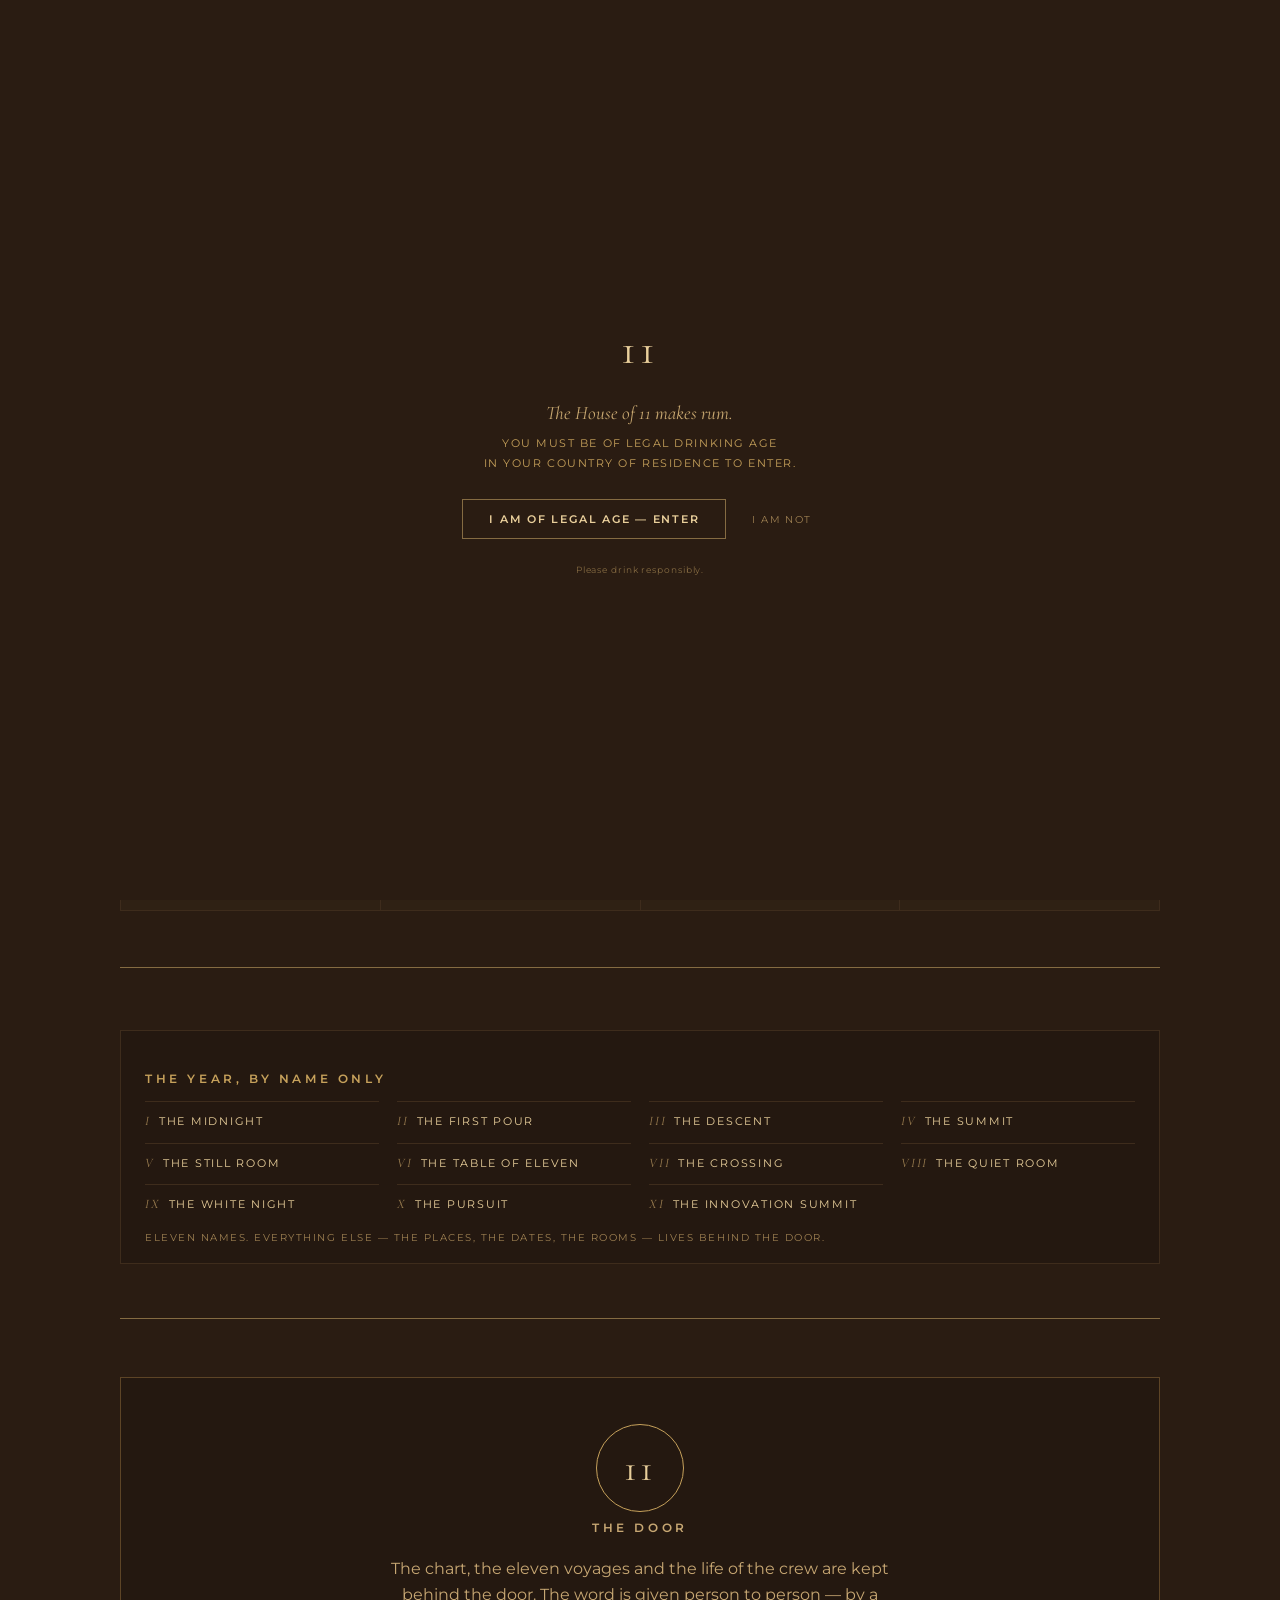
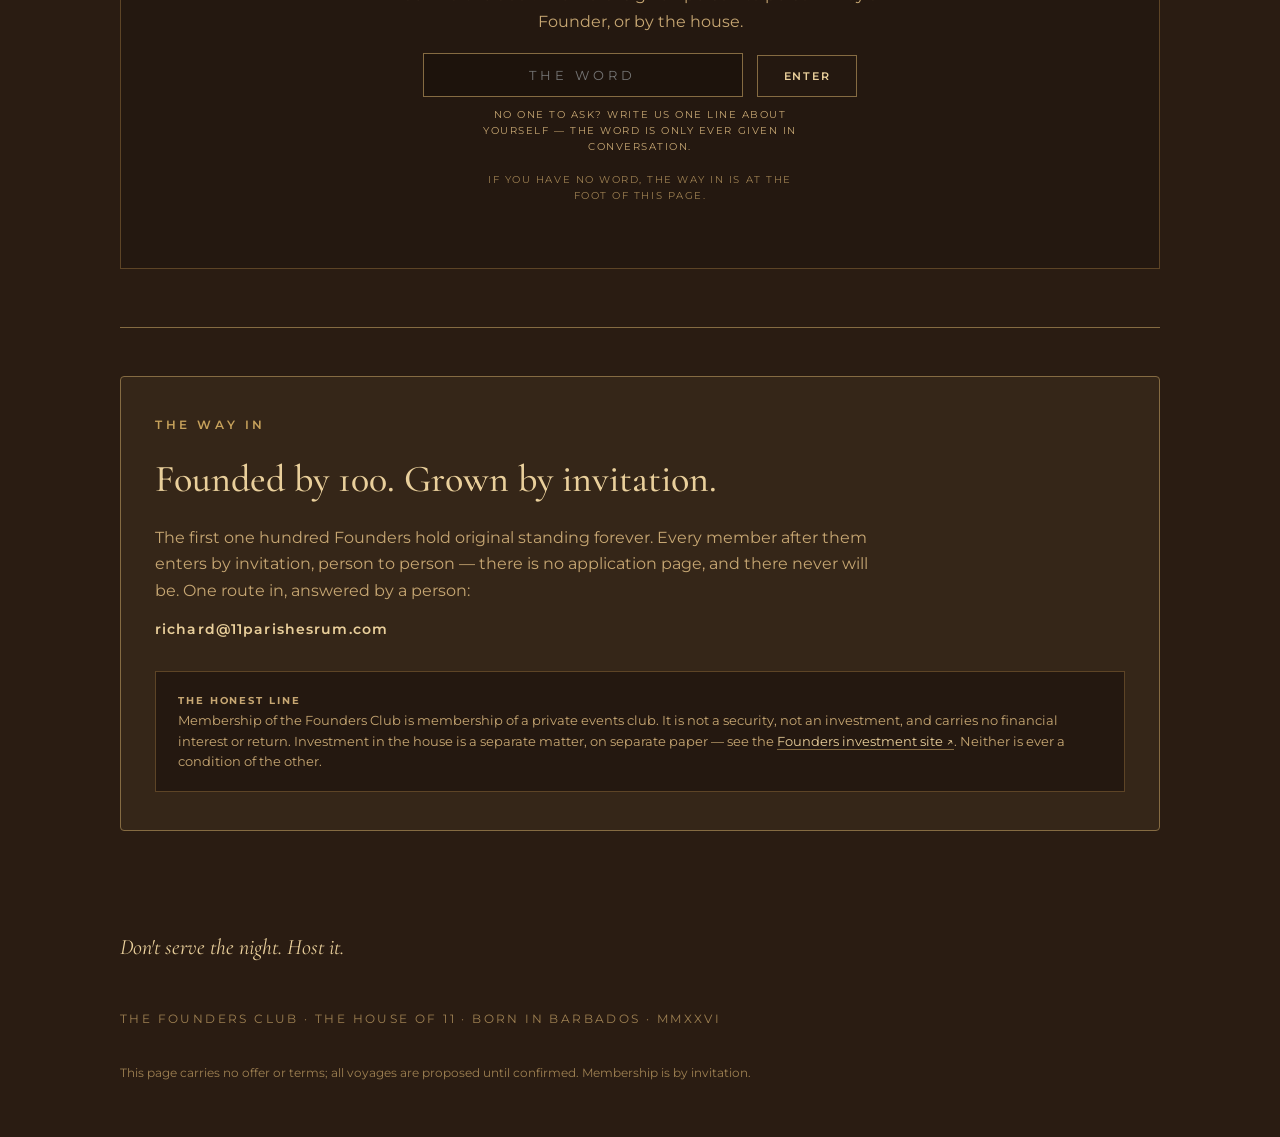
<file: events/innovation-summit.html>
<!DOCTYPE html>
<html lang="en">
<head>
<meta charset="utf-8">
<meta name="viewport" content="width=device-width, initial-scale=1, viewport-fit=cover">
<meta name="robots" content="noindex, nofollow">
<title>XI · The Innovation Summit — Barbados</title>
<link rel="stylesheet" href="https://fonts.googleapis.com/css2?family=Cormorant+Garamond:ital,wght@0,400;0,500;0,600;1,400;1,500&family=Montserrat:wght@400;500;600;700&display=swap">
<link rel="stylesheet" href="../style.css">
<style>
html.gated body{display:none;}
.ev-hero{position:relative;margin:26px 0 0;padding:72px 36px 76px;background:
  radial-gradient(1100px 480px at 70% -10%, rgba(233,207,155,.10), transparent 60%),
  radial-gradient(800px 420px at 8% 115%, rgba(90,140,160,.08), transparent 60%),
  #241810;border:1px solid #3E2C1C;}
.ev-hero .n{font-family:var(--serif);font-style:italic;font-size:30px;color:#9E8052;}
.ev-hero h1{font-size:clamp(38px,6vw,68px);line-height:1.05;margin:6px 0 14px;color:var(--display);font-weight:500;}
.ev-meta{display:flex;gap:26px;flex-wrap:wrap;font-family:var(--sans);font-size:10px;letter-spacing:.2em;text-transform:uppercase;color:var(--kick);margin:0 0 16px;}
.days{display:grid;grid-template-columns:repeat(3,1fr);gap:16px;}
.day{background:var(--panel);border:1px solid #3E2C1C;padding:22px 20px;}
.day .ord{font-family:var(--serif);font-style:italic;font-size:22px;color:#9E8052;}
.day h3{margin:6px 0 8px;font-size:19px;color:var(--display);font-family:var(--serif);font-weight:500;}
.day p{font-size:13px;color:var(--body);margin:0;line-height:1.6;}
.room{background:#241810;border:1px solid #3E2C1C;padding:26px 24px;}
.room ul{margin:10px 0 0;padding:0;list-style:none;display:grid;grid-template-columns:repeat(2,1fr);gap:12px 20px;}
.room li{border-top:1px solid var(--rule);padding-top:10px;font-size:13px;color:var(--body);}
.room li b{display:block;font-family:var(--sans);font-size:9.5px;letter-spacing:.18em;text-transform:uppercase;color:var(--kick);margin-bottom:5px;font-weight:600;}
.outcomes{background:linear-gradient(120deg,#3a2919,#2F2114 60%);border:1px solid #5d4426;padding:28px;}
.back{font-family:var(--sans);font-size:10px;letter-spacing:.18em;text-transform:uppercase;}
.back a{color:var(--kick);text-decoration:none;}
@media (max-width:880px){.days{grid-template-columns:1fr;}.room ul{grid-template-columns:1fr;}.ev-hero{padding:52px 22px 56px;}}

body{background:var(--sea);}
.ev-hero{background:radial-gradient(1100px 480px at 70% -10%, rgba(127,168,184,.08), transparent 60%),#0c1517;border-color:var(--searule);}
.day{background:var(--seapanel);border-color:var(--searule);}
.room{background:#0c1517;border-color:var(--searule);}
.outcomes{background:linear-gradient(120deg,#1b2b2e,#162426 60%);border-color:#2f4347;}
section{border-bottom-color:#22343a;}
.monument{position:absolute;right:-8px;top:-54px;font-family:var(--serif);font-size:min(44vh,330px);line-height:1;color:rgba(233,207,155,.055);pointer-events:none;user-select:none;}
.coords{font-family:var(--sans);font-size:10px;letter-spacing:.22em;color:#7FA8B8;}
</style>
<script>
document.documentElement.className='gated';
try{ if(sessionStorage.getItem('h11door')==='1'){ document.documentElement.className=''; } else { location.replace('../founders-club.html'); } }catch(e){ location.replace('../founders-club.html'); }
</script>
</head>
<body>
<div class="wrap">
  <header class="top">
    <div class="mark"><a class="eleven" href="../index.html">11</a><span class="dom">The Founders Club · Events</span></div>
    <nav class="site">
      <a href="../index.html">The House</a>
      <a href="../parishes.html">Parishes</a>
      <a class="here" href="../founders-club.html">Founders</a>
      <a href="../distillery.html">Distillery</a>
      <a href="../consultancy.html">Hospitality</a>
      <a href="../why-11.html">Why 11</a>
    </nav>
  </header>

  <div class="ev-hero">
    <span class="monument">XI</span>
    <span class="n">Voyage XI · the homecoming</span>
    <h1>The Innovation<br>Summit.</h1>
    <div class="ev-meta">
      <span>Barbados</span><span>Every November</span><span>First edition · November 2027</span><span>25–40 travellers + the island's room</span><span class="coords">13°06′N 59°37′W</span>
    </div>
    <div class="hrule"></div>
    <p class="lede">Once a year, the whole house comes home with a purpose: to put the world's ocean-energy technology, the capital that funds it, the industries that will buy its power and the Government of Barbados in one room — until the island that made the rum is powered by its own sea.</p>
  </div>

  <section>
    <p class="kicker">Why this one exists</p>
    <h2>The homecoming with a purpose</h2>
    <p style="max-width:46em">11 was founded on a promise: every glass goes home. The Innovation Summit is where the promise does its heaviest lifting — the one event each year held on the island itself, where the club's network goes to work for Barbados. The ten voyages before it build the crew; the eleventh puts the crew to use.</p>
  </section>

  <section>
    <p class="kicker">Three working days</p>
    <div class="days">
      <div class="day"><span class="ord">Day I</span><h3>The Island</h3><p>Barbados states its demand: the energy picture, the pilot sites, the policy runway. The technology companies answer with what they can deliver, and when. Working tables — no stage, no slides read aloud.</p></div>
      <div class="day"><span class="ord">Day II</span><h3>The Deals</h3><p>Offtake conversations, pilot structures, finance tables pairing funds with projects. The day ends with letters of intent drafted in the room. The summit's currency is signatures, not applause.</p></div>
      <div class="day"><span class="ord">Day III</span><h3>The Proof</h3><p>The coast, the proposed sites, the distillery plan, the university's work — closed with a Barbados evening only a rum house can host. The room leaves as advocates.</p></div>
    </div>
  </section>

  <section>
    <div class="room">
      <p class="kicker">The room we are building</p>
      <h2>Who sits at the table</h2>
      <ul>
        <li><b>Ocean energy</b>The wave and ocean-thermal companies already working toward island-scale power — including those with existing Barbados agreements.</li>
        <li><b>Government &amp; island</b>The island's development and energy institutions, ministries and utility — the hosts of the demand.</li>
        <li><b>Capital</b>Founders Club members, climate and infrastructure funds, development finance — the people who can say yes in the room.</li>
        <li><b>Science &amp; demand</b>The university's island-energy research, and the industrial offtakers — our distillery first among them — whose commitments make pilots bankable.</li>
      </ul>
      <p class="smallnote" style="margin-top:14px">The roster is in formation. No participant is announced until confirmed — names are spoken to members, never printed.</p>
    </div>
  </section>

  <section class="last">
    <div class="outcomes">
      <p class="kicker">What success means, in writing</p>
      <h2>The island keeps the score.</h2>
      <p>Anchor-customer letters of intent between island offtakers and ocean-energy developers · a standing compact that reconvenes every November, progress reviewed in person · a funding table matched to the pilot pipeline · and the story, told on every bottle and in every bar we reach: the island that taught the world to turn cane into gold, learning to turn waves into power.</p>
      <p class="back" style="margin-top:16px"><a href="../founders-club.html">← Back to the eleven</a></p>
    </div>
  </section>

  <footer>
    <p class="line">Every glass goes home.</p>
    <p class="small">The Founders Club · The House of 11 · Born in Barbados · MMXXVI</p>
    <p class="note">Member page — not for circulation. This page describes an event in development; no partnership, participant or outcome is claimed until confirmed. No offer, no terms.</p>
  </footer>
</div>
</body>
</html>
</file>
<file: style.css>
/* 11 house — shared estate styles. One dark-rum world. */
:root{
  --rum:#2A1C12; --panel:#352618; --panel-2:#3E2C1C;
  --display:#E9CF9B; --body:#C7A773; --kicker:#C6A15B; --quiet:#9E8052; --rule:#856B42;
  --serif:'Cormorant Garamond', Georgia, serif; --sans:Montserrat, Arial, sans-serif;
  color-scheme: dark;
}
*{box-sizing:border-box;}
body{margin:0; background:var(--rum); color:var(--body); font-family:var(--sans); font-size:16px; line-height:1.65;
  padding-left:max(16px, env(safe-area-inset-left, 0px)); padding-right:max(16px, env(safe-area-inset-right, 0px));}
img{max-width:100%;}
.wrap{max-width:1040px; margin:0 auto;}
a{color:var(--display); text-decoration:none; border-bottom:1px solid var(--rule);}
a:hover{border-bottom-color:var(--display);}
a:focus-visible{outline:2px solid var(--kicker); outline-offset:3px;}
h1,h2,h3{font-family:var(--serif); font-weight:500; color:var(--display); text-wrap:balance; margin:0;}
.kicker{font-size:12px; font-weight:600; letter-spacing:.3em; text-transform:uppercase; color:var(--kicker);}

/* masthead + nav */
header.top{display:flex; align-items:center; justify-content:space-between; gap:14px; padding-block:20px; border-bottom:1px solid var(--rule); flex-wrap:wrap;}
.mark{display:flex; align-items:baseline; gap:12px;}
.mark a.eleven{font-family:var(--serif); font-size:30px; font-weight:600; color:var(--display); border-bottom:none;}
.mark .dom{font-size:11px; letter-spacing:.24em; color:var(--quiet); text-transform:uppercase;}
nav.site{display:flex; gap:18px; flex-wrap:wrap; align-items:center;}
nav.site a{font-size:12px; font-weight:600; letter-spacing:.16em; text-transform:uppercase; color:var(--body); border-bottom:none; padding-bottom:2px;}
nav.site a:hover{color:var(--display);}
nav.site a.here{color:var(--display); border-bottom:1px solid var(--kicker);}
.test{font-size:10px; font-weight:700; letter-spacing:.2em; text-transform:uppercase; color:var(--rum); background:var(--kicker); padding:4px 9px; border-radius:2px; white-space:nowrap;}

/* hero */
.hero{padding-block:64px 52px; border-bottom:1px solid var(--rule); display:flex; flex-direction:column; gap:22px;}
.hero .pre{font-family:var(--serif); font-style:italic; font-size:20px; color:var(--kicker); margin:0;}
.hero h1{font-size:clamp(46px, 7vw, 78px); line-height:1.04;}
.hero .hrule{width:96px; height:2px; background:var(--rule);}
.hero p.lede{font-family:var(--serif); font-style:italic; font-size:19px; line-height:1.55; margin:0; max-width:44em;}
.hero .coming{font-size:12px; font-weight:600; letter-spacing:.22em; text-transform:uppercase; color:var(--quiet);}

/* sections */
section{padding-block:48px; border-bottom:1px solid var(--rule); display:flex; flex-direction:column; gap:20px;}
section.last{border-bottom:none;}
.lede{margin:0; max-width:44em;}
.cols{display:grid; grid-template-columns:repeat(3, 1fr); gap:22px;}
.cols.four{grid-template-columns:repeat(4, 1fr);}
.cols.two{grid-template-columns:repeat(2, 1fr);}
@media (max-width: 880px){ .cols, .cols.two{grid-template-columns:1fr;} .cols.four{grid-template-columns:1fr 1fr;} }
@media (max-width: 500px){ .cols.four{grid-template-columns:1fr;} }
.col{border-top:1px solid var(--rule); padding-top:14px; display:flex; flex-direction:column; gap:8px; min-width:0;}
.col h3{font-size:19px; font-style:italic;}
.col .tag{font-size:11px; font-weight:600; letter-spacing:.2em; text-transform:uppercase; color:var(--kicker);}
.col p{margin:0; font-size:14.5px;}

/* cards */
.cards{display:grid; grid-template-columns:repeat(3, 1fr); gap:22px;}
@media (max-width: 880px){ .cards{grid-template-columns:1fr;} }
.card{background:var(--panel); border:1px solid var(--rule); border-radius:4px; padding:28px 26px; display:flex; flex-direction:column; gap:12px; min-width:0;}
.card .ord{font-size:11px; font-weight:600; letter-spacing:.22em; text-transform:uppercase; color:var(--kicker);}
.card h3{font-size:27px;}
.card .abv{font-size:12px; letter-spacing:.18em; text-transform:uppercase; color:var(--quiet);}
.card p{margin:0; font-size:14.5px;}
.card ul{margin:0; padding:0; list-style:none; display:flex; flex-direction:column; gap:6px; font-size:14px;}
.card ul li{padding-left:15px; position:relative;}
.card ul li::before{content:"·"; position:absolute; left:2px; color:var(--kicker);}
.card .cta{margin-top:auto; padding-top:12px; border-top:1px solid var(--rule); font-size:12.5px; letter-spacing:.14em; text-transform:uppercase; font-weight:600;}
.card .cta a{border-bottom:none;}
.card .cta a::after{content:" →";}

/* discipline list */
.disc{display:grid; grid-template-columns:1fr 1fr; gap:8px 36px; margin:0; padding:0; list-style:none; font-size:15px; max-width:56em;}
@media (max-width: 700px){ .disc{grid-template-columns:1fr;} }
.disc li{padding-left:0; display:flex; gap:12px; align-items:baseline;}
.disc li b{font-family:var(--serif); color:var(--kicker); font-weight:500; min-width:1.6em;}

/* band */
.band{background:var(--panel); border:1px solid var(--rule); border-radius:4px; padding:38px 34px; display:flex; flex-direction:column; gap:14px;}
.band h2{font-size:clamp(28px, 4vw, 38px);}
.band p{margin:0; max-width:46em;}
.band .mail{font-size:14px; letter-spacing:.08em; color:var(--display); font-weight:600;}
.reserve{font-family:var(--serif); font-style:italic; font-size:18px; color:var(--quiet); margin:0;}
.smallnote{font-size:12px; color:var(--quiet); margin:0;}

/* imagery — from the working wall */
.ph{width:100%; display:block; border:1px solid var(--rule); border-radius:4px;}
.banner{width:100%; display:block; border:1px solid var(--rule); border-radius:4px;}
.card img.ph{height:200px; object-fit:cover;}
.card img.ph.black{object-position:88% center;}
.col img.ph{height:210px; object-fit:cover;}

/* footer */
footer{padding-block:28px 42px; display:flex; flex-direction:column; gap:10px;}
footer .line{font-family:var(--serif); font-style:italic; font-size:22px; color:var(--display);}
footer .small{font-size:12px; letter-spacing:.2em; text-transform:uppercase; color:var(--quiet);}
footer .note{font-size:12px; color:var(--quiet);}
footer .note b{color:var(--kicker); font-weight:600;}

/* Mobile legibility — site review item 29 (Richard, 6 Nov) */
@media (max-width: 600px){
  .smallnote{font-size:12px; line-height:1.6;}
  .note{font-size:11px; line-height:1.6;}
  .lede{font-size:16px; line-height:1.65;}
  .kicker{font-size:11px;}
}

/* ============================================================
   V4 — THE CAPTAIN'S CHART
   Two worlds, one gold. Treasure materials, never costume.
   ============================================================ */
:root{
  --sea:#0F1A1C; --seapanel:#162426; --searule:#2a3b3e; --wake:#7FA8B8;
}

/* paper grain — the chart, not cardboard (2–3%) */
.grain{position:relative;}
.grain::before{content:""; position:absolute; inset:0; pointer-events:none; opacity:.028; mix-blend-mode:overlay;
  background-image:repeating-linear-gradient(0deg, #fff 0 1px, transparent 1px 3px),
                   repeating-linear-gradient(90deg, #fff 0 2px, transparent 2px 5px);}

/* the gold line draws itself — once per page */
.drawline{position:relative; overflow:hidden; background:none !important;}
.drawline::after{content:""; position:absolute; inset:0; background:var(--rule); transform:scaleX(0); transform-origin:left center; animation:draw 1.6s ease-out .3s forwards;}
@keyframes draw{to{transform:scaleX(1);}}

/* the horizon hero — home */
.horizon{position:relative; margin:26px 0 0; padding:110px 36px 96px; border:1px solid var(--panel-2);
  background:radial-gradient(130% 95% at 50% 118%, #3a2a18 0%, #241810 46%, #150e08 100%);}
.horizon .sealine{position:absolute; left:0; right:0; top:34%; height:1px;}
.horizon .sealine::after{content:""; position:absolute; inset:0; background:rgba(233,207,155,.38); transform:scaleX(0); transform-origin:left center; animation:draw 2.2s ease-out .2s forwards;}
.horizon .lamp{position:absolute; left:61%; top:calc(34% - 2.5px); width:5px; height:5px; border-radius:50%; background:var(--display);
  box-shadow:0 0 14px 4px rgba(233,207,155,.55); opacity:0; animation:lampup 1.2s ease-out 2s forwards;}
@keyframes lampup{to{opacity:1;}}
.horizon .pre{font-family:var(--sans); font-size:11px; font-weight:600; letter-spacing:.3em; text-transform:uppercase; color:var(--kicker); font-style:normal;}
.horizon h1{font-size:clamp(46px, 7vw, 82px); line-height:1.03; margin:10px 0 16px;}
.horizon p.lede{font-family:var(--serif); font-style:italic; font-size:19px; line-height:1.55; margin:0; max-width:34em; color:var(--body);}

/* the doors as chart quadrants */
.doorsgrid{position:relative;}
.doorsgrid::before{content:""; position:absolute; left:50%; top:0; bottom:0; border-left:1px solid rgba(127,168,184,.22); pointer-events:none;}
@media (max-width:880px){ .doorsgrid::before{display:none;} }
.card{position:relative; overflow:hidden;}
.card .monu{position:absolute; right:6px; top:-28px; font-family:var(--serif); font-size:110px; line-height:1; color:rgba(233,207,155,.07); pointer-events:none; user-select:none;}
.card:hover{border-color:var(--kicker);}
.card:hover h3 a{color:var(--display);}

/* numeral as monument — voyage pages & cards */
.monument{position:absolute; right:-10px; top:-40px; font-family:var(--serif); font-size:min(40vh, 320px); line-height:1; color:rgba(233,207,155,.06); pointer-events:none; user-select:none; z-index:0;}

/* coordinates as jewellery */
.coords{font-family:var(--sans); font-size:10px; letter-spacing:.22em; color:var(--wake); text-transform:uppercase;}

/* the sea — member world */
.sea-world{background:var(--sea) !important;}
.sea-world .panelled, .sea-world .voy{background:var(--seapanel); border-color:var(--searule);}
.lampup-transition{transition:background-color .6s ease;}

/* the quiet form — one hand to shake per journey */
.quiet{border:1px solid var(--panel-2); background:var(--panel); border-radius:4px; padding:26px 26px; display:flex; flex-direction:column; gap:10px;}
.quiet .q-k{font-family:var(--sans); font-size:10.5px; font-weight:600; letter-spacing:.24em; text-transform:uppercase; color:var(--kicker); margin:0;}
.quiet h3{font-size:24px; margin:0;}
.quiet p{margin:0; font-size:14px; max-width:44em;}
.quiet .row{display:flex; gap:10px; flex-wrap:wrap; margin-top:6px;}
.quiet input{flex:1 1 220px; background:transparent; border:1px solid var(--rule); color:var(--display); font-family:var(--sans); font-size:14px; padding:12px 14px; min-height:46px;}
.quiet input::placeholder{color:var(--quiet);}
.quiet button, .quiet .go{background:none; border:1px solid var(--rule); color:var(--display); font-family:var(--sans); font-size:11px; letter-spacing:.18em; text-transform:uppercase; font-weight:600; padding:12px 24px; min-height:46px; cursor:pointer;}
.quiet button:hover, .quiet .go:hover{border-color:var(--kicker);}
.quiet .small{font-size:11.5px; color:var(--quiet);}

/* craft floor — tap targets (UX pass P2) */
@media (max-width:700px){
  nav.site{gap:6px 14px;}
  nav.site a{padding:10px 4px; font-size:12px;}
  footer a, .cta a{padding-block:8px; display:inline-block;}
}
/* craft floor — contrast lift for the quietest gold at small sizes (UX pass P3) */
@media (max-width:700px){
  .smallnote, footer .note, .card .abv{color:#B08F5F;}
}
/* craft floor — reduced motion: the route simply exists, already drawn */
@media (prefers-reduced-motion: reduce){
  .drawline::after, .horizon .sealine::after{animation:none; transform:scaleX(1);}
  .horizon .lamp{animation:none; opacity:1;}
  .lampup-transition{transition:none;}
  .chartdraw{animation:none !important; stroke-dashoffset:0 !important;}
}
/* the living chart — routes draw once */
.chartdraw{stroke-dasharray:1200; stroke-dashoffset:1200; animation:chart 3s ease-out .4s forwards;}
@keyframes chart{to{stroke-dashoffset:0;}}

/* the secret door — the lamp, bottom right; follow it to the harbour */
.lampdoor{position:fixed;right:18px;bottom:18px;z-index:50;width:38px;height:38px;display:flex;align-items:center;justify-content:center;opacity:.4;transition:opacity .35s;border-bottom:none;}
.lampdoor:hover,.lampdoor:focus-visible{opacity:1;}
.lampdoor .dot{width:6px;height:6px;border-radius:50%;background:var(--display);box-shadow:0 0 11px 3px rgba(233,207,155,.5);}
.lampdoor .lbl{position:absolute;right:42px;white-space:nowrap;font-family:var(--sans);font-size:9px;letter-spacing:.24em;color:var(--kick);text-transform:uppercase;opacity:0;transition:opacity .35s;}
.lampdoor:hover .lbl,.lampdoor:focus-visible .lbl{opacity:1;}
@media (max-width:700px){.lampdoor{right:10px;bottom:10px;}}
</file>
